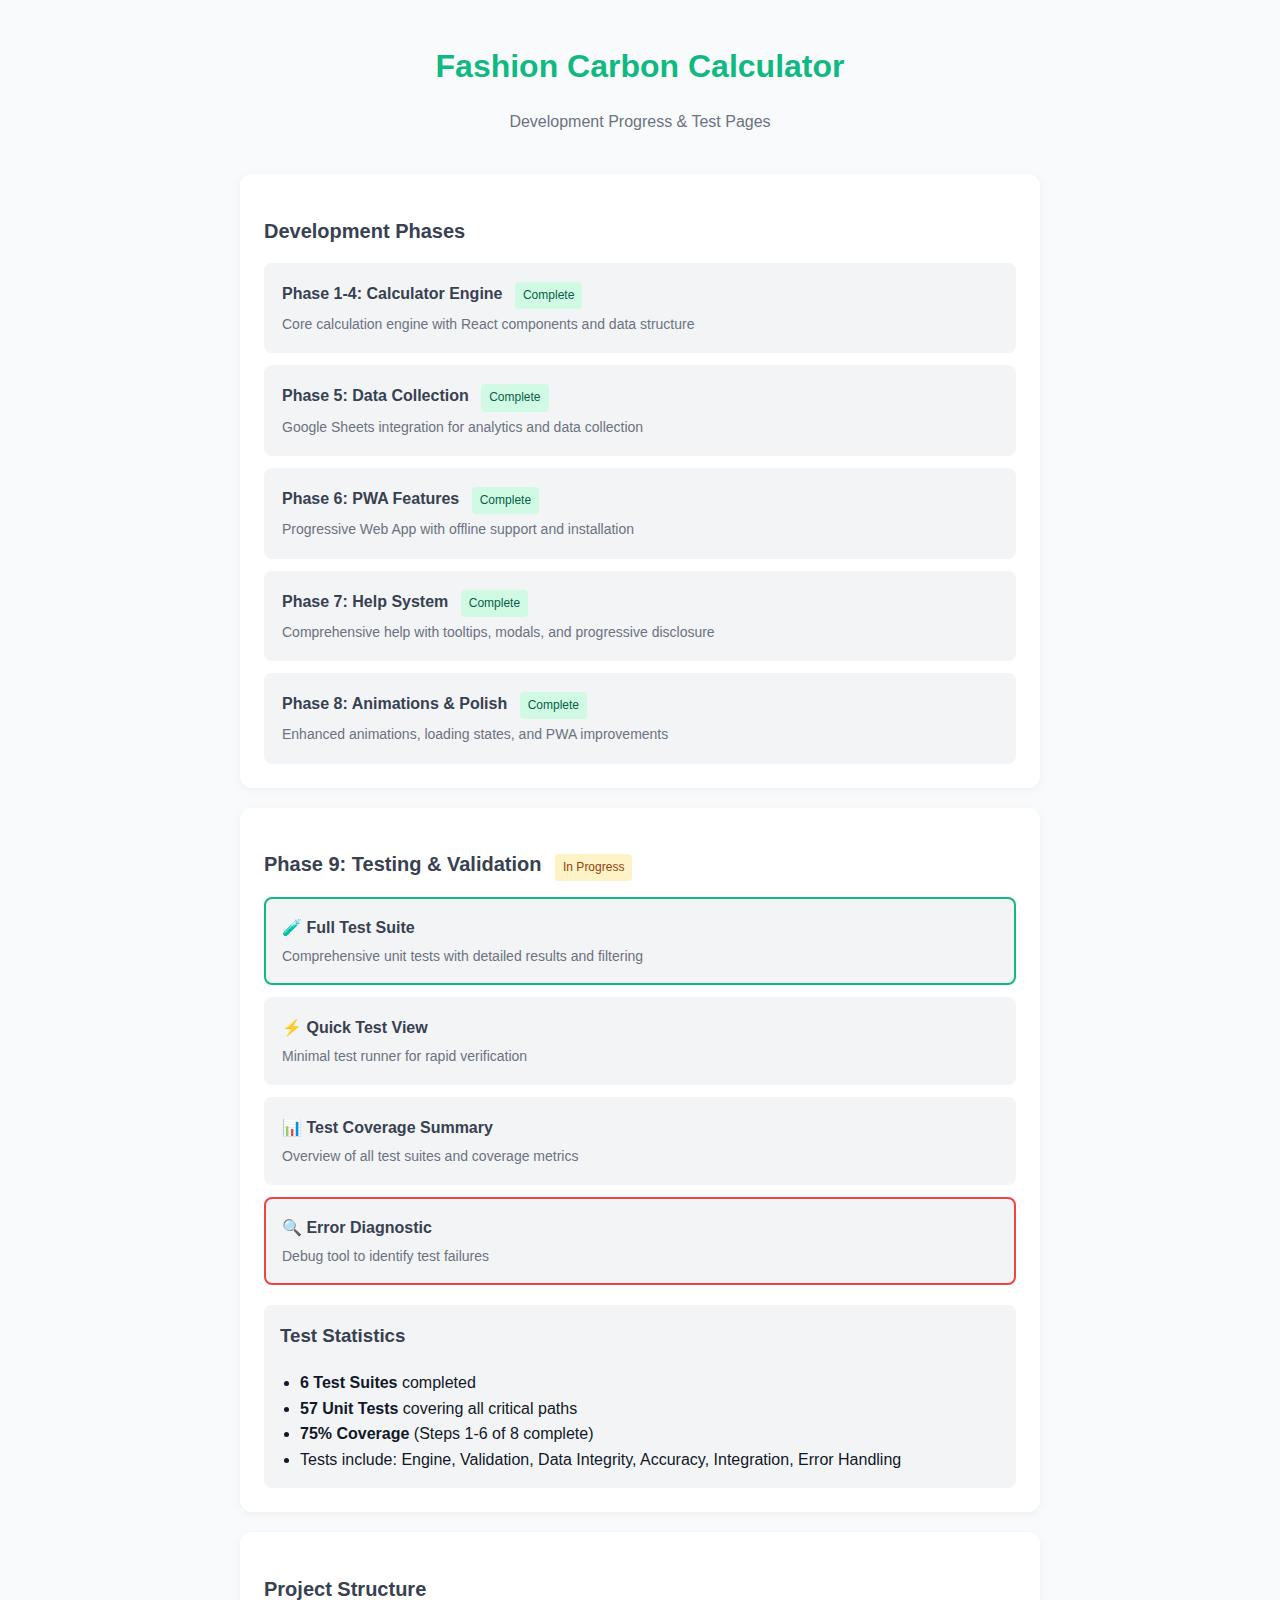
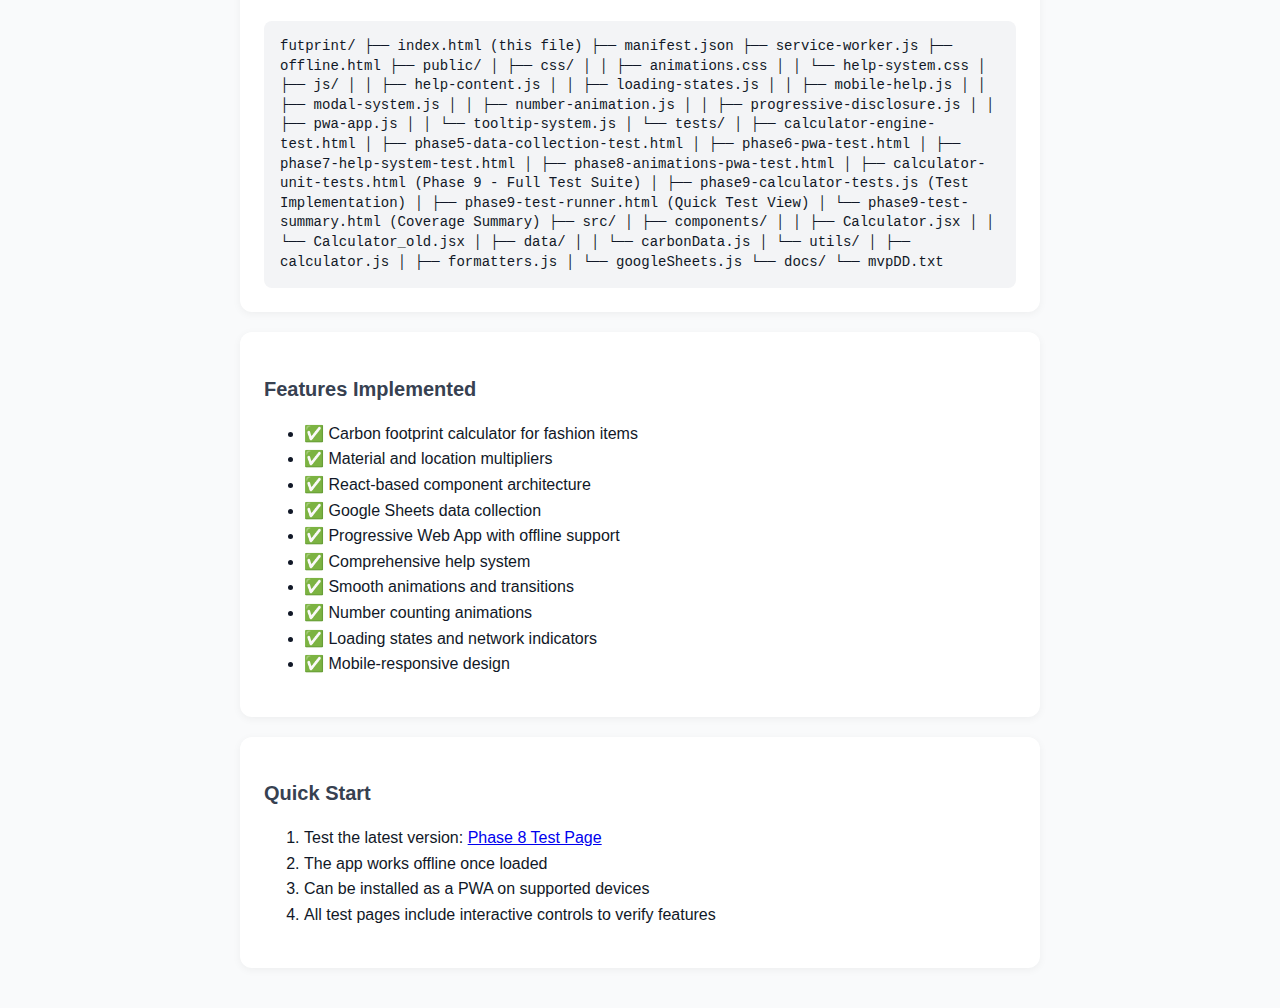
<file: index.html>
<!DOCTYPE html>
<html lang="en">
<head>
    <meta charset="UTF-8">
    <meta name="viewport" content="width=device-width, initial-scale=1.0">
    <title>Fashion Carbon Calculator - Development</title>
    <link rel="manifest" href="manifest.json">
    <meta name="theme-color" content="#10B981">
    
    <style>
        body {
            font-family: -apple-system, BlinkMacSystemFont, 'Segoe UI', Roboto, sans-serif;
            background: #F9FAFB;
            color: #111827;
            line-height: 1.6;
            margin: 0;
            padding: 20px;
        }
        
        .container {
            max-width: 800px;
            margin: 0 auto;
        }
        
        h1 {
            color: #10B981;
            text-align: center;
            margin-bottom: 10px;
        }
        
        .subtitle {
            text-align: center;
            color: #6B7280;
            margin-bottom: 40px;
        }
        
        .section {
            background: white;
            border-radius: 12px;
            padding: 24px;
            margin-bottom: 20px;
            box-shadow: 0 2px 8px rgba(0, 0, 0, 0.05);
        }
        
        h2 {
            color: #374151;
            font-size: 20px;
            margin-bottom: 16px;
        }
        
        .test-grid {
            display: grid;
            gap: 12px;
        }
        
        .test-link {
            display: block;
            padding: 16px;
            background: #F3F4F6;
            border-radius: 8px;
            text-decoration: none;
            color: #374151;
            transition: all 0.2s;
            border: 2px solid transparent;
        }
        
        .test-link:hover {
            background: #E5E7EB;
            border-color: #10B981;
            transform: translateY(-2px);
        }
        
        .test-title {
            font-weight: 600;
            margin-bottom: 4px;
        }
        
        .test-desc {
            font-size: 14px;
            color: #6B7280;
        }
        
        .directory-structure {
            background: #F3F4F6;
            padding: 16px;
            border-radius: 8px;
            font-family: 'Courier New', monospace;
            font-size: 14px;
            line-height: 1.4;
        }
        
        .status {
            display: inline-block;
            padding: 4px 8px;
            border-radius: 4px;
            font-size: 12px;
            font-weight: 500;
            margin-left: 8px;
        }
        
        .status.complete {
            background: #D1FAE5;
            color: #065F46;
        }
        
        .status.in-progress {
            background: #FEF3C7;
            color: #92400E;
        }
    </style>
</head>
<body>
    <div class="container">
        <h1>Fashion Carbon Calculator</h1>
        <p class="subtitle">Development Progress & Test Pages</p>
        
        <div class="section">
            <h2>Development Phases</h2>
            <div class="test-grid">
                <a href="public/tests/calculator-engine-test.html" class="test-link">
                    <div class="test-title">Phase 1-4: Calculator Engine <span class="status complete">Complete</span></div>
                    <div class="test-desc">Core calculation engine with React components and data structure</div>
                </a>
                
                <a href="public/tests/phase5-data-collection-test.html" class="test-link">
                    <div class="test-title">Phase 5: Data Collection <span class="status complete">Complete</span></div>
                    <div class="test-desc">Google Sheets integration for analytics and data collection</div>
                </a>
                
                <a href="public/tests/phase6-pwa-test.html" class="test-link">
                    <div class="test-title">Phase 6: PWA Features <span class="status complete">Complete</span></div>
                    <div class="test-desc">Progressive Web App with offline support and installation</div>
                </a>
                
                <a href="public/tests/phase7-help-system-test.html" class="test-link">
                    <div class="test-title">Phase 7: Help System <span class="status complete">Complete</span></div>
                    <div class="test-desc">Comprehensive help with tooltips, modals, and progressive disclosure</div>
                </a>
                
                <a href="public/tests/phase8-animations-pwa-test.html" class="test-link">
                    <div class="test-title">Phase 8: Animations & Polish <span class="status complete">Complete</span></div>
                    <div class="test-desc">Enhanced animations, loading states, and PWA improvements</div>
                </a>
            </div>
        </div>
        
        <div class="section">
            <h2>Phase 9: Testing & Validation <span class="status in-progress">In Progress</span></h2>
            <div class="test-grid">
                <a href="public/tests/calculator-unit-tests.html" class="test-link" style="border: 2px solid #10B981;">
                    <div class="test-title">🧪 Full Test Suite</div>
                    <div class="test-desc">Comprehensive unit tests with detailed results and filtering</div>
                </a>
                
                <a href="public/tests/phase9-test-runner.html" class="test-link">
                    <div class="test-title">⚡ Quick Test View</div>
                    <div class="test-desc">Minimal test runner for rapid verification</div>
                </a>
                
                <a href="public/tests/phase9-test-summary.html" class="test-link">
                    <div class="test-title">📊 Test Coverage Summary</div>
                    <div class="test-desc">Overview of all test suites and coverage metrics</div>
                </a>
                
                <a href="public/tests/phase9-error-diagnostic.html" class="test-link" style="border: 2px solid #EF4444;">
                    <div class="test-title">🔍 Error Diagnostic</div>
                    <div class="test-desc">Debug tool to identify test failures</div>
                </a>
            </div>
            
            <div style="margin-top: 20px; padding: 16px; background: #F3F4F6; border-radius: 8px;">
                <h3 style="margin-top: 0; color: #374151;">Test Statistics</h3>
                <ul style="margin: 0; padding-left: 20px;">
                    <li><strong>6 Test Suites</strong> completed</li>
                    <li><strong>57 Unit Tests</strong> covering all critical paths</li>
                    <li><strong>75% Coverage</strong> (Steps 1-6 of 8 complete)</li>
                    <li>Tests include: Engine, Validation, Data Integrity, Accuracy, Integration, Error Handling</li>
                </ul>
            </div>
        </div>
        
        <div class="section">
            <h2>Project Structure</h2>
            <div class="directory-structure">
futprint/
├── index.html (this file)
├── manifest.json
├── service-worker.js
├── offline.html
├── public/
│   ├── css/
│   │   ├── animations.css
│   │   └── help-system.css
│   ├── js/
│   │   ├── help-content.js
│   │   ├── loading-states.js
│   │   ├── mobile-help.js
│   │   ├── modal-system.js
│   │   ├── number-animation.js
│   │   ├── progressive-disclosure.js
│   │   ├── pwa-app.js
│   │   └── tooltip-system.js
│   └── tests/
│       ├── calculator-engine-test.html
│       ├── phase5-data-collection-test.html
│       ├── phase6-pwa-test.html
│       ├── phase7-help-system-test.html
│       ├── phase8-animations-pwa-test.html
│       ├── calculator-unit-tests.html (Phase 9 - Full Test Suite)
│       ├── phase9-calculator-tests.js (Test Implementation)
│       ├── phase9-test-runner.html (Quick Test View)
│       └── phase9-test-summary.html (Coverage Summary)
├── src/
│   ├── components/
│   │   ├── Calculator.jsx
│   │   └── Calculator_old.jsx
│   ├── data/
│   │   └── carbonData.js
│   └── utils/
│       ├── calculator.js
│       ├── formatters.js
│       └── googleSheets.js
└── docs/
    └── mvpDD.txt
            </div>
        </div>
        
        <div class="section">
            <h2>Features Implemented</h2>
            <ul>
                <li>✅ Carbon footprint calculator for fashion items</li>
                <li>✅ Material and location multipliers</li>
                <li>✅ React-based component architecture</li>
                <li>✅ Google Sheets data collection</li>
                <li>✅ Progressive Web App with offline support</li>
                <li>✅ Comprehensive help system</li>
                <li>✅ Smooth animations and transitions</li>
                <li>✅ Number counting animations</li>
                <li>✅ Loading states and network indicators</li>
                <li>✅ Mobile-responsive design</li>
            </ul>
        </div>
        
        <div class="section">
            <h2>Quick Start</h2>
            <ol>
                <li>Test the latest version: <a href="public/tests/phase8-animations-pwa-test.html">Phase 8 Test Page</a></li>
                <li>The app works offline once loaded</li>
                <li>Can be installed as a PWA on supported devices</li>
                <li>All test pages include interactive controls to verify features</li>
            </ol>
        </div>
    </div>
    
    <script>
        // Register service worker
        if ('serviceWorker' in navigator) {
            navigator.serviceWorker.register('/service-worker.js')
                .then(reg => console.log('Service Worker registered'))
                .catch(err => console.log('Service Worker registration failed:', err));
        }
    </script>
</body>
</html>
</file>
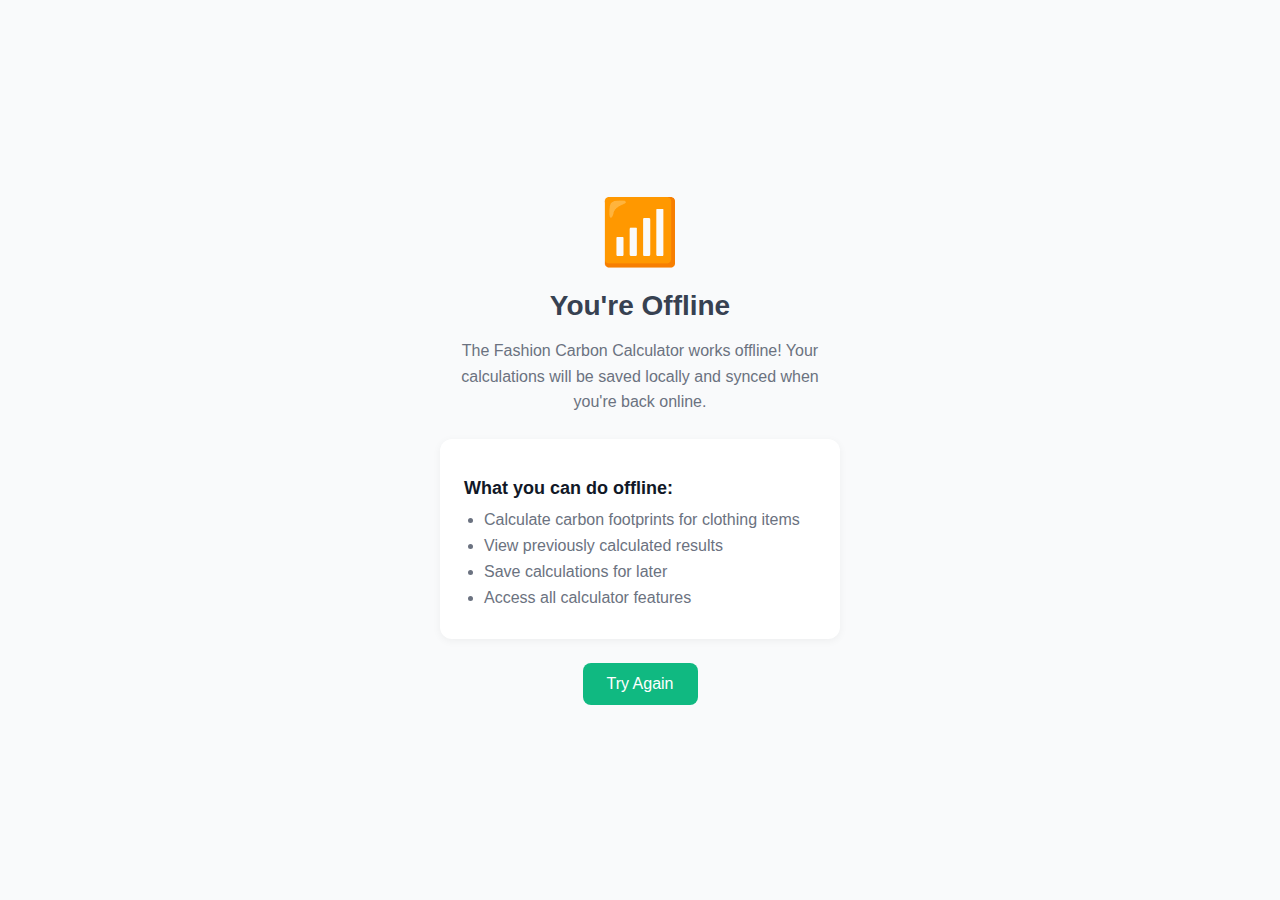
<file: offline.html>
<!DOCTYPE html>
<html lang="en">
<head>
    <meta charset="UTF-8">
    <meta name="viewport" content="width=device-width, initial-scale=1.0">
    <title>Offline - Fashion Carbon Calculator</title>
    <style>
        body {
            font-family: -apple-system, BlinkMacSystemFont, 'Segoe UI', Roboto, sans-serif;
            background: #F9FAFB;
            color: #111827;
            margin: 0;
            padding: 0;
            display: flex;
            align-items: center;
            justify-content: center;
            min-height: 100vh;
            text-align: center;
        }
        
        .offline-container {
            max-width: 400px;
            padding: 40px 20px;
        }
        
        .offline-icon {
            font-size: 64px;
            margin-bottom: 20px;
        }
        
        h1 {
            font-size: 28px;
            margin-bottom: 16px;
            color: #374151;
        }
        
        p {
            font-size: 16px;
            color: #6B7280;
            line-height: 1.6;
            margin-bottom: 24px;
        }
        
        .offline-features {
            background: white;
            border-radius: 12px;
            padding: 24px;
            box-shadow: 0 2px 8px rgba(0, 0, 0, 0.05);
            text-align: left;
        }
        
        .offline-features h2 {
            font-size: 18px;
            margin-bottom: 12px;
            color: #111827;
        }
        
        .offline-features ul {
            margin: 0;
            padding-left: 20px;
        }
        
        .offline-features li {
            margin-bottom: 8px;
            color: #6B7280;
        }
        
        .retry-button {
            display: inline-block;
            margin-top: 24px;
            padding: 12px 24px;
            background: #10B981;
            color: white;
            text-decoration: none;
            border-radius: 8px;
            font-weight: 500;
            transition: background 0.2s;
        }
        
        .retry-button:hover {
            background: #059669;
        }
    </style>
</head>
<body>
    <div class="offline-container">
        <div class="offline-icon">📶</div>
        <h1>You're Offline</h1>
        <p>The Fashion Carbon Calculator works offline! Your calculations will be saved locally and synced when you're back online.</p>
        
        <div class="offline-features">
            <h2>What you can do offline:</h2>
            <ul>
                <li>Calculate carbon footprints for clothing items</li>
                <li>View previously calculated results</li>
                <li>Save calculations for later</li>
                <li>Access all calculator features</li>
            </ul>
        </div>
        
        <a href="/" class="retry-button">Try Again</a>
    </div>
</body>
</html>
</file>
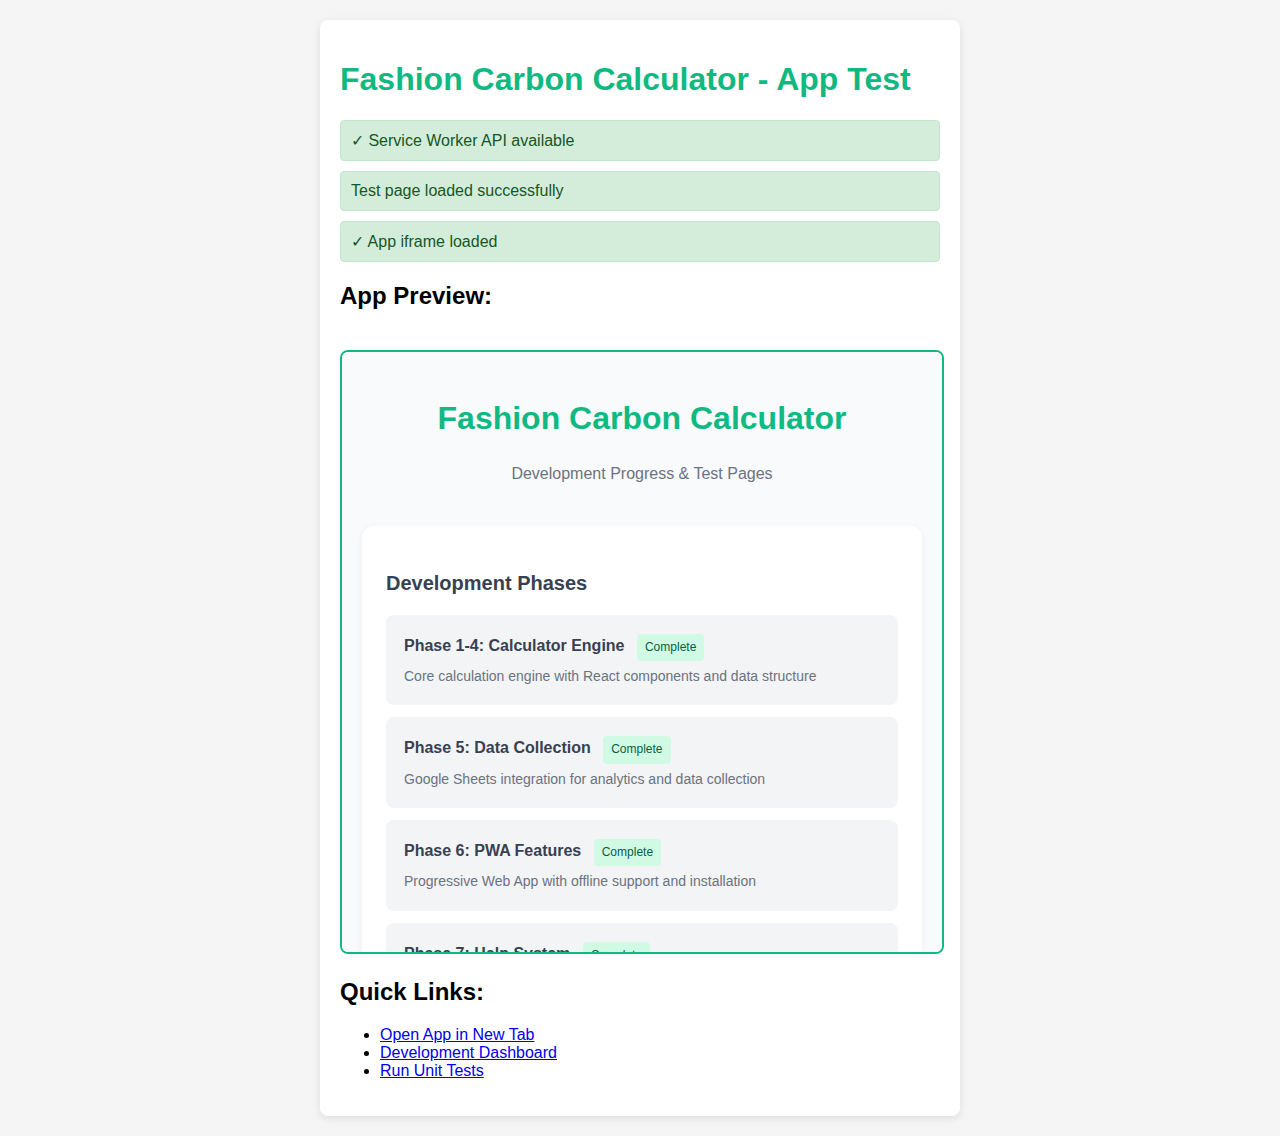
<file: test-app.html>
<!DOCTYPE html>
<html lang="en">
<head>
    <meta charset="UTF-8">
    <meta name="viewport" content="width=device-width, initial-scale=1.0">
    <title>Test Fashion Carbon Calculator</title>
    <style>
        body {
            font-family: -apple-system, BlinkMacSystemFont, 'Segoe UI', Roboto, sans-serif;
            margin: 20px;
            background: #f5f5f5;
        }
        .test-container {
            max-width: 600px;
            margin: 0 auto;
            background: white;
            padding: 20px;
            border-radius: 8px;
            box-shadow: 0 2px 8px rgba(0,0,0,0.1);
        }
        h1 {
            color: #10B981;
        }
        .status {
            padding: 10px;
            margin: 10px 0;
            border-radius: 4px;
        }
        .success {
            background: #d4edda;
            color: #155724;
            border: 1px solid #c3e6cb;
        }
        .error {
            background: #f8d7da;
            color: #721c24;
            border: 1px solid #f5c6cb;
        }
        .info {
            background: #d1ecf1;
            color: #0c5460;
            border: 1px solid #bee5eb;
        }
        iframe {
            width: 100%;
            height: 600px;
            border: 2px solid #10B981;
            border-radius: 8px;
            margin-top: 20px;
        }
    </style>
</head>
<body>
    <div class="test-container">
        <h1>Fashion Carbon Calculator - App Test</h1>
        
        <div id="status-container">
            <div class="status info">Loading test status...</div>
        </div>
        
        <h2>App Preview:</h2>
        <iframe src="index.html" id="app-frame"></iframe>
        
        <h2>Quick Links:</h2>
        <ul>
            <li><a href="index.html" target="_blank">Open App in New Tab</a></li>
            <li><a href="index-dev.html">Development Dashboard</a></li>
            <li><a href="public/tests/calculator-unit-tests.html">Run Unit Tests</a></li>
        </ul>
    </div>
    
    <script>
        const statusContainer = document.getElementById('status-container');
        const appFrame = document.getElementById('app-frame');
        
        function addStatus(message, type) {
            const div = document.createElement('div');
            div.className = `status ${type}`;
            div.textContent = message;
            statusContainer.appendChild(div);
        }
        
        // Clear initial status
        statusContainer.innerHTML = '';
        
        // Check service worker
        if ('serviceWorker' in navigator) {
            addStatus('✓ Service Worker API available', 'success');
        } else {
            addStatus('✗ Service Worker API not available', 'error');
        }
        
        // Check React
        try {
            if (window.React) {
                addStatus('✓ React loaded', 'success');
            }
        } catch (e) {
            addStatus('✗ React not loaded in parent frame', 'info');
        }
        
        // Monitor iframe load
        appFrame.addEventListener('load', () => {
            addStatus('✓ App iframe loaded', 'success');
            
            // Try to access iframe content (might fail due to same-origin policy)
            try {
                const iframeDoc = appFrame.contentDocument || appFrame.contentWindow.document;
                const root = iframeDoc.getElementById('root');
                if (root && root.children.length > 0) {
                    addStatus('✓ React app rendered in iframe', 'success');
                }
            } catch (e) {
                addStatus('✓ App loaded (cross-origin check blocked)', 'info');
            }
        });
        
        appFrame.addEventListener('error', (e) => {
            addStatus(`✗ Error loading app: ${e.message}`, 'error');
        });
        
        // Check for console errors
        window.addEventListener('error', (e) => {
            if (e.filename && e.filename.includes('index.html')) {
                addStatus(`✗ App error: ${e.message}`, 'error');
            }
        });
        
        addStatus('Test page loaded successfully', 'success');
    </script>
</body>
</html>
</file>
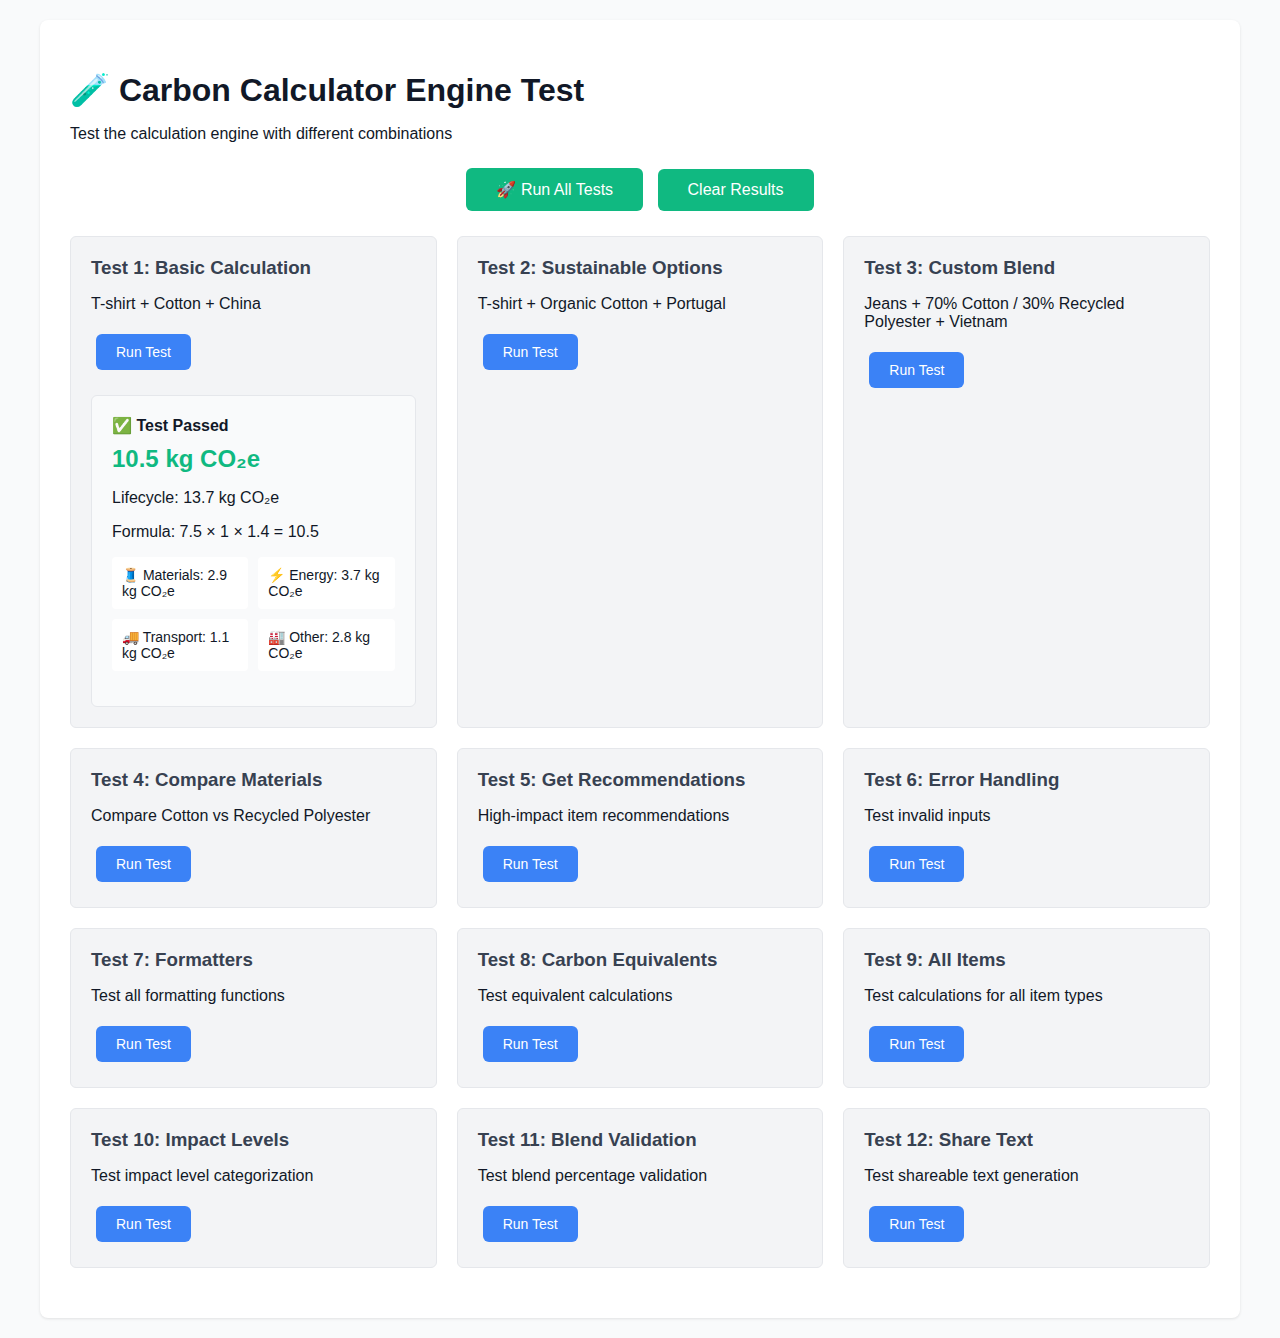
<file: public/tests/calculator-engine-test.html>
<!DOCTYPE html>
<html lang="en">
<head>
    <meta charset="UTF-8">
    <meta name="viewport" content="width=device-width, initial-scale=1.0">
    <title>Carbon Calculator Engine Test</title>
    <style>
        body {
            font-family: -apple-system, BlinkMacSystemFont, 'Segoe UI', Roboto, sans-serif;
            max-width: 1200px;
            margin: 0 auto;
            padding: 20px;
            background: #f9fafb;
            color: #111827;
        }
        .container {
            background: white;
            padding: 30px;
            border-radius: 8px;
            box-shadow: 0 1px 3px rgba(0,0,0,0.1);
        }
        h1 {
            margin-bottom: 10px;
        }
        .test-grid {
            display: grid;
            grid-template-columns: repeat(auto-fit, minmax(300px, 1fr));
            gap: 20px;
            margin: 20px 0;
        }
        .test-card {
            background: #f3f4f6;
            padding: 20px;
            border-radius: 6px;
            border: 1px solid #e5e7eb;
        }
        .test-card h3 {
            margin: 0 0 15px 0;
            color: #374151;
        }
        button {
            background: #3b82f6;
            color: white;
            border: none;
            padding: 10px 20px;
            border-radius: 6px;
            cursor: pointer;
            font-size: 14px;
            margin: 5px;
        }
        button:hover {
            background: #2563eb;
        }
        button.secondary {
            background: #6b7280;
        }
        button.secondary:hover {
            background: #4b5563;
        }
        .result {
            margin-top: 20px;
            padding: 20px;
            background: #f9fafb;
            border-radius: 6px;
            border: 1px solid #e5e7eb;
        }
        .result h4 {
            margin: 0 0 10px 0;
            color: #111827;
        }
        .value {
            font-size: 24px;
            font-weight: bold;
            color: #10b981;
            margin: 10px 0;
        }
        .breakdown {
            display: grid;
            grid-template-columns: repeat(2, 1fr);
            gap: 10px;
            margin: 15px 0;
        }
        .breakdown-item {
            padding: 10px;
            background: white;
            border-radius: 4px;
            font-size: 14px;
        }
        .error {
            color: #ef4444;
            padding: 10px;
            background: #fee;
            border-radius: 4px;
            margin: 10px 0;
        }
        .success {
            color: #10b981;
            padding: 10px;
            background: #f0fdf4;
            border-radius: 4px;
            margin: 10px 0;
        }
        pre {
            background: #1f2937;
            color: #f3f4f6;
            padding: 15px;
            border-radius: 6px;
            overflow-x: auto;
            font-size: 12px;
        }
        .equivalents {
            margin: 15px 0;
            padding: 15px;
            background: #fef3c7;
            border-radius: 6px;
        }
        .impact-level {
            display: inline-block;
            padding: 5px 15px;
            border-radius: 20px;
            font-weight: 600;
            margin: 10px 0;
        }
        .impact-low { background: #d1fae5; color: #065f46; }
        .impact-medium { background: #fed7aa; color: #92400e; }
        .impact-high { background: #fed7d7; color: #991b1b; }
        .impact-very-high { background: #fee2e2; color: #991b1b; }
        .recommendations {
            margin-top: 15px;
            padding: 15px;
            background: #eff6ff;
            border-radius: 6px;
        }
        .recommendation-item {
            margin: 10px 0;
            padding: 10px;
            background: white;
            border-radius: 4px;
        }
        .all-tests {
            margin: 20px 0;
            text-align: center;
        }
        .all-tests button {
            background: #10b981;
            font-size: 16px;
            padding: 12px 30px;
        }
        .all-tests button:hover {
            background: #059669;
        }
        table {
            width: 100%;
            border-collapse: collapse;
            margin: 10px 0;
        }
        th, td {
            padding: 8px;
            text-align: left;
            border-bottom: 1px solid #e5e7eb;
        }
        th {
            background: #f3f4f6;
            font-weight: 600;
        }
        .loading {
            color: #6b7280;
            padding: 20px;
            text-align: center;
        }
    </style>
</head>
<body>
    <div class="container">
        <h1>🧪 Carbon Calculator Engine Test</h1>
        <p>Test the calculation engine with different combinations</p>

        <div class="all-tests">
            <button id="run-all-btn">🚀 Run All Tests</button>
            <button id="clear-btn" class="secondary">Clear Results</button>
        </div>

        <div id="loading-message" class="loading">Loading modules...</div>

        <div class="test-grid" style="display: none;">
            <!-- Test 1: Basic Calculation -->
            <div class="test-card">
                <h3>Test 1: Basic Calculation</h3>
                <p>T-shirt + Cotton + China</p>
                <button data-test="1">Run Test</button>
                <div id="test1-result"></div>
            </div>

            <!-- Test 2: Sustainable Options -->
            <div class="test-card">
                <h3>Test 2: Sustainable Options</h3>
                <p>T-shirt + Organic Cotton + Portugal</p>
                <button data-test="2">Run Test</button>
                <div id="test2-result"></div>
            </div>

            <!-- Test 3: Custom Blend -->
            <div class="test-card">
                <h3>Test 3: Custom Blend</h3>
                <p>Jeans + 70% Cotton / 30% Recycled Polyester + Vietnam</p>
                <button data-test="3">Run Test</button>
                <div id="test3-result"></div>
            </div>

            <!-- Test 4: Comparison -->
            <div class="test-card">
                <h3>Test 4: Compare Materials</h3>
                <p>Compare Cotton vs Recycled Polyester</p>
                <button data-test="4">Run Test</button>
                <div id="test4-result"></div>
            </div>

            <!-- Test 5: Recommendations -->
            <div class="test-card">
                <h3>Test 5: Get Recommendations</h3>
                <p>High-impact item recommendations</p>
                <button data-test="5">Run Test</button>
                <div id="test5-result"></div>
            </div>

            <!-- Test 6: Error Handling -->
            <div class="test-card">
                <h3>Test 6: Error Handling</h3>
                <p>Test invalid inputs</p>
                <button data-test="6">Run Test</button>
                <div id="test6-result"></div>
            </div>

            <!-- Test 7: Formatters -->
            <div class="test-card">
                <h3>Test 7: Formatters</h3>
                <p>Test all formatting functions</p>
                <button data-test="7">Run Test</button>
                <div id="test7-result"></div>
            </div>

            <!-- Test 8: Equivalents -->
            <div class="test-card">
                <h3>Test 8: Carbon Equivalents</h3>
                <p>Test equivalent calculations</p>
                <button data-test="8">Run Test</button>
                <div id="test8-result"></div>
            </div>

            <!-- Test 9: All Items -->
            <div class="test-card">
                <h3>Test 9: All Items</h3>
                <p>Test calculations for all item types</p>
                <button data-test="9">Run Test</button>
                <div id="test9-result"></div>
            </div>

            <!-- Test 10: Impact Levels -->
            <div class="test-card">
                <h3>Test 10: Impact Levels</h3>
                <p>Test impact level categorization</p>
                <button data-test="10">Run Test</button>
                <div id="test10-result"></div>
            </div>

            <!-- Test 11: Blend Validation -->
            <div class="test-card">
                <h3>Test 11: Blend Validation</h3>
                <p>Test blend percentage validation</p>
                <button data-test="11">Run Test</button>
                <div id="test11-result"></div>
            </div>

            <!-- Test 12: Share Text -->
            <div class="test-card">
                <h3>Test 12: Share Text</h3>
                <p>Test shareable text generation</p>
                <button data-test="12">Run Test</button>
                <div id="test12-result"></div>
            </div>
        </div>
    </div>

    <script type="module">
        // Import modules with absolute paths from web server root
        import { CARBON_DATA, getMaterialsForItem } from '/src/data/carbonData.js';
        import calculator from '/src/utils/calculator.js';
        import formatters from '/src/utils/formatters.js';

        // Store modules globally for easier access
        window.testModules = {
            CARBON_DATA,
            calculator,
            formatters
        };

        // Test functions
        const testFunctions = {
            // Test 1: Basic Calculation
            runTest1: function() {
                try {
                    const result = calculator.calculateCarbon('tshirt', 'cotton', 'china');
                    
                    document.getElementById('test1-result').innerHTML = `
                        <div class="result">
                            <h4>✅ Test Passed</h4>
                            <div class="value">${formatters.formatCO2(result.manufacturing)}</div>
                            <p>Lifecycle: ${formatters.formatCO2(result.lifecycle)}</p>
                            <p>Formula: ${result.calculation.formula}</p>
                            <div class="breakdown">
                                <div class="breakdown-item">🧵 Materials: ${formatters.formatCO2(result.breakdown.materials)}</div>
                                <div class="breakdown-item">⚡ Energy: ${formatters.formatCO2(result.breakdown.energy)}</div>
                                <div class="breakdown-item">🚚 Transport: ${formatters.formatCO2(result.breakdown.transport)}</div>
                                <div class="breakdown-item">🏭 Other: ${formatters.formatCO2(result.breakdown.other)}</div>
                            </div>
                        </div>
                    `;
                } catch (error) {
                    document.getElementById('test1-result').innerHTML = `
                        <div class="error">❌ Test Failed: ${error.message}</div>
                    `;
                }
            },

            // Test 2: Sustainable Options
            runTest2: function() {
                try {
                    const result = calculator.calculateCarbon('tshirt', 'organic_cotton', 'portugal');
                    const impact = formatters.getImpactLevel(result.manufacturing);
                    
                    document.getElementById('test2-result').innerHTML = `
                        <div class="result">
                            <h4>✅ Test Passed</h4>
                            <div class="value">${formatters.formatCO2(result.manufacturing)}</div>
                            <span class="impact-level impact-${impact.level}">${impact.emoji} ${impact.label}</span>
                            <p>${impact.description}</p>
                            <p>Range: ${formatters.formatRange(result.manufacturingRange.min, result.manufacturingRange.max)}</p>
                        </div>
                    `;
                } catch (error) {
                    document.getElementById('test2-result').innerHTML = `
                        <div class="error">❌ Test Failed: ${error.message}</div>
                    `;
                }
            },

            // Test 3: Custom Blend
            runTest3: function() {
                try {
                    const customBlend = {
                        components: [
                            { material: 'cotton', percentage: 70 },
                            { material: 'recycled_polyester', percentage: 30 }
                        ]
                    };
                    const result = calculator.calculateCarbon('jeans', customBlend, 'vietnam');
                    
                    document.getElementById('test3-result').innerHTML = `
                        <div class="result">
                            <h4>✅ Test Passed</h4>
                            <div class="value">${formatters.formatCO2(result.manufacturing)}</div>
                            <p>Blend Multiplier: ${result.calculation.materialMultiplier}</p>
                            <p>Material: ${formatters.formatMaterial(customBlend)}</p>
                            <table>
                                <tr>
                                    <th>Component</th>
                                    <th>Percentage</th>
                                    <th>Multiplier</th>
                                </tr>
                                <tr>
                                    <td>Cotton</td>
                                    <td>70%</td>
                                    <td>1.0</td>
                                </tr>
                                <tr>
                                    <td>Recycled Polyester</td>
                                    <td>30%</td>
                                    <td>0.35</td>
                                </tr>
                            </table>
                        </div>
                    `;
                } catch (error) {
                    document.getElementById('test3-result').innerHTML = `
                        <div class="error">❌ Test Failed: ${error.message}</div>
                    `;
                }
            },

            // Test 4: Comparison
            runTest4: function() {
                try {
                    const calc1 = calculator.calculateCarbon('tshirt', 'cotton', 'global');
                    const calc2 = calculator.calculateCarbon('tshirt', 'recycled_polyester', 'global');
                    const comparison = calculator.compareCalculations(calc2, calc1);
                    
                    document.getElementById('test4-result').innerHTML = `
                        <div class="result">
                            <h4>✅ Test Passed</h4>
                            <p><strong>Cotton:</strong> ${formatters.formatCO2(calc1.manufacturing)}</p>
                            <p><strong>Recycled Polyester:</strong> ${formatters.formatCO2(calc2.manufacturing)}</p>
                            <div class="success">
                                Recycled polyester has ${comparison.comparison}
                            </div>
                            <p>Difference: ${formatters.formatCO2(comparison.difference)}</p>
                        </div>
                    `;
                } catch (error) {
                    document.getElementById('test4-result').innerHTML = `
                        <div class="error">❌ Test Failed: ${error.message}</div>
                    `;
                }
            },

            // Test 5: Recommendations
            runTest5: function() {
                try {
                    const result = calculator.calculateCarbon('jeans', 'cotton', 'china');
                    const recommendations = calculator.getRecommendations(result);
                    
                    let recHtml = '<div class="recommendations">';
                    recommendations.forEach(rec => {
                        recHtml += `
                            <div class="recommendation-item">
                                <h5>${rec.title}</h5>
                                <p>${rec.description}</p>
                            </div>
                        `;
                    });
                    recHtml += '</div>';
                    
                    document.getElementById('test5-result').innerHTML = `
                        <div class="result">
                            <h4>✅ Test Passed</h4>
                            <p>Found ${recommendations.length} recommendations</p>
                            ${recHtml}
                        </div>
                    `;
                } catch (error) {
                    document.getElementById('test5-result').innerHTML = `
                        <div class="error">❌ Test Failed: ${error.message}</div>
                    `;
                }
            },

            // Test 6: Error Handling
            runTest6: function() {
                const tests = [
                    { itemId: 'invalid_item', material: 'cotton', locationId: 'global', expectedError: 'Invalid item' },
                    { itemId: 'tshirt', material: 'invalid_material', locationId: 'global', expectedError: 'Invalid material' },
                    { itemId: 'tshirt', material: 'cotton', locationId: 'invalid_location', expectedError: 'Invalid location' },
                    { itemId: 'tshirt', material: { components: [{ material: 'cotton', percentage: 50 }] }, locationId: 'global', expectedError: 'Percentages must sum to 100%' }
                ];

                let resultsHtml = '<div class="result"><h4>Error Handling Tests</h4>';
                let passCount = 0;

                tests.forEach((test, index) => {
                    try {
                        calculator.calculateCarbon(test.itemId, test.material, test.locationId);
                        resultsHtml += `<div class="error">Test ${index + 1}: ❌ Expected error but none thrown</div>`;
                    } catch (error) {
                        if (error.message.includes(test.expectedError)) {
                            resultsHtml += `<div class="success">Test ${index + 1}: ✅ Correct error: "${error.message}"</div>`;
                            passCount++;
                        } else {
                            resultsHtml += `<div class="error">Test ${index + 1}: ❌ Wrong error: "${error.message}"</div>`;
                        }
                    }
                });

                resultsHtml += `<p><strong>${passCount}/${tests.length} tests passed</strong></p></div>`;
                document.getElementById('test6-result').innerHTML = resultsHtml;
            },

            // Test 7: Formatters
            runTest7: function() {
                const tests = [
                    { func: 'formatCO2', args: [10.5], expected: '10.5 kg CO₂e' },
                    { func: 'formatCO2', args: [10.5, false], expected: '11 kg CO₂e' },
                    { func: 'formatRange', args: [5.2, 9.8], expected: '5.2 - 9.8 kg' },
                    { func: 'formatPercentage', args: [65.4], expected: '65.4%' },
                    { func: 'formatPercentage', args: [15.5, true], expected: '+15.5%' },
                    { func: 'formatNumber', args: [1234567], expected: '1,234,567' },
                    { func: 'getImpactEmoji', args: [3], expected: '🟢' },
                    { func: 'getImpactEmoji', args: [10], expected: '🟡' },
                    { func: 'getImpactEmoji', args: [25], expected: '🟠' },
                    { func: 'getImpactEmoji', args: [35], expected: '🔴' }
                ];

                let resultsHtml = '<div class="result"><h4>Formatter Tests</h4><table><tr><th>Function</th><th>Input</th><th>Output</th><th>Status</th></tr>';

                tests.forEach(test => {
                    const result = formatters[test.func](...test.args);
                    const passed = result === test.expected;
                    resultsHtml += `
                        <tr>
                            <td>${test.func}</td>
                            <td>${JSON.stringify(test.args)}</td>
                            <td>${result}</td>
                            <td>${passed ? '✅' : '❌'}</td>
                        </tr>
                    `;
                });

                resultsHtml += '</table></div>';
                document.getElementById('test7-result').innerHTML = resultsHtml;
            },

            // Test 8: Equivalents
            runTest8: function() {
                try {
                    const co2Value = 10;
                    const equivalents = calculator.getEquivalents(co2Value);
                    
                    let equivHtml = '<div class="equivalents">';
                    Object.entries(equivalents).forEach(([key, equiv]) => {
                        equivHtml += `<p>${formatters.formatEquivalent(equiv)}</p>`;
                    });
                    equivHtml += '</div>';
                    
                    document.getElementById('test8-result').innerHTML = `
                        <div class="result">
                            <h4>✅ Test Passed</h4>
                            <p>For ${formatters.formatCO2(co2Value)}:</p>
                            ${equivHtml}
                        </div>
                    `;
                } catch (error) {
                    document.getElementById('test8-result').innerHTML = `
                        <div class="error">❌ Test Failed: ${error.message}</div>
                    `;
                }
            },

            // Test 9: All Items
            runTest9: function() {
                const items = Object.keys(CARBON_DATA.ITEMS);
                let resultsHtml = '<div class="result"><h4>All Items Test</h4><table><tr><th>Item</th><th>Default Material</th><th>Carbon (kg)</th><th>Status</th></tr>';

                items.forEach(itemId => {
                    try {
                        const item = CARBON_DATA.ITEMS[itemId];
                        const result = calculator.calculateCarbon(itemId, item.defaultMaterial, 'global');
                        resultsHtml += `
                            <tr>
                                <td>${item.emoji} ${item.name}</td>
                                <td>${item.defaultMaterial}</td>
                                <td>${result.manufacturing}</td>
                                <td>✅</td>
                            </tr>
                        `;
                    } catch (error) {
                        resultsHtml += `
                            <tr>
                                <td>${itemId}</td>
                                <td colspan="2">${error.message}</td>
                                <td>❌</td>
                            </tr>
                        `;
                    }
                });

                resultsHtml += '</table></div>';
                document.getElementById('test9-result').innerHTML = resultsHtml;
            },

            // Test 10: Impact Levels
            runTest10: function() {
                const testValues = [2, 8, 20, 35];
                let resultsHtml = '<div class="result"><h4>Impact Level Tests</h4>';

                testValues.forEach(value => {
                    const impact = formatters.getImpactLevel(value);
                    resultsHtml += `
                        <div style="margin: 10px 0;">
                            <span class="impact-level impact-${impact.level}">${impact.emoji} ${value} kg: ${impact.label}</span>
                        </div>
                    `;
                });

                resultsHtml += '</div>';
                document.getElementById('test10-result').innerHTML = resultsHtml;
            },

            // Test 11: Blend Validation
            runTest11: function() {
                const blendTests = [
                    {
                        name: 'Valid 100%',
                        blend: { components: [{ material: 'cotton', percentage: 60 }, { material: 'polyester', percentage: 40 }] },
                        shouldPass: true
                    },
                    {
                        name: 'Invalid 80%',
                        blend: { components: [{ material: 'cotton', percentage: 50 }, { material: 'polyester', percentage: 30 }] },
                        shouldPass: false
                    },
                    {
                        name: 'Invalid 120%',
                        blend: { components: [{ material: 'cotton', percentage: 70 }, { material: 'polyester', percentage: 50 }] },
                        shouldPass: false
                    },
                    {
                        name: 'Three Materials',
                        blend: { components: [
                            { material: 'cotton', percentage: 50 },
                            { material: 'polyester', percentage: 30 },
                            { material: 'elastane', percentage: 20 }
                        ]},
                        shouldPass: true
                    }
                ];

                let resultsHtml = '<div class="result"><h4>Blend Validation Tests</h4>';

                blendTests.forEach(test => {
                    try {
                        const multiplier = calculator.calculateBlendMultiplier(test.blend.components);
                        if (test.shouldPass) {
                            resultsHtml += `<div class="success">${test.name}: ✅ Valid (multiplier: ${multiplier.toFixed(3)})</div>`;
                        } else {
                            resultsHtml += `<div class="error">${test.name}: ❌ Should have failed but didn't</div>`;
                        }
                    } catch (error) {
                        if (!test.shouldPass) {
                            resultsHtml += `<div class="success">${test.name}: ✅ Correctly rejected (${error.message})</div>`;
                        } else {
                            resultsHtml += `<div class="error">${test.name}: ❌ Should have passed (${error.message})</div>`;
                        }
                    }
                });

                resultsHtml += '</div>';
                document.getElementById('test11-result').innerHTML = resultsHtml;
            },

            // Test 12: Share Text
            runTest12: function() {
                try {
                    const result = calculator.calculateCarbon('dress', 'polyester', 'bangladesh');
                    const shareText = formatters.createShareText(result);
                    
                    document.getElementById('test12-result').innerHTML = `
                        <div class="result">
                            <h4>✅ Test Passed</h4>
                            <p>Generated share text:</p>
                            <pre>${shareText}</pre>
                        </div>
                    `;
                } catch (error) {
                    document.getElementById('test12-result').innerHTML = `
                        <div class="error">❌ Test Failed: ${error.message}</div>
                    `;
                }
            }
        };

        // Run all tests
        function runAllTests() {
            for (let i = 1; i <= 12; i++) {
                testFunctions[`runTest${i}`]();
            }
        }

        // Clear all results
        function clearAllResults() {
            for (let i = 1; i <= 12; i++) {
                document.getElementById(`test${i}-result`).innerHTML = '';
            }
        }

        // Set up event listeners after DOM is loaded
        document.addEventListener('DOMContentLoaded', () => {
            // Hide loading message and show tests
            document.getElementById('loading-message').style.display = 'none';
            document.querySelector('.test-grid').style.display = 'grid';

            // Set up button event listeners
            document.getElementById('run-all-btn').addEventListener('click', runAllTests);
            document.getElementById('clear-btn').addEventListener('click', clearAllResults);

            // Set up individual test buttons
            document.querySelectorAll('button[data-test]').forEach(button => {
                button.addEventListener('click', (e) => {
                    const testNum = e.target.getAttribute('data-test');
                    testFunctions[`runTest${testNum}`]();
                });
            });

            // Auto-run Test 1
            testFunctions.runTest1();
        });
    </script>
</body>
</html>
</file>
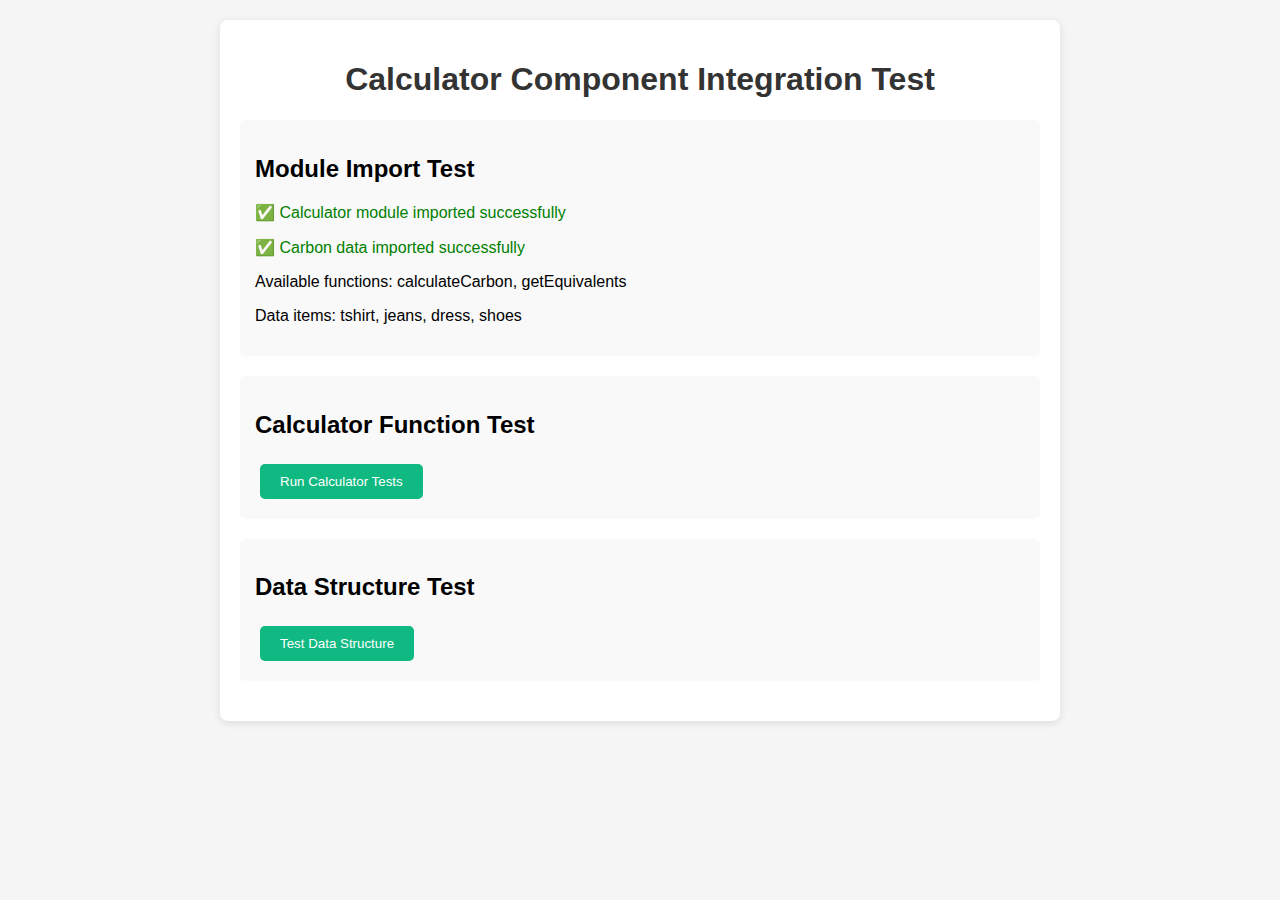
<file: public/tests/calculator-integration-test.html>
<!DOCTYPE html>
<html lang="en">
<head>
    <meta charset="UTF-8">
    <meta name="viewport" content="width=device-width, initial-scale=1.0">
    <title>Calculator Component Integration Test</title>
    <style>
        body {
            font-family: -apple-system, BlinkMacSystemFont, 'Segoe UI', Roboto, sans-serif;
            margin: 20px;
            background: #f5f5f5;
        }
        .container {
            max-width: 800px;
            margin: 0 auto;
            background: white;
            padding: 20px;
            border-radius: 8px;
            box-shadow: 0 2px 8px rgba(0,0,0,0.1);
        }
        h1 {
            text-align: center;
            color: #333;
        }
        .test-section {
            margin: 20px 0;
            padding: 15px;
            background: #f9f9f9;
            border-radius: 5px;
        }
        .success { color: green; }
        .error { color: red; }
        button {
            background: #10B981;
            color: white;
            border: none;
            padding: 10px 20px;
            border-radius: 5px;
            cursor: pointer;
            margin: 5px;
        }
        button:hover {
            background: #059669;
        }
    </style>
</head>
<body>
    <div class="container">
        <h1>Calculator Component Integration Test</h1>
        
        <div class="test-section">
            <h2>Module Import Test</h2>
            <div id="importTest"></div>
        </div>
        
        <div class="test-section">
            <h2>Calculator Function Test</h2>
            <button onclick="testCalculator()">Run Calculator Tests</button>
            <div id="calculatorTest"></div>
        </div>
        
        <div class="test-section">
            <h2>Data Structure Test</h2>
            <button onclick="testDataStructure()">Test Data Structure</button>
            <div id="dataTest"></div>
        </div>
    </div>

    <script type="module">
        // Import the modules
        import { calculateCarbon, getEquivalents } from '/src/utils/calculator.js';
        import { CARBON_DATA } from '/src/data/carbonData.js';
        
        // Make functions available globally for button clicks
        window.calculateCarbon = calculateCarbon;
        window.getEquivalents = getEquivalents;
        window.CARBON_DATA = CARBON_DATA;
        
        // Test imports
        const importDiv = document.getElementById('importTest');
        try {
            importDiv.innerHTML = `
                <p class="success">✅ Calculator module imported successfully</p>
                <p class="success">✅ Carbon data imported successfully</p>
                <p>Available functions: calculateCarbon, getEquivalents</p>
                <p>Data items: ${Object.keys(CARBON_DATA.ITEMS).join(', ')}</p>
            `;
        } catch (error) {
            importDiv.innerHTML = `<p class="error">❌ Import error: ${error.message}</p>`;
        }
        
        // Calculator test function
        window.testCalculator = function() {
            const testDiv = document.getElementById('calculatorTest');
            let html = '<h3>Test Results:</h3>';
            
            try {
                // Test 1: Basic calculation
                const result1 = calculateCarbon('tshirt', 'cotton', 'global');
                html += `<p class="success">✅ Basic calculation: T-shirt, Cotton, Global = ${result1.manufacturing} kg CO2e</p>`;
                
                // Test 2: With blend
                const result2 = calculateCarbon('jeans', 'cotton_elastane_blend', 'china');
                html += `<p class="success">✅ Blend calculation: Jeans, Cotton/Elastane, China = ${result2.manufacturing} kg CO2e</p>`;
                
                // Test 3: Custom blend
                const customBlend = {
                    components: [
                        { material: 'cotton', percentage: 70 },
                        { material: 'polyester', percentage: 30 }
                    ]
                };
                const result3 = calculateCarbon('dress', customBlend, 'portugal');
                html += `<p class="success">✅ Custom blend: Dress, 70/30 Cotton/Polyester, EU = ${result3.manufacturing} kg CO2e</p>`;
                
                // Test 4: Equivalents
                const equiv = getEquivalents(10);
                html += `<p class="success">✅ Equivalents for 10kg CO2e: ${JSON.stringify(equiv.driving)} miles driving</p>`;
                
            } catch (error) {
                html += `<p class="error">❌ Test error: ${error.message}</p>`;
            }
            
            testDiv.innerHTML = html;
        };
        
        // Data structure test
        window.testDataStructure = function() {
            const dataDiv = document.getElementById('dataTest');
            let html = '<h3>Data Structure:</h3>';
            
            try {
                html += '<h4>Items:</h4><ul>';
                Object.entries(CARBON_DATA.ITEMS).forEach(([id, item]) => {
                    html += `<li>${item.emoji} ${item.name}: ${item.baseCarbon} kg base carbon</li>`;
                });
                html += '</ul>';
                
                html += '<h4>Materials:</h4><ul>';
                Object.entries(CARBON_DATA.MATERIALS).forEach(([id, material]) => {
                    html += `<li>${material.name}: ${material.multiplier}x multiplier</li>`;
                });
                html += '</ul>';
                
                html += '<h4>Locations:</h4><ul>';
                Object.entries(CARBON_DATA.LOCATIONS).forEach(([id, location]) => {
                    html += `<li>${location.name}: ${location.multiplier}x multiplier</li>`;
                });
                html += '</ul>';
                
            } catch (error) {
                html += `<p class="error">❌ Data error: ${error.message}</p>`;
            }
            
            dataDiv.innerHTML = html;
        };
    </script>
</body>
</html>
</file>
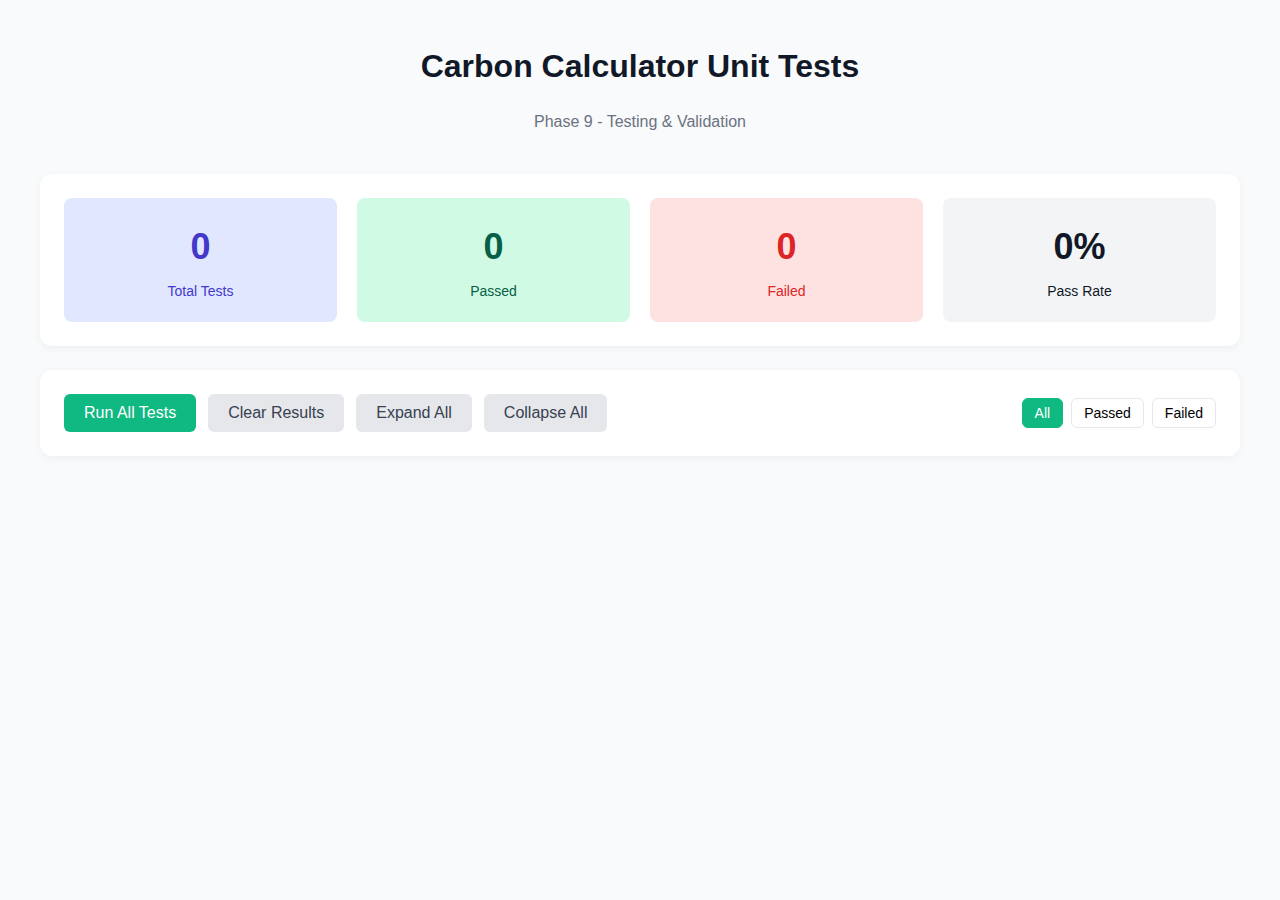
<file: public/tests/calculator-unit-tests.html>
<!DOCTYPE html>
<html lang="en">
<head>
    <meta charset="UTF-8">
    <meta name="viewport" content="width=device-width, initial-scale=1.0">
    <title>Calculator Unit Tests - Phase 9</title>
    
    <style>
        body {
            font-family: -apple-system, BlinkMacSystemFont, 'Segoe UI', Roboto, sans-serif;
            background: #F9FAFB;
            color: #111827;
            margin: 0;
            padding: 20px;
            line-height: 1.6;
        }
        
        .container {
            max-width: 1200px;
            margin: 0 auto;
        }
        
        h1 {
            color: #111827;
            text-align: center;
            margin-bottom: 10px;
        }
        
        .subtitle {
            text-align: center;
            color: #6B7280;
            margin-bottom: 40px;
        }
        
        .test-summary {
            background: white;
            border-radius: 12px;
            padding: 24px;
            margin-bottom: 24px;
            box-shadow: 0 2px 8px rgba(0, 0, 0, 0.05);
            display: grid;
            grid-template-columns: repeat(auto-fit, minmax(200px, 1fr));
            gap: 20px;
        }
        
        .summary-card {
            text-align: center;
            padding: 20px;
            border-radius: 8px;
            background: #F3F4F6;
        }
        
        .summary-card.total {
            background: #E0E7FF;
            color: #4338CA;
        }
        
        .summary-card.passed {
            background: #D1FAE5;
            color: #065F46;
        }
        
        .summary-card.failed {
            background: #FEE2E2;
            color: #DC2626;
        }
        
        .summary-number {
            font-size: 36px;
            font-weight: 700;
            margin-bottom: 4px;
        }
        
        .summary-label {
            font-size: 14px;
            font-weight: 500;
        }
        
        .test-controls {
            background: white;
            border-radius: 12px;
            padding: 24px;
            margin-bottom: 24px;
            box-shadow: 0 2px 8px rgba(0, 0, 0, 0.05);
            display: flex;
            gap: 12px;
            align-items: center;
        }
        
        .btn {
            padding: 10px 20px;
            border: none;
            border-radius: 6px;
            font-size: 16px;
            font-weight: 500;
            cursor: pointer;
            transition: all 0.2s;
        }
        
        .btn-primary {
            background: #10B981;
            color: white;
        }
        
        .btn-primary:hover {
            background: #059669;
        }
        
        .btn-secondary {
            background: #E5E7EB;
            color: #374151;
        }
        
        .btn-secondary:hover {
            background: #D1D5DB;
        }
        
        .test-suite {
            background: white;
            border-radius: 12px;
            padding: 24px;
            margin-bottom: 20px;
            box-shadow: 0 2px 8px rgba(0, 0, 0, 0.05);
        }
        
        .suite-header {
            display: flex;
            justify-content: space-between;
            align-items: center;
            margin-bottom: 20px;
            padding-bottom: 16px;
            border-bottom: 2px solid #E5E7EB;
        }
        
        .suite-title {
            font-size: 20px;
            font-weight: 600;
            color: #374151;
            display: flex;
            align-items: center;
            gap: 12px;
        }
        
        .suite-status {
            display: flex;
            gap: 8px;
            font-size: 14px;
        }
        
        .status-badge {
            padding: 4px 12px;
            border-radius: 20px;
            font-weight: 500;
        }
        
        .status-badge.passed {
            background: #D1FAE5;
            color: #065F46;
        }
        
        .status-badge.failed {
            background: #FEE2E2;
            color: #DC2626;
        }
        
        .test-case {
            padding: 16px;
            margin-bottom: 12px;
            border-radius: 8px;
            background: #F9FAFB;
            border: 1px solid #E5E7EB;
            transition: all 0.2s;
        }
        
        .test-case:hover {
            background: #F3F4F6;
        }
        
        .test-case.passed {
            border-left: 4px solid #10B981;
        }
        
        .test-case.failed {
            border-left: 4px solid #EF4444;
        }
        
        .test-header {
            display: flex;
            justify-content: space-between;
            align-items: center;
            margin-bottom: 8px;
        }
        
        .test-name {
            font-weight: 600;
            color: #374151;
        }
        
        .test-status {
            font-size: 20px;
        }
        
        .test-details {
            font-size: 14px;
            color: #6B7280;
            display: none;
        }
        
        .test-case.expanded .test-details {
            display: block;
            margin-top: 12px;
            padding-top: 12px;
            border-top: 1px solid #E5E7EB;
        }
        
        .test-detail-row {
            display: flex;
            justify-content: space-between;
            margin-bottom: 4px;
        }
        
        .test-message {
            margin-top: 8px;
            font-style: italic;
        }
        
        .loading {
            text-align: center;
            padding: 40px;
            color: #6B7280;
        }
        
        .filter-buttons {
            display: flex;
            gap: 8px;
            margin-left: auto;
        }
        
        .filter-btn {
            padding: 6px 12px;
            border: 1px solid #E5E7EB;
            background: white;
            border-radius: 6px;
            font-size: 14px;
            cursor: pointer;
            transition: all 0.2s;
        }
        
        .filter-btn.active {
            background: #10B981;
            color: white;
            border-color: #10B981;
        }
        
        .collapsible {
            cursor: pointer;
            user-select: none;
        }
        
        .collapsible::before {
            content: '▶';
            display: inline-block;
            margin-right: 8px;
            transition: transform 0.2s;
        }
        
        .collapsible.expanded::before {
            transform: rotate(90deg);
        }
        
        .error-trace {
            background: #FEE2E2;
            color: #DC2626;
            padding: 12px;
            border-radius: 6px;
            font-family: 'Courier New', monospace;
            font-size: 12px;
            margin-top: 12px;
        }
        
        .progress-bar {
            width: 100%;
            height: 8px;
            background: #E5E7EB;
            border-radius: 4px;
            overflow: hidden;
            margin-top: 20px;
        }
        
        .progress-fill {
            height: 100%;
            background: #10B981;
            transition: width 0.3s ease;
        }
        
        @media (max-width: 768px) {
            .test-controls {
                flex-wrap: wrap;
            }
            
            .filter-buttons {
                width: 100%;
                margin-top: 12px;
            }
        }
    </style>
</head>
<body>
    <div class="container">
        <h1>Carbon Calculator Unit Tests</h1>
        <p class="subtitle">Phase 9 - Testing & Validation</p>
        
        <!-- Test Summary -->
        <div class="test-summary" id="testSummary">
            <div class="summary-card total">
                <div class="summary-number" id="totalTests">0</div>
                <div class="summary-label">Total Tests</div>
            </div>
            <div class="summary-card passed">
                <div class="summary-number" id="passedTests">0</div>
                <div class="summary-label">Passed</div>
            </div>
            <div class="summary-card failed">
                <div class="summary-number" id="failedTests">0</div>
                <div class="summary-label">Failed</div>
            </div>
            <div class="summary-card">
                <div class="summary-number" id="passRate">0%</div>
                <div class="summary-label">Pass Rate</div>
            </div>
        </div>
        
        <!-- Test Controls -->
        <div class="test-controls">
            <button class="btn btn-primary" onclick="runAllTests()">Run All Tests</button>
            <button class="btn btn-secondary" onclick="clearResults()">Clear Results</button>
            <button class="btn btn-secondary" onclick="expandAll()">Expand All</button>
            <button class="btn btn-secondary" onclick="collapseAll()">Collapse All</button>
            
            <div class="filter-buttons">
                <button class="filter-btn active" onclick="filterTests('all')" data-filter="all">All</button>
                <button class="filter-btn" onclick="filterTests('passed')" data-filter="passed">Passed</button>
                <button class="filter-btn" onclick="filterTests('failed')" data-filter="failed">Failed</button>
            </div>
        </div>
        
        <!-- Test Results -->
        <div id="testResults">
            <div class="loading">Click "Run All Tests" to begin testing...</div>
        </div>
    </div>
    
    <!-- Load test file -->
    <script src="phase9-calculator-tests.js"></script>
    
    <script>
        let currentFilter = 'all';
        
        function runAllTests() {
            const resultsContainer = document.getElementById('testResults');
            resultsContainer.innerHTML = '<div class="loading">Running tests...</div>';
            
            // Run tests after a short delay to show loading state
            setTimeout(() => {
                const results = window.CalculatorTests.runTests();
                displayResults(results);
                updateSummary(results);
            }, 100);
        }
        
        function displayResults(results) {
            const resultsContainer = document.getElementById('testResults');
            resultsContainer.innerHTML = '';
            
            results.suites.forEach(suite => {
                const suiteElement = createSuiteElement(suite);
                resultsContainer.appendChild(suiteElement);
            });
        }
        
        function createSuiteElement(suite) {
            const suiteDiv = document.createElement('div');
            suiteDiv.className = 'test-suite';
            
            const passedCount = suite.tests.filter(t => t.passed).length;
            const failedCount = suite.tests.length - passedCount;
            
            suiteDiv.innerHTML = `
                <div class="suite-header">
                    <h3 class="suite-title collapsible expanded" onclick="toggleSuite(this)">
                        ${formatSuiteName(suite.name)}
                    </h3>
                    <div class="suite-status">
                        <span class="status-badge passed">${passedCount} passed</span>
                        <span class="status-badge failed">${failedCount} failed</span>
                    </div>
                </div>
                <div class="suite-tests">
                    ${suite.tests.map(test => createTestElement(test)).join('')}
                </div>
                <div class="progress-bar">
                    <div class="progress-fill" style="width: ${(passedCount / suite.tests.length) * 100}%"></div>
                </div>
            `;
            
            return suiteDiv;
        }
        
        function createTestElement(test) {
            const status = test.passed ? 'passed' : 'failed';
            const icon = test.passed ? '✅' : '❌';
            
            return `
                <div class="test-case ${status}" onclick="toggleTest(this)" data-status="${status}">
                    <div class="test-header">
                        <span class="test-name">${test.name}</span>
                        <span class="test-status">${icon}</span>
                    </div>
                    <div class="test-details">
                        ${test.expected !== undefined ? `
                            <div class="test-detail-row">
                                <span>Expected:</span>
                                <code>${JSON.stringify(test.expected)}</code>
                            </div>
                        ` : ''}
                        ${test.actual !== undefined ? `
                            <div class="test-detail-row">
                                <span>Actual:</span>
                                <code>${JSON.stringify(test.actual)}</code>
                            </div>
                        ` : ''}
                        ${test.message ? `
                            <div class="test-message">${test.message}</div>
                        ` : ''}
                        ${test.error ? `
                            <div class="error-trace">${test.error}</div>
                        ` : ''}
                    </div>
                </div>
            `;
        }
        
        function formatSuiteName(name) {
            // Convert camelCase to Title Case
            return name
                .replace(/([A-Z])/g, ' $1')
                .replace(/^test /, '')
                .trim()
                .split(' ')
                .map(word => word.charAt(0).toUpperCase() + word.slice(1))
                .join(' ');
        }
        
        function updateSummary(results) {
            document.getElementById('totalTests').textContent = results.total;
            document.getElementById('passedTests').textContent = results.passed;
            document.getElementById('failedTests').textContent = results.failed;
            
            const passRate = results.total > 0 
                ? Math.round((results.passed / results.total) * 100) 
                : 0;
            document.getElementById('passRate').textContent = passRate + '%';
        }
        
        function toggleSuite(element) {
            element.classList.toggle('expanded');
            const tests = element.closest('.test-suite').querySelector('.suite-tests');
            tests.style.display = element.classList.contains('expanded') ? 'block' : 'none';
        }
        
        function toggleTest(element) {
            element.classList.toggle('expanded');
        }
        
        function expandAll() {
            document.querySelectorAll('.collapsible').forEach(el => {
                el.classList.add('expanded');
                const tests = el.closest('.test-suite').querySelector('.suite-tests');
                if (tests) tests.style.display = 'block';
            });
            document.querySelectorAll('.test-case').forEach(el => {
                el.classList.add('expanded');
            });
        }
        
        function collapseAll() {
            document.querySelectorAll('.collapsible').forEach(el => {
                el.classList.remove('expanded');
                const tests = el.closest('.test-suite').querySelector('.suite-tests');
                if (tests) tests.style.display = 'none';
            });
            document.querySelectorAll('.test-case').forEach(el => {
                el.classList.remove('expanded');
            });
        }
        
        function filterTests(filter) {
            currentFilter = filter;
            
            // Update button states
            document.querySelectorAll('.filter-btn').forEach(btn => {
                btn.classList.toggle('active', btn.dataset.filter === filter);
            });
            
            // Show/hide tests
            document.querySelectorAll('.test-case').forEach(test => {
                if (filter === 'all') {
                    test.style.display = 'block';
                } else {
                    test.style.display = test.dataset.status === filter ? 'block' : 'none';
                }
            });
            
            // Update suite visibility
            document.querySelectorAll('.test-suite').forEach(suite => {
                const hasVisibleTests = Array.from(suite.querySelectorAll('.test-case'))
                    .some(test => test.style.display !== 'none');
                suite.style.display = hasVisibleTests ? 'block' : 'none';
            });
        }
        
        function clearResults() {
            document.getElementById('testResults').innerHTML = 
                '<div class="loading">Click "Run All Tests" to begin testing...</div>';
            updateSummary({ total: 0, passed: 0, failed: 0 });
        }
        
        // Auto-run tests on load
        window.addEventListener('load', () => {
            // Auto-run tests
            runAllTests();
        });
    </script>
</body>
</html>
</file>
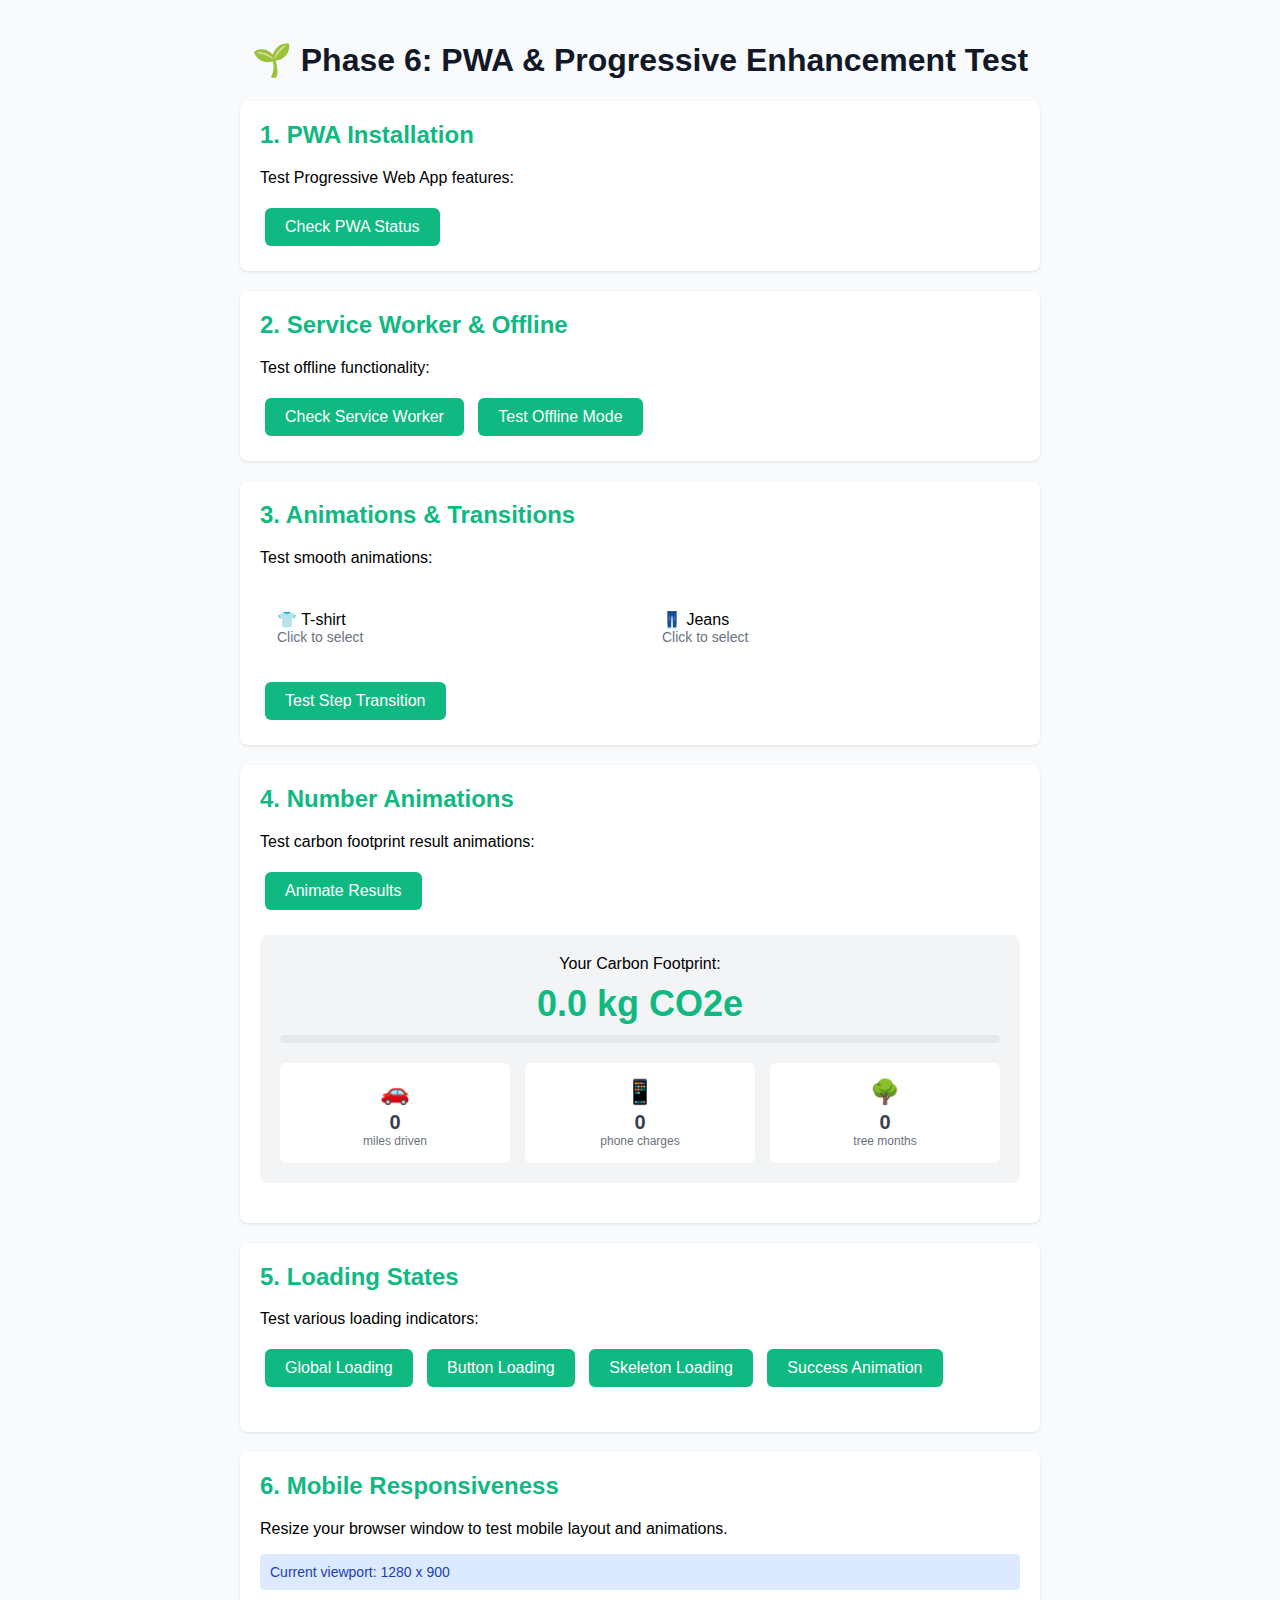
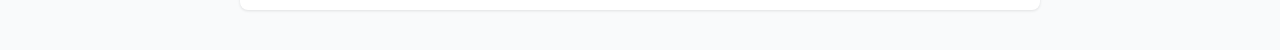
<file: public/tests/phase6-pwa-test.html>
<!DOCTYPE html>
<html lang="en">
<head>
    <meta charset="UTF-8">
    <meta name="viewport" content="width=device-width, initial-scale=1.0">
    <title>Phase 6: PWA & Progressive Enhancement Test</title>
    
    <!-- PWA Meta Tags -->
    <meta name="theme-color" content="#10B981">
    <meta name="apple-mobile-web-app-capable" content="yes">
    <meta name="apple-mobile-web-app-status-bar-style" content="default">
    <link rel="manifest" href="/manifest.json">
    
    <!-- Styles -->
    <link rel="stylesheet" href="../css/animations.css">
    <style>
        body {
            font-family: -apple-system, BlinkMacSystemFont, 'Segoe UI', Roboto, sans-serif;
            margin: 0;
            padding: 20px;
            background-color: #F9FAFB;
        }
        
        .container {
            max-width: 800px;
            margin: 0 auto;
        }
        
        h1 {
            color: #111827;
            text-align: center;
        }
        
        .test-section {
            background: white;
            border-radius: 8px;
            padding: 20px;
            margin-bottom: 20px;
            box-shadow: 0 1px 3px rgba(0, 0, 0, 0.1);
        }
        
        .test-section h2 {
            color: #10B981;
            margin-top: 0;
        }
        
        .btn {
            background: #10B981;
            color: white;
            border: none;
            padding: 10px 20px;
            border-radius: 6px;
            cursor: pointer;
            margin: 5px;
            font-size: 16px;
        }
        
        .btn:disabled {
            opacity: 0.5;
            cursor: not-allowed;
        }
        
        #installButton {
            display: none;
            background: #3B82F6;
        }
        
        .status {
            padding: 10px;
            border-radius: 4px;
            margin-top: 10px;
            font-size: 14px;
        }
        
        .status.success {
            background: #D1FAE5;
            color: #065F46;
        }
        
        .status.error {
            background: #FEE2E2;
            color: #991B1B;
        }
        
        .status.info {
            background: #DBEAFE;
            color: #1E40AF;
        }
        
        .carbon-result {
            background: #F3F4F6;
            padding: 20px;
            border-radius: 8px;
            text-align: center;
            margin: 20px 0;
        }
        
        .carbon-value {
            font-size: 36px;
            font-weight: bold;
            color: #10B981;
            margin: 10px 0;
        }
        
        .equivalents {
            display: grid;
            grid-template-columns: repeat(auto-fit, minmax(150px, 1fr));
            gap: 15px;
            margin-top: 20px;
        }
        
        .equivalent-item {
            background: white;
            padding: 15px;
            border-radius: 6px;
            text-align: center;
        }
        
        .equivalent-icon {
            font-size: 24px;
            margin-bottom: 5px;
        }
        
        .equivalent-value {
            font-size: 20px;
            font-weight: bold;
            color: #374151;
        }
        
        .card {
            background: white;
            padding: 15px;
            border-radius: 6px;
            margin: 10px 0;
            cursor: pointer;
            border: 2px solid transparent;
        }
        
        .card.selected {
            border-color: #10B981;
        }
        
        .progress-demo {
            margin: 20px 0;
        }
        
        .carbon-progress {
            height: 8px;
            background: #E5E7EB;
            border-radius: 4px;
            overflow: hidden;
            margin: 10px 0;
        }
        
        .carbon-progress-fill {
            height: 100%;
            background: #10B981;
            width: 0;
        }
        
        /* Loading styles inline for testing */
        .loading-overlay {
            position: fixed;
            top: 0;
            left: 0;
            right: 0;
            bottom: 0;
            background: rgba(255, 255, 255, 0.9);
            display: flex;
            align-items: center;
            justify-content: center;
            opacity: 0;
            visibility: hidden;
            transition: opacity 0.3s, visibility 0.3s;
            z-index: 9999;
        }
        
        .loading-overlay.active {
            opacity: 1;
            visibility: visible;
        }
        
        .loading-spinner {
            text-align: center;
        }
        
        .spinner {
            width: 40px;
            height: 40px;
            margin: 0 auto 20px;
            border: 3px solid #E5E7EB;
            border-top: 3px solid #10B981;
            border-radius: 50%;
            animation: spin 1s linear infinite;
        }
        
        .button-spinner {
            display: inline-block;
            width: 14px;
            height: 14px;
            border: 2px solid #ffffff;
            border-top: 2px solid transparent;
            border-radius: 50%;
            animation: spin 0.8s linear infinite;
            margin-right: 8px;
        }
        
        .skeleton {
            background: linear-gradient(90deg, #f0f0f0 25%, #e0e0e0 50%, #f0f0f0 75%);
            background-size: 1000px 100%;
            animation: shimmer 2s infinite;
            height: 20px;
            border-radius: 4px;
            margin: 10px 0;
        }
        
        .success-overlay {
            position: fixed;
            top: 50%;
            left: 50%;
            transform: translate(-50%, -50%);
            background: white;
            padding: 40px;
            border-radius: 12px;
            box-shadow: 0 10px 25px rgba(0, 0, 0, 0.1);
            text-align: center;
            animation: fadeIn 0.3s ease;
        }
        
        .checkmark {
            width: 52px;
            height: 52px;
            margin-bottom: 16px;
        }
        
        .checkmark-circle,
        .checkmark-check {
            stroke: #10B981;
            stroke-width: 2;
            fill: none;
        }
    </style>
</head>
<body>
    <div class="container">
        <h1>🌱 Phase 6: PWA & Progressive Enhancement Test</h1>
        
        <!-- PWA Installation Test -->
        <div class="test-section">
            <h2>1. PWA Installation</h2>
            <p>Test Progressive Web App features:</p>
            <button id="installButton" class="btn">Install App</button>
            <button onclick="checkPWAStatus()" class="btn">Check PWA Status</button>
            <div id="pwaStatus" class="status info" style="display: none;"></div>
        </div>
        
        <!-- Service Worker Test -->
        <div class="test-section">
            <h2>2. Service Worker & Offline</h2>
            <p>Test offline functionality:</p>
            <button onclick="checkServiceWorker()" class="btn">Check Service Worker</button>
            <button onclick="testOfflineMode()" class="btn">Test Offline Mode</button>
            <div id="swStatus" class="status info" style="display: none;"></div>
        </div>
        
        <!-- Animation Tests -->
        <div class="test-section">
            <h2>3. Animations & Transitions</h2>
            <p>Test smooth animations:</p>
            
            <!-- Card hover animations -->
            <div style="display: grid; grid-template-columns: repeat(2, 1fr); gap: 10px;">
                <div class="card" onclick="selectCard(this)">
                    <div>👕 T-shirt</div>
                    <div style="color: #6B7280; font-size: 14px;">Click to select</div>
                </div>
                <div class="card" onclick="selectCard(this)">
                    <div>👖 Jeans</div>
                    <div style="color: #6B7280; font-size: 14px;">Click to select</div>
                </div>
            </div>
            
            <button onclick="testStepTransition()" class="btn" style="margin-top: 10px;">Test Step Transition</button>
            <div id="stepContainer" class="step-container" style="margin-top: 10px; padding: 20px; background: #F3F4F6; border-radius: 8px; display: none;">
                Step content with fade-in animation
            </div>
        </div>
        
        <!-- Number Animation Test -->
        <div class="test-section">
            <h2>4. Number Animations</h2>
            <p>Test carbon footprint result animations:</p>
            <button onclick="animateResults()" class="btn">Animate Results</button>
            
            <div class="carbon-result">
                <div>Your Carbon Footprint:</div>
                <div class="carbon-value">0.0 kg CO2e</div>
                
                <div class="carbon-progress">
                    <div class="carbon-progress-fill"></div>
                </div>
                
                <div class="equivalents">
                    <div class="equivalent-item">
                        <div class="equivalent-icon">🚗</div>
                        <div class="equivalent-driving equivalent-value">0</div>
                        <div style="font-size: 12px; color: #6B7280;">miles driven</div>
                    </div>
                    <div class="equivalent-item">
                        <div class="equivalent-icon">📱</div>
                        <div class="equivalent-phone equivalent-value">0</div>
                        <div style="font-size: 12px; color: #6B7280;">phone charges</div>
                    </div>
                    <div class="equivalent-item">
                        <div class="equivalent-icon">🌳</div>
                        <div class="equivalent-tree equivalent-value">0</div>
                        <div style="font-size: 12px; color: #6B7280;">tree months</div>
                    </div>
                </div>
            </div>
        </div>
        
        <!-- Loading States Test -->
        <div class="test-section">
            <h2>5. Loading States</h2>
            <p>Test various loading indicators:</p>
            <button onclick="testGlobalLoading()" class="btn">Global Loading</button>
            <button onclick="testButtonLoading(this)" class="btn">Button Loading</button>
            <button onclick="testSkeletonLoading()" class="btn">Skeleton Loading</button>
            <button onclick="testSuccessAnimation()" class="btn">Success Animation</button>
            
            <div id="skeletonContainer" style="margin-top: 20px;"></div>
        </div>
        
        <!-- Mobile Responsiveness Test -->
        <div class="test-section">
            <h2>6. Mobile Responsiveness</h2>
            <p>Resize your browser window to test mobile layout and animations.</p>
            <div class="status info">Current viewport: <span id="viewportSize"></span></div>
        </div>
    </div>
    
    <!-- Scripts -->
    <script src="../js/pwa-app.js"></script>
    <script src="../js/number-animation.js"></script>
    <script src="../js/loading-states.js"></script>
    
    <script>
        // Update viewport size
        function updateViewportSize() {
            document.getElementById('viewportSize').textContent = `${window.innerWidth} x ${window.innerHeight}`;
        }
        updateViewportSize();
        window.addEventListener('resize', updateViewportSize);
        
        // Check PWA status
        function checkPWAStatus() {
            const status = document.getElementById('pwaStatus');
            status.style.display = 'block';
            
            const checks = [];
            
            // Check if running as installed PWA
            if (window.pwaFunctions && window.pwaFunctions.isStandalone()) {
                checks.push('✅ Running as installed PWA');
            } else {
                checks.push('ℹ️ Running in browser');
            }
            
            // Check manifest
            if (document.querySelector('link[rel="manifest"]')) {
                checks.push('✅ Manifest linked');
            } else {
                checks.push('❌ Manifest not found');
            }
            
            // Check HTTPS
            if (location.protocol === 'https:' || location.hostname === 'localhost') {
                checks.push('✅ Secure context (HTTPS/localhost)');
            } else {
                checks.push('❌ Not in secure context');
            }
            
            status.innerHTML = checks.join('<br>');
        }
        
        // Check service worker
        function checkServiceWorker() {
            const status = document.getElementById('swStatus');
            status.style.display = 'block';
            
            if ('serviceWorker' in navigator) {
                navigator.serviceWorker.getRegistration().then(reg => {
                    if (reg) {
                        status.className = 'status success';
                        status.textContent = `✅ Service Worker active (scope: ${reg.scope})`;
                    } else {
                        status.className = 'status error';
                        status.textContent = '❌ Service Worker not registered';
                    }
                });
            } else {
                status.className = 'status error';
                status.textContent = '❌ Service Worker not supported';
            }
        }
        
        // Test offline mode
        function testOfflineMode() {
            const status = document.getElementById('swStatus');
            status.style.display = 'block';
            status.className = 'status info';
            status.textContent = 'To test offline: Open DevTools → Network → Set to Offline → Refresh page';
        }
        
        // Card selection
        function selectCard(card) {
            document.querySelectorAll('.card').forEach(c => c.classList.remove('selected'));
            card.classList.add('selected');
        }
        
        // Step transition
        function testStepTransition() {
            const container = document.getElementById('stepContainer');
            if (container.style.display === 'none') {
                container.style.display = 'block';
                container.classList.add('entering');
                setTimeout(() => container.classList.remove('entering'), 300);
            } else {
                container.classList.add('leaving');
                setTimeout(() => {
                    container.style.display = 'none';
                    container.classList.remove('leaving');
                }, 300);
            }
        }
        
        // Animate results
        function animateResults() {
            const carbonValue = 25.5;
            const equivalents = {
                driving: 102,
                phoneCharges: 3108,
                treeMonths: 4
            };
            
            // Use the number animation functions
            if (window.numberAnimations) {
                window.numberAnimations.initializeResultAnimations(carbonValue, equivalents);
            }
        }
        
        // Test loading states
        function testGlobalLoading() {
            window.loadingManager.showLoading('Calculating carbon footprint...');
            setTimeout(() => {
                window.loadingManager.hideLoading();
            }, 2000);
        }
        
        function testButtonLoading(button) {
            window.loadingManager.setButtonLoading(button, true, 'Processing...');
            setTimeout(() => {
                window.loadingManager.setButtonLoading(button, false);
            }, 2000);
        }
        
        function testSkeletonLoading() {
            const container = document.getElementById('skeletonContainer');
            window.loadingManager.showSkeletonLoading(container, 2);
            setTimeout(() => {
                container.innerHTML = '<div class="status success">Content loaded!</div>';
            }, 2000);
        }
        
        function testSuccessAnimation() {
            const successDiv = document.createElement('div');
            successDiv.style.position = 'relative';
            successDiv.style.height = '100px';
            document.querySelector('.test-section:last-child').appendChild(successDiv);
            window.loadingManager.showSuccess(successDiv, 'Calculation complete!');
        }
        
        // Add loading styles dynamically
        if (window.loadingStyles) {
            const styleSheet = document.createElement('style');
            styleSheet.textContent = window.loadingStyles;
            document.head.appendChild(styleSheet);
        }
    </script>
</body>
</html>
</file>
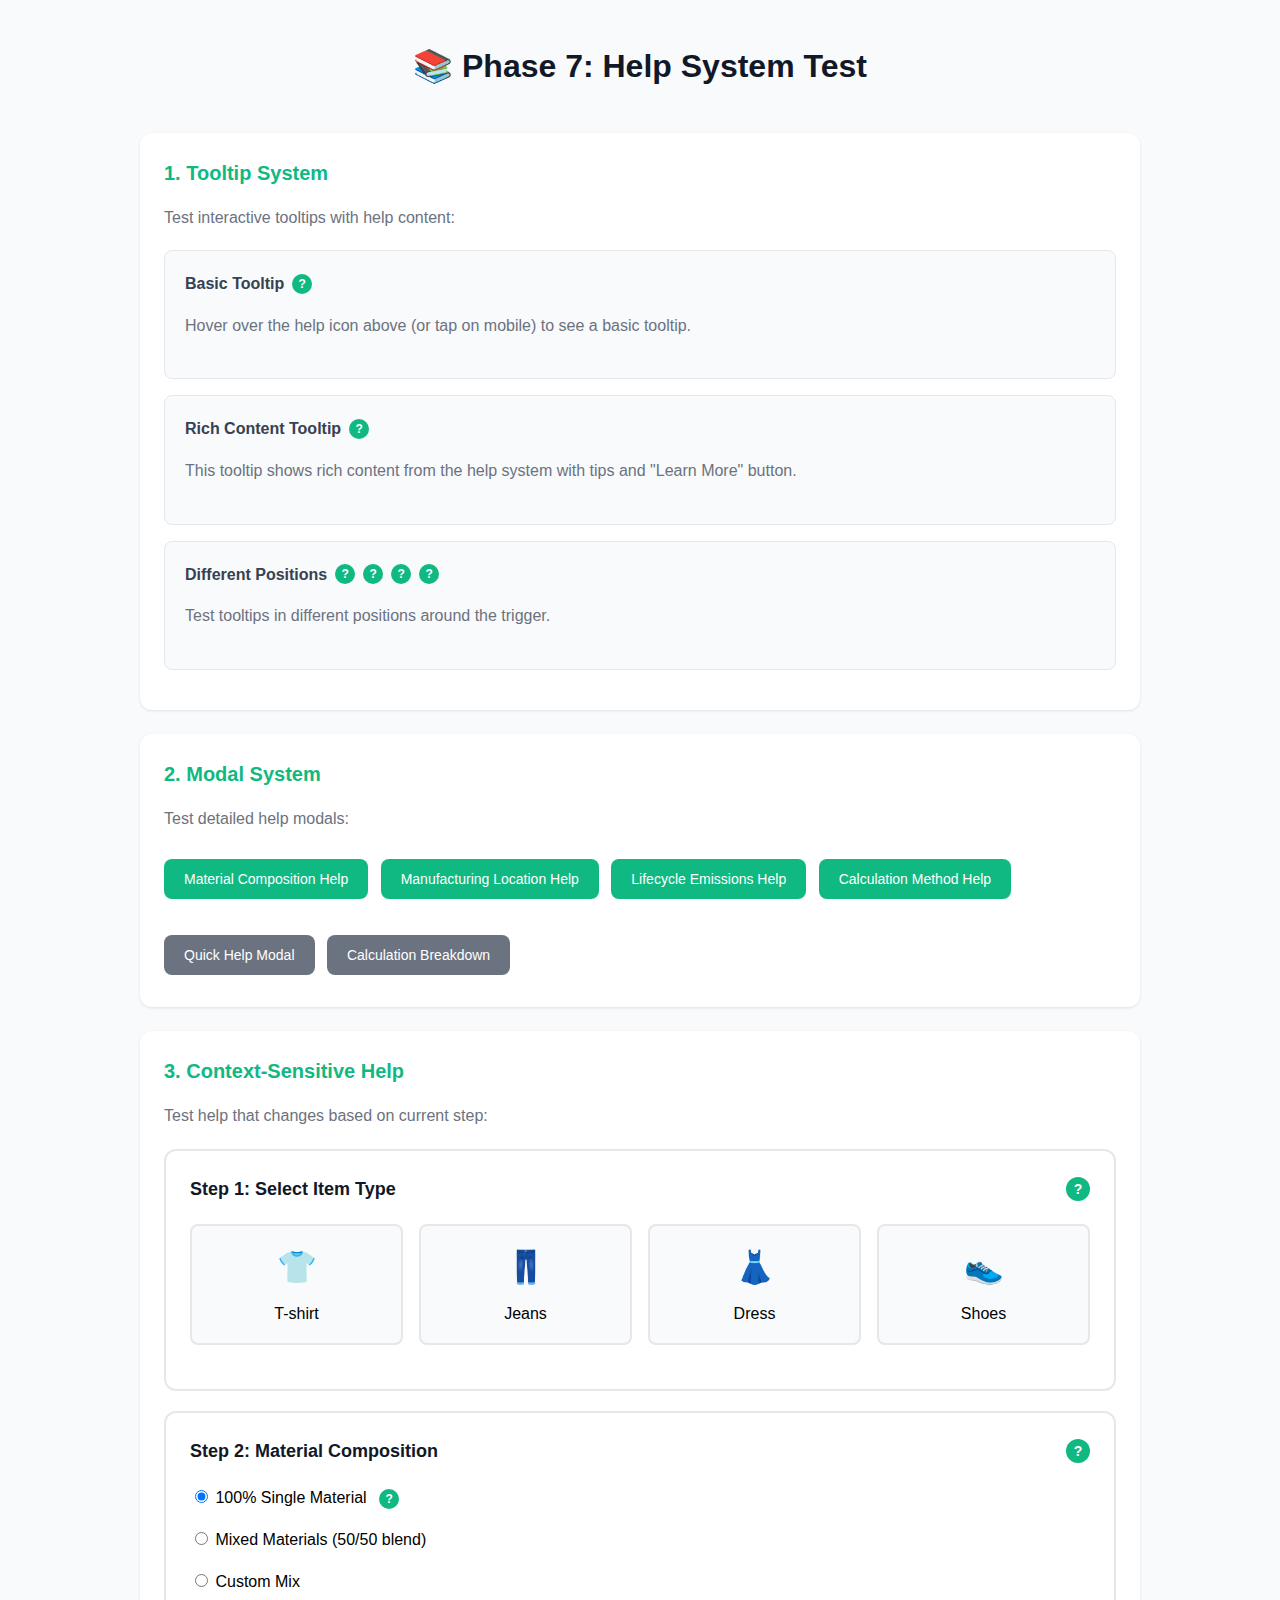
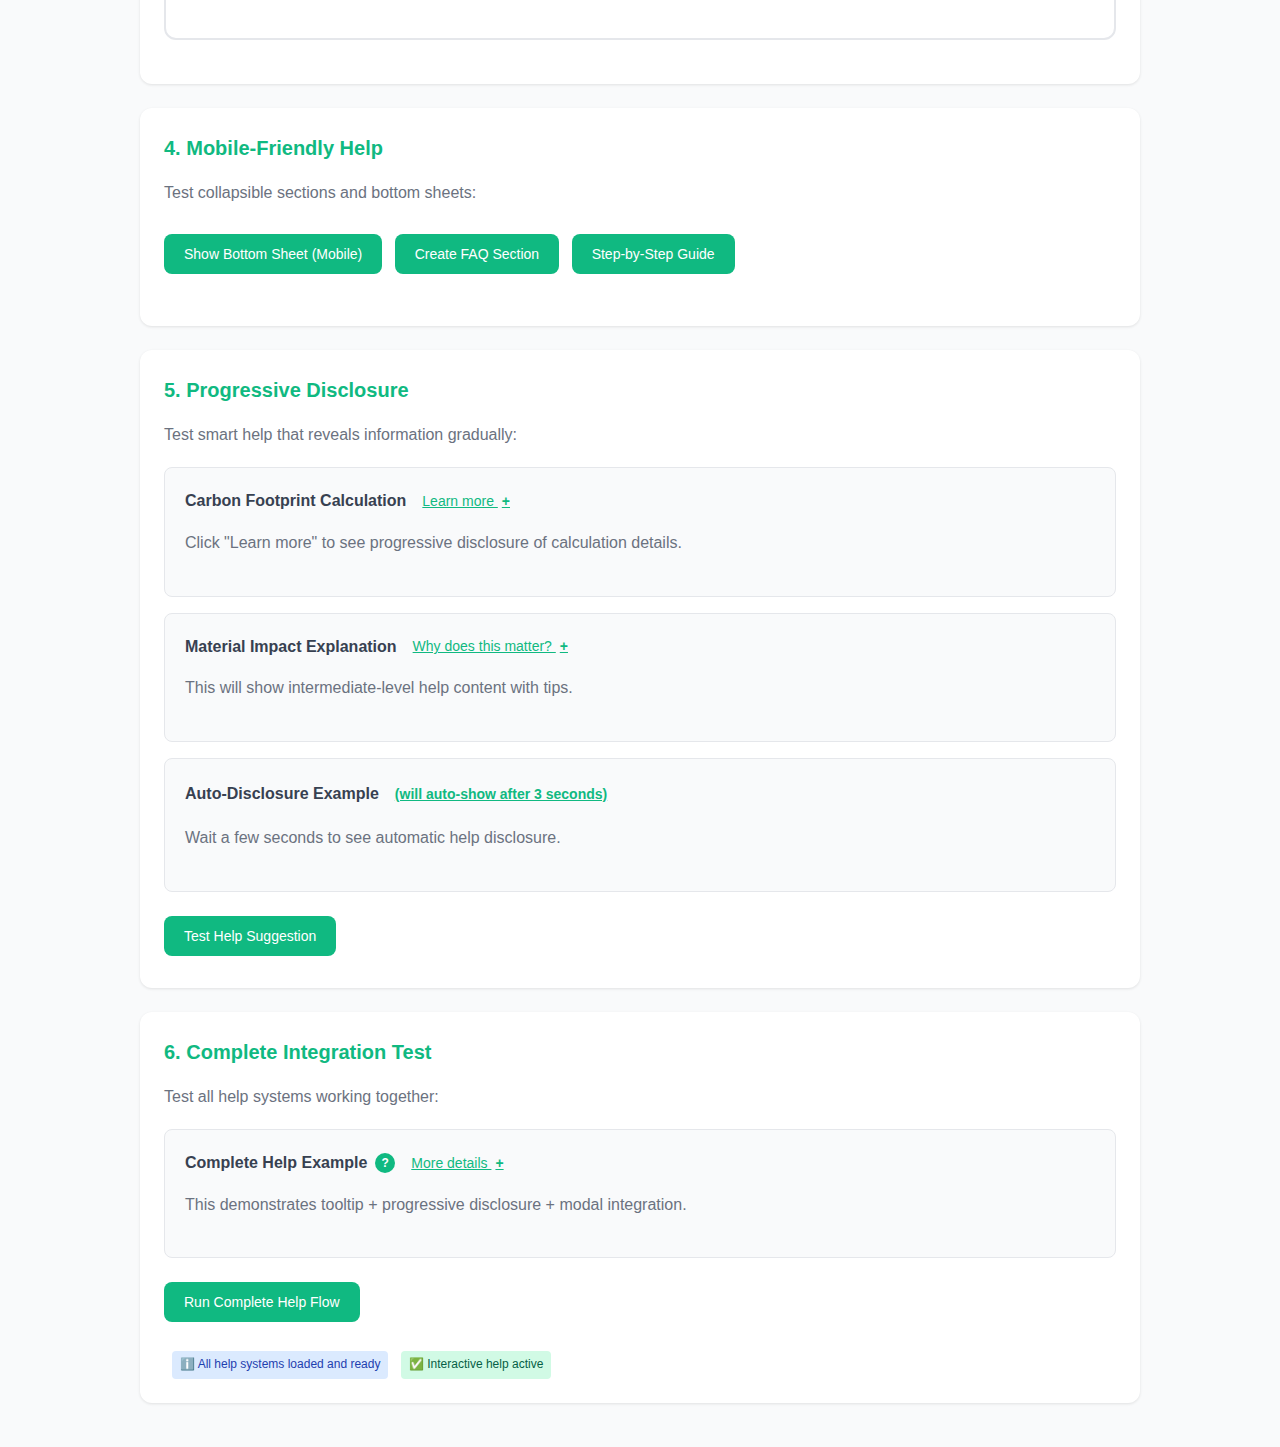
<file: public/tests/phase7-help-system-test.html>
<!DOCTYPE html>
<html lang="en">
<head>
    <meta charset="UTF-8">
    <meta name="viewport" content="width=device-width, initial-scale=1.0">
    <title>Phase 7: Help System Test</title>
    
    <!-- Styles -->
    <link rel="stylesheet" href="../css/help-system.css">
    <style>
        body {
            font-family: -apple-system, BlinkMacSystemFont, 'Segoe UI', Roboto, sans-serif;
            margin: 0;
            padding: 20px;
            background-color: #F9FAFB;
            line-height: 1.6;
        }
        
        .container {
            max-width: 1000px;
            margin: 0 auto;
        }
        
        h1 {
            color: #111827;
            text-align: center;
            margin-bottom: 40px;
        }
        
        .test-section {
            background: white;
            border-radius: 12px;
            padding: 24px;
            margin-bottom: 24px;
            box-shadow: 0 1px 3px rgba(0, 0, 0, 0.1);
        }
        
        .test-section h2 {
            color: #10B981;
            margin-top: 0;
            margin-bottom: 16px;
            font-size: 20px;
        }
        
        .test-section p {
            color: #6B7280;
            margin-bottom: 20px;
        }
        
        .btn {
            background: #10B981;
            color: white;
            border: none;
            padding: 12px 20px;
            border-radius: 8px;
            cursor: pointer;
            margin: 8px 8px 8px 0;
            font-size: 14px;
            font-weight: 500;
            transition: background-color 0.2s;
        }
        
        .btn:hover {
            background: #059669;
        }
        
        .btn-secondary {
            background: #6B7280;
        }
        
        .btn-secondary:hover {
            background: #4B5563;
        }
        
        .demo-item {
            background: #F9FAFB;
            padding: 20px;
            border-radius: 8px;
            margin: 16px 0;
            border: 1px solid #E5E7EB;
        }
        
        .demo-label {
            font-weight: 600;
            color: #374151;
            margin-bottom: 8px;
            display: flex;
            align-items: center;
        }
        
        .calculator-step {
            background: white;
            border: 2px solid #E5E7EB;
            border-radius: 12px;
            padding: 24px;
            margin: 20px 0;
        }
        
        .step-header {
            display: flex;
            justify-content: space-between;
            align-items: center;
            margin-bottom: 20px;
        }
        
        .step-title {
            font-size: 18px;
            font-weight: 600;
            color: #111827;
        }
        
        .help-trigger {
            background: #10B981;
            color: white;
            border: none;
            width: 24px;
            height: 24px;
            border-radius: 50%;
            font-size: 14px;
            font-weight: bold;
            cursor: pointer;
            display: flex;
            align-items: center;
            justify-content: center;
        }
        
        .item-grid {
            display: grid;
            grid-template-columns: repeat(auto-fit, minmax(120px, 1fr));
            gap: 16px;
            margin: 20px 0;
        }
        
        .item-card {
            background: #F9FAFB;
            border: 2px solid #E5E7EB;
            border-radius: 8px;
            padding: 16px;
            text-align: center;
            cursor: pointer;
            transition: border-color 0.2s;
        }
        
        .item-card:hover {
            border-color: #10B981;
        }
        
        .item-emoji {
            font-size: 32px;
            margin-bottom: 8px;
            display: block;
        }
        
        .disclosure-trigger {
            background: none;
            border: none;
            color: #10B981;
            font-size: 14px;
            cursor: pointer;
            padding: 4px 8px;
            border-radius: 4px;
            margin-left: 8px;
            text-decoration: underline;
        }
        
        .disclosure-trigger:hover {
            background: #F0FDF4;
        }
        
        .disclosure-indicator {
            margin-left: 4px;
            font-weight: bold;
        }
        
        .help-suggestion {
            position: fixed;
            bottom: 20px;
            right: 20px;
            background: white;
            border-radius: 12px;
            box-shadow: 0 4px 12px rgba(0, 0, 0, 0.15);
            padding: 16px;
            max-width: 300px;
            border-left: 4px solid #10B981;
            animation: slideInUp 0.3s ease;
        }
        
        .help-suggestion-content {
            display: flex;
            align-items: center;
            gap: 8px;
        }
        
        .help-suggestion-icon {
            font-size: 20px;
        }
        
        .help-suggestion-text {
            flex: 1;
            color: #374151;
            font-size: 14px;
        }
        
        .help-suggestion-btn {
            background: #10B981;
            color: white;
            border: none;
            padding: 6px 12px;
            border-radius: 6px;
            font-size: 12px;
            cursor: pointer;
        }
        
        .help-suggestion-dismiss {
            background: none;
            border: none;
            color: #6B7280;
            font-size: 16px;
            cursor: pointer;
            margin-left: 8px;
        }
        
        @keyframes slideInUp {
            from {
                transform: translateY(20px);
                opacity: 0;
            }
            to {
                transform: translateY(0);
                opacity: 1;
            }
        }
        
        .status-indicator {
            display: inline-block;
            padding: 4px 8px;
            border-radius: 4px;
            font-size: 12px;
            font-weight: 500;
            margin-left: 8px;
        }
        
        .status-working {
            background: #D1FAE5;
            color: #065F46;
        }
        
        .status-info {
            background: #DBEAFE;
            color: #1E40AF;
        }
        
        /* Mobile responsive */
        @media (max-width: 768px) {
            .container {
                padding: 10px;
            }
            
            .test-section {
                padding: 16px;
                margin-bottom: 16px;
            }
            
            .item-grid {
                grid-template-columns: repeat(2, 1fr);
            }
            
            .help-suggestion {
                left: 10px;
                right: 10px;
                max-width: none;
            }
        }
    </style>
</head>
<body>
    <div class="container">
        <h1>📚 Phase 7: Help System Test</h1>
        
        <!-- Tooltip System Test -->
        <div class="test-section">
            <h2>1. Tooltip System</h2>
            <p>Test interactive tooltips with help content:</p>
            
            <div class="demo-item">
                <div class="demo-label">
                    Basic Tooltip 
                    <button class="help-icon" data-tooltip-content="This is a simple tooltip with basic help information." data-tooltip-position="top">?</button>
                </div>
                <p>Hover over the help icon above (or tap on mobile) to see a basic tooltip.</p>
            </div>
            
            <div class="demo-item">
                <div class="demo-label">
                    Rich Content Tooltip 
                    <button class="help-icon" data-tooltip="materialComposition" data-tooltip-position="top">?</button>
                </div>
                <p>This tooltip shows rich content from the help system with tips and "Learn More" button.</p>
            </div>
            
            <div class="demo-item">
                <div class="demo-label">
                    Different Positions
                    <button class="help-icon" data-tooltip-content="Top tooltip" data-tooltip-position="top">?</button>
                    <button class="help-icon" data-tooltip-content="Bottom tooltip" data-tooltip-position="bottom">?</button>
                    <button class="help-icon" data-tooltip-content="Left tooltip" data-tooltip-position="left">?</button>
                    <button class="help-icon" data-tooltip-content="Right tooltip" data-tooltip-position="right">?</button>
                </div>
                <p>Test tooltips in different positions around the trigger.</p>
            </div>
        </div>
        
        <!-- Modal System Test -->
        <div class="test-section">
            <h2>2. Modal System</h2>
            <p>Test detailed help modals:</p>
            
            <button class="btn" onclick="helpModal.show('materialComposition')">Material Composition Help</button>
            <button class="btn" onclick="helpModal.show('manufacturingLocation')">Manufacturing Location Help</button>
            <button class="btn" onclick="helpModal.show('lifecycleEmissions')">Lifecycle Emissions Help</button>
            <button class="btn" onclick="helpModal.show('calculationMethodology')">Calculation Method Help</button>
            
            <div style="margin-top: 20px;">
                <button class="btn btn-secondary" onclick="testQuickHelp()">Quick Help Modal</button>
                <button class="btn btn-secondary" onclick="testCalculationHelp()">Calculation Breakdown</button>
            </div>
        </div>
        
        <!-- Context-Sensitive Help Test -->
        <div class="test-section">
            <h2>3. Context-Sensitive Help</h2>
            <p>Test help that changes based on current step:</p>
            
            <div class="calculator-step" id="step-itemSelection">
                <div class="step-header">
                    <span class="step-title">Step 1: Select Item Type</span>
                    <button class="help-trigger" onclick="helpModal.showContextualHelp('itemSelection')">?</button>
                </div>
                
                <div class="item-grid">
                    <div class="item-card">
                        <span class="item-emoji">👕</span>
                        <div>T-shirt</div>
                    </div>
                    <div class="item-card">
                        <span class="item-emoji">👖</span>
                        <div>Jeans</div>
                    </div>
                    <div class="item-card">
                        <span class="item-emoji">👗</span>
                        <div>Dress</div>
                    </div>
                    <div class="item-card">
                        <span class="item-emoji">👟</span>
                        <div>Shoes</div>
                    </div>
                </div>
            </div>
            
            <div class="calculator-step" id="step-materialSelection">
                <div class="step-header">
                    <span class="step-title">Step 2: Material Composition</span>
                    <button class="help-trigger" onclick="helpModal.showContextualHelp('materialSelection')">?</button>
                </div>
                
                <div style="margin: 20px 0;">
                    <label style="display: block; margin-bottom: 16px;">
                        <input type="radio" name="material" value="single" checked>
                        100% Single Material
                        <button class="help-icon" data-tooltip="materialComposition" style="margin-left: 8px;">?</button>
                    </label>
                    <label style="display: block; margin-bottom: 16px;">
                        <input type="radio" name="material" value="blend">
                        Mixed Materials (50/50 blend)
                    </label>
                    <label style="display: block;">
                        <input type="radio" name="material" value="custom">
                        Custom Mix
                    </label>
                </div>
            </div>
        </div>
        
        <!-- Mobile Help System Test -->
        <div class="test-section">
            <h2>4. Mobile-Friendly Help</h2>
            <p>Test collapsible sections and bottom sheets:</p>
            
            <button class="btn" onclick="testBottomSheet()">Show Bottom Sheet (Mobile)</button>
            <button class="btn" onclick="testFAQSection()">Create FAQ Section</button>
            <button class="btn" onclick="testStepGuide()">Step-by-Step Guide</button>
            
            <div id="faq-container" style="margin-top: 20px;"></div>
            <div id="step-guide-container" style="margin-top: 20px;"></div>
        </div>
        
        <!-- Progressive Disclosure Test -->
        <div class="test-section">
            <h2>5. Progressive Disclosure</h2>
            <p>Test smart help that reveals information gradually:</p>
            
            <div class="demo-item">
                <div class="demo-label">
                    Carbon Footprint Calculation
                    <button class="disclosure-trigger" data-disclosure="calculationMethodology" data-level="1" data-trigger="click">
                        Learn more <span class="disclosure-indicator">+</span>
                    </button>
                </div>
                <p>Click "Learn more" to see progressive disclosure of calculation details.</p>
            </div>
            
            <div class="demo-item">
                <div class="demo-label">
                    Material Impact Explanation
                    <button class="disclosure-trigger" data-disclosure="materialComposition" data-level="2" data-trigger="click">
                        Why does this matter? <span class="disclosure-indicator">+</span>
                    </button>
                </div>
                <p>This will show intermediate-level help content with tips.</p>
            </div>
            
            <div class="demo-item">
                <div class="demo-label">
                    Auto-Disclosure Example
                    <span class="disclosure-trigger" data-disclosure="lifecycleEmissions" data-level="1" data-trigger="auto">
                        (will auto-show after 3 seconds)
                    </span>
                </div>
                <p>Wait a few seconds to see automatic help disclosure.</p>
            </div>
            
            <button class="btn" onclick="testHelpSuggestion()">Test Help Suggestion</button>
        </div>
        
        <!-- Integration Test -->
        <div class="test-section">
            <h2>6. Complete Integration Test</h2>
            <p>Test all help systems working together:</p>
            
            <div class="demo-item">
                <div class="demo-label">
                    Complete Help Example
                    <button class="help-icon" data-tooltip="carbonEquivalents">?</button>
                    <button class="disclosure-trigger" data-disclosure="carbonEquivalents" data-level="2">
                        More details <span class="disclosure-indicator">+</span>
                    </button>
                </div>
                <p>This demonstrates tooltip + progressive disclosure + modal integration.</p>
            </div>
            
            <button class="btn" onclick="runFullHelpTest()">Run Complete Help Flow</button>
            
            <div style="margin-top: 20px;">
                <div class="status-indicator status-info">
                    ℹ️ All help systems loaded and ready
                </div>
                <div class="status-indicator status-working" id="help-status">
                    ✅ Interactive help active
                </div>
            </div>
        </div>
    </div>
    
    <!-- Scripts -->
    <script type="module">
        // Import help content (simulated for testing)
        window.HELP_CONTENT = {
            materialComposition: {
                id: 'materialComposition',
                title: "Material Composition",
                summary: "The fabric content affects carbon footprint significantly. Natural fibers like cotton require water and land but are biodegradable. Synthetics like polyester are petroleum-based but often require less energy to produce.",
                detailed: `
                    <h3>How Material Affects Carbon Footprint</h3>
                    <p>The fabric content affects carbon footprint significantly. Different materials have vastly different environmental impacts:</p>
                    
                    <h4>Natural Fibers:</h4>
                    <ul>
                        <li><strong>Cotton:</strong> Requires significant water and land but is biodegradable</li>
                        <li><strong>Hemp:</strong> Low water usage, grows quickly, lowest carbon footprint</li>
                        <li><strong>Wool:</strong> High emissions due to methane from sheep, but long-lasting</li>
                        <li><strong>Organic Cotton:</strong> Lower pesticide use but similar water requirements</li>
                    </ul>
                    
                    <h4>Synthetic Fibers:</h4>
                    <ul>
                        <li><strong>Polyester:</strong> Petroleum-based but often requires less energy to produce</li>
                        <li><strong>Recycled Polyester:</strong> Significantly lower footprint by reusing plastic bottles</li>
                        <li><strong>Nylon:</strong> High energy production but very durable</li>
                    </ul>
                    
                    <p><strong>Tip:</strong> Check your garment's care label for exact percentages. Most fast fashion uses blended materials for cost and performance.</p>
                `,
                quickTips: [
                    "Check the care label for material percentages",
                    "Natural doesn't always mean lower carbon",
                    "Blended materials are most common in fast fashion",
                    "Recycled materials typically have lower impact"
                ]
            },
            manufacturingLocation: {
                id: 'manufacturingLocation',
                title: "Manufacturing Location",
                summary: "Where your clothes are made matters for carbon emissions. Countries with coal-heavy electricity grids have higher emissions.",
                detailed: `
                    <h3>Why Location Matters</h3>
                    <p>Where your clothes are made matters! The carbon footprint varies significantly by country due to different energy sources.</p>
                    <h4>High Carbon Locations:</h4>
                    <ul>
                        <li><strong>China:</strong> Coal-heavy electricity grid increases emissions by 40%</li>
                        <li><strong>India:</strong> Mixed energy sources, 25% higher than global average</li>
                    </ul>
                    <h4>Lower Carbon Locations:</h4>
                    <ul>
                        <li><strong>European Union:</strong> Cleaner energy sources, 15% lower emissions</li>
                        <li><strong>Portugal:</strong> High renewable energy use</li>
                    </ul>
                `,
                quickTips: [
                    "Check the 'Made in' label on your garment",
                    "Coal-heavy countries have higher emissions",
                    "European manufacturing typically cleaner"
                ]
            },
            lifecycleEmissions: {
                id: 'lifecycleEmissions',
                title: "Lifecycle Emissions",
                summary: "Manufacturing is just the beginning. Washing, drying, and disposal add ~30% more emissions.",
                detailed: `
                    <h3>Complete Lifecycle Impact</h3>
                    <p>Manufacturing is just the beginning. Washing, drying, and eventual disposal add approximately 30% more emissions.</p>
                    <h3>How You Can Reduce Impact:</h3>
                    <ul>
                        <li><strong>Wash in cold water</strong> - reduces energy by 90%</li>
                        <li><strong>Air dry when possible</strong> - eliminates dryer energy</li>
                        <li><strong>Keep clothes longer</strong> - spreads manufacturing impact over more uses</li>
                    </ul>
                `,
                quickTips: [
                    "Wash in cold water to reduce energy by 90%",
                    "Air dry to eliminate dryer energy use",
                    "Keep clothes longer to spread manufacturing impact"
                ]
            },
            calculationMethodology: {
                id: 'calculationMethodology',
                title: "How We Calculate",
                summary: "Our calculations are based on peer-reviewed research and industry data.",
                detailed: `
                    <h3>Calculation Methodology</h3>
                    <p>Our carbon footprint calculations are based on peer-reviewed research:</p>
                    <h4>Data Sources:</h4>
                    <ul>
                        <li><strong>UK DEFRA 2024:</strong> Government carbon conversion factors</li>
                        <li><strong>Carbonfact Research 2024:</strong> Industry-specific lifecycle assessments</li>
                    </ul>
                `,
                quickTips: [
                    "Based on peer-reviewed research",
                    "Updated quarterly with new data",
                    "Transparent calculation methodology"
                ]
            },
            carbonEquivalents: {
                id: 'carbonEquivalents',
                title: "Carbon Equivalents",
                summary: "CO2e equivalents help visualize the relative impact compared to everyday activities.",
                detailed: `
                    <h3>Understanding Carbon Equivalents</h3>
                    <p>CO2e (carbon dioxide equivalent) can be hard to visualize. Here's how we calculate everyday comparisons.</p>
                `,
                quickTips: [
                    "Based on EPA and scientific data",
                    "Helps visualize abstract CO2e numbers",
                    "Global averages - local values may vary"
                ]
            }
        };
        
        window.HELP_BY_STEP = {
            itemSelection: {
                primary: 'materialComposition',
                secondary: ['calculationMethodology']
            },
            materialSelection: {
                primary: 'materialComposition',
                secondary: ['calculationMethodology']
            }
        };
    </script>
    
    <script src="../js/tooltip-system.js"></script>
    <script src="../js/modal-system.js"></script>
    <script src="../js/mobile-help.js"></script>
    <script src="../js/progressive-disclosure.js"></script>
    
    <script>
        // Test functions
        function testQuickHelp() {
            helpModal.showQuickHelp(`
                <h3>Quick Tip</h3>
                <p>This is a quick help popup with essential information. Perfect for brief explanations without overwhelming detail.</p>
            `, { title: 'Quick Help' });
        }
        
        function testCalculationHelp() {
            const sampleCalculation = {
                item: 'T-shirt',
                material: '100% Cotton',
                location: 'China',
                base: 7.5,
                materialMultiplier: 1.0,
                locationMultiplier: 1.4,
                total: 10.5
            };
            
            helpModal.showCalculationHelp(sampleCalculation);
        }
        
        function testBottomSheet() {
            const content = `
                <h3>Material Help</h3>
                <p>Understanding material composition is crucial for accurate carbon footprint calculations.</p>
                <ul>
                    <li>Cotton: High water usage, biodegradable</li>
                    <li>Polyester: Oil-based, long-lasting</li>
                    <li>Blends: Most common in fast fashion</li>
                </ul>
                <button class="btn" onclick="helpModal.show('materialComposition')" style="margin-top: 16px;">
                    Learn More
                </button>
            `;
            
            mobileHelpManager.createBottomSheet(content, {
                title: 'Material Guide',
                swipeToClose: true
            });
        }
        
        function testFAQSection() {
            const faqData = [
                {
                    question: "Why does material matter for carbon footprint?",
                    answer: "Different materials require different amounts of energy, water, and land to produce. Synthetic materials are petroleum-based while natural fibers require agricultural resources."
                },
                {
                    question: "How accurate are these calculations?",
                    answer: "Our calculations are based on peer-reviewed research and industry data, updated quarterly. We show ranges to reflect real-world variation."
                },
                {
                    question: "Can I reduce my fashion carbon footprint?",
                    answer: "Yes! Buy quality items that last longer, wash in cold water, air dry when possible, and choose sustainable materials when available."
                }
            ];
            
            // Clear step guide container when showing FAQ
            const stepGuideContainer = document.getElementById('step-guide-container');
            stepGuideContainer.innerHTML = '';
            
            const faqSection = mobileHelpManager.createFAQSection(faqData);
            const container = document.getElementById('faq-container');
            container.innerHTML = '';
            container.appendChild(faqSection);
        }
        
        function testStepGuide() {
            const steps = [
                {
                    title: "Select Your Item",
                    description: "Choose the type of clothing item you want to calculate. Different items have different baseline carbon footprints."
                },
                {
                    title: "Choose Material",
                    description: "Select the fabric composition. Check your garment's care label for exact percentages."
                },
                {
                    title: "Manufacturing Location",
                    description: "Look for the 'Made in' label. Countries with different energy sources have different carbon intensities."
                },
                {
                    title: "View Results",
                    description: "See your carbon footprint with comparisons to everyday activities and tips for reducing impact."
                }
            ];
            
            // Clear FAQ container when showing step guide
            const faqContainer = document.getElementById('faq-container');
            faqContainer.innerHTML = '';
            
            const stepGuide = mobileHelpManager.createStepGuide(steps);
            const container = document.getElementById('step-guide-container');
            container.innerHTML = '';
            container.appendChild(stepGuide);
        }
        
        function testHelpSuggestion() {
            progressiveDisclosure.showHelpSuggestions([
                { id: 'materialComposition', priority: 'high', reason: 'Current step help' }
            ]);
        }
        
        function runFullHelpTest() {
            // Simulate a complete help interaction flow
            setTimeout(() => {
                helpModal.show('materialComposition');
            }, 500);
            
            setTimeout(() => {
                testHelpSuggestion();
            }, 3000);
        }
        
        // Auto-run some demonstrations
        document.addEventListener('DOMContentLoaded', function() {
            // Show a welcome help suggestion after 2 seconds
            setTimeout(() => {
                const suggestionElement = document.createElement('div');
                suggestionElement.className = 'help-suggestion';
                suggestionElement.innerHTML = `
                    <div class="help-suggestion-content">
                        <span class="help-suggestion-icon">👋</span>
                        <span class="help-suggestion-text">Welcome! Try the help icons and buttons to test the help system.</span>
                        <button class="help-suggestion-dismiss">&times;</button>
                    </div>
                `;
                
                document.body.appendChild(suggestionElement);
                
                const dismissBtn = suggestionElement.querySelector('.help-suggestion-dismiss');
                dismissBtn.addEventListener('click', () => {
                    suggestionElement.remove();
                });
                
                setTimeout(() => {
                    if (suggestionElement.parentNode) {
                        suggestionElement.remove();
                    }
                }, 8000);
            }, 2000);
        });
    </script>
</body>
</html>
</file>
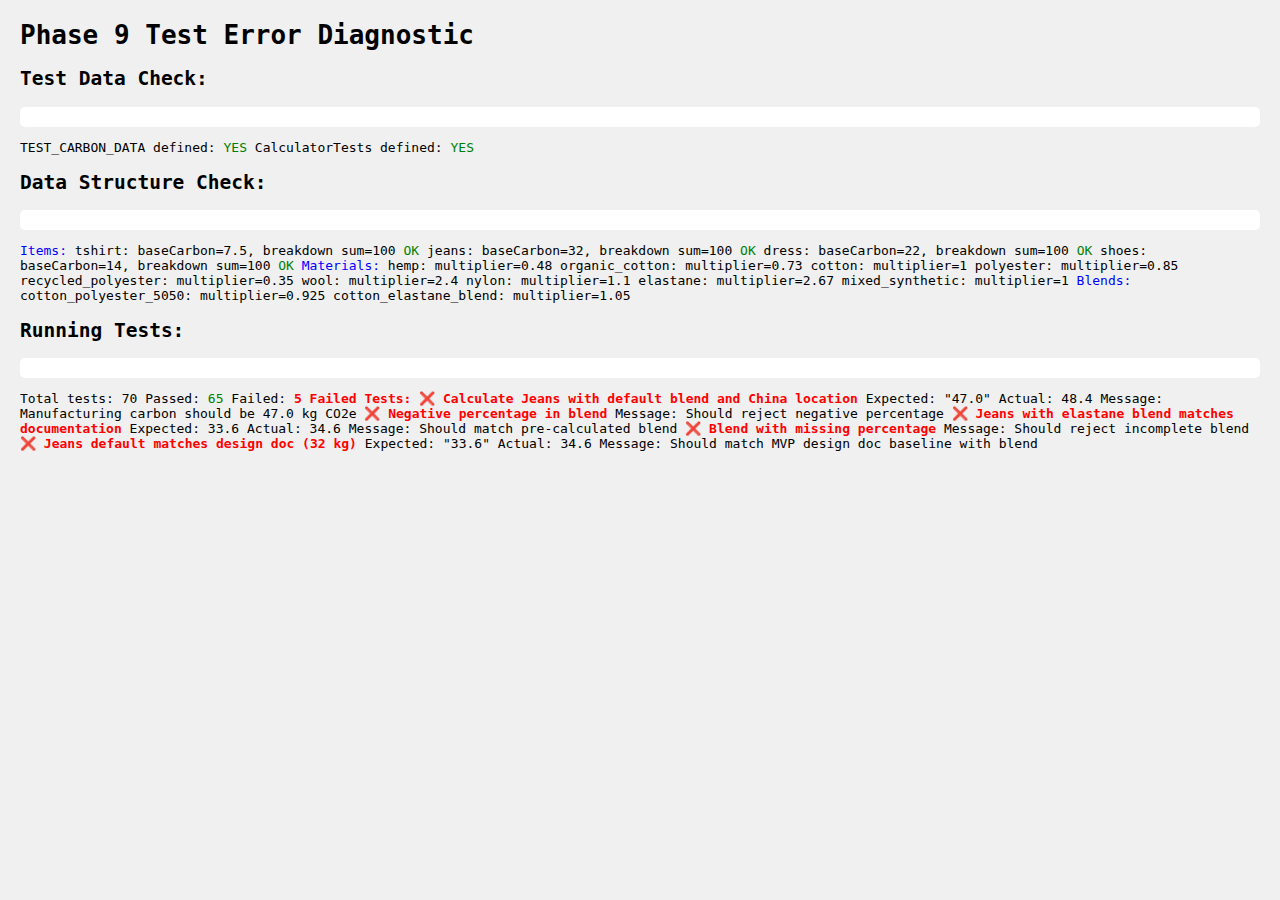
<file: public/tests/phase9-error-diagnostic.html>
<!DOCTYPE html>
<html lang="en">
<head>
    <meta charset="UTF-8">
    <meta name="viewport" content="width=device-width, initial-scale=1.0">
    <title>Phase 9 - Error Diagnostic</title>
    <style>
        body {
            font-family: monospace;
            margin: 20px;
            background: #f0f0f0;
        }
        .error { color: red; font-weight: bold; }
        .success { color: green; }
        .info { color: blue; }
        pre { background: white; padding: 10px; border-radius: 5px; overflow-x: auto; }
    </style>
</head>
<body>
    <h1>Phase 9 Test Error Diagnostic</h1>
    <div id="output"></div>
    
    <script src="phase9-calculator-tests.js"></script>
    <script>
        (async function() {
            const output = document.getElementById('output');
            
            try {
            // Check if test data is loaded
            output.innerHTML += '<h2>Test Data Check:</h2>';
            output.innerHTML += '<pre>';
            output.innerHTML += `TEST_CARBON_DATA defined: ${typeof TEST_CARBON_DATA !== 'undefined' ? '<span class="success">YES</span>' : '<span class="error">NO</span>'}\n`;
            output.innerHTML += `CalculatorTests defined: ${typeof window.CalculatorTests !== 'undefined' ? '<span class="success">YES</span>' : '<span class="error">NO</span>'}\n`;
            output.innerHTML += '</pre>';
            
            // Check specific data
            if (typeof TEST_CARBON_DATA !== 'undefined') {
                output.innerHTML += '<h2>Data Structure Check:</h2>';
                output.innerHTML += '<pre>';
                
                // Check items
                output.innerHTML += '<span class="info">Items:</span>\n';
                Object.entries(TEST_CARBON_DATA.ITEMS).forEach(([id, item]) => {
                    const breakdown = item.breakdown;
                    const sum = breakdown ? (breakdown.materials + breakdown.energy + breakdown.transport + breakdown.other) : 0;
                    output.innerHTML += `  ${id}: baseCarbon=${item.baseCarbon}, breakdown sum=${sum} ${sum !== 100 ? '<span class="error">ERROR!</span>' : '<span class="success">OK</span>'}\n`;
                });
                
                output.innerHTML += '\n<span class="info">Materials:</span>\n';
                Object.entries(TEST_CARBON_DATA.MATERIALS).forEach(([id, material]) => {
                    output.innerHTML += `  ${id}: multiplier=${material.multiplier}\n`;
                });
                
                output.innerHTML += '\n<span class="info">Blends:</span>\n';
                Object.entries(TEST_CARBON_DATA.BLENDS).forEach(([id, blend]) => {
                    output.innerHTML += `  ${id}: multiplier=${blend.multiplier}\n`;
                });
                
                output.innerHTML += '</pre>';
            }
            
            // Run tests and catch errors
            output.innerHTML += '<h2>Running Tests:</h2>';
            try {
                const results = await window.CalculatorTests.runTests();
                output.innerHTML += '<pre>';
                output.innerHTML += `Total tests: ${results.total}\n`;
                output.innerHTML += `Passed: <span class="success">${results.passed}</span>\n`;
                output.innerHTML += `Failed: <span class="error">${results.failed}</span>\n\n`;
                
                // Show failed tests
                if (results.failed > 0) {
                    output.innerHTML += '<span class="error">Failed Tests:</span>\n';
                    results.suites.forEach(suite => {
                        suite.tests.forEach(test => {
                            if (!test.passed) {
                                output.innerHTML += `\n<span class="error">❌ ${test.name}</span>\n`;
                                if (test.error) output.innerHTML += `   Error: ${test.error}\n`;
                                if (test.expected !== undefined) output.innerHTML += `   Expected: ${JSON.stringify(test.expected)}\n`;
                                if (test.actual !== undefined) output.innerHTML += `   Actual: ${JSON.stringify(test.actual)}\n`;
                                if (test.message) output.innerHTML += `   Message: ${test.message}\n`;
                            }
                        });
                    });
                }
                output.innerHTML += '</pre>';
            } catch (e) {
                output.innerHTML += `<pre class="error">Error running tests: ${e.toString()}\n${e.stack}</pre>`;
            }
            
        } catch (e) {
            output.innerHTML += `<pre class="error">Fatal error: ${e.toString()}\n${e.stack}</pre>`;
        }
        })();
    </script>
</body>
</html>
</file>
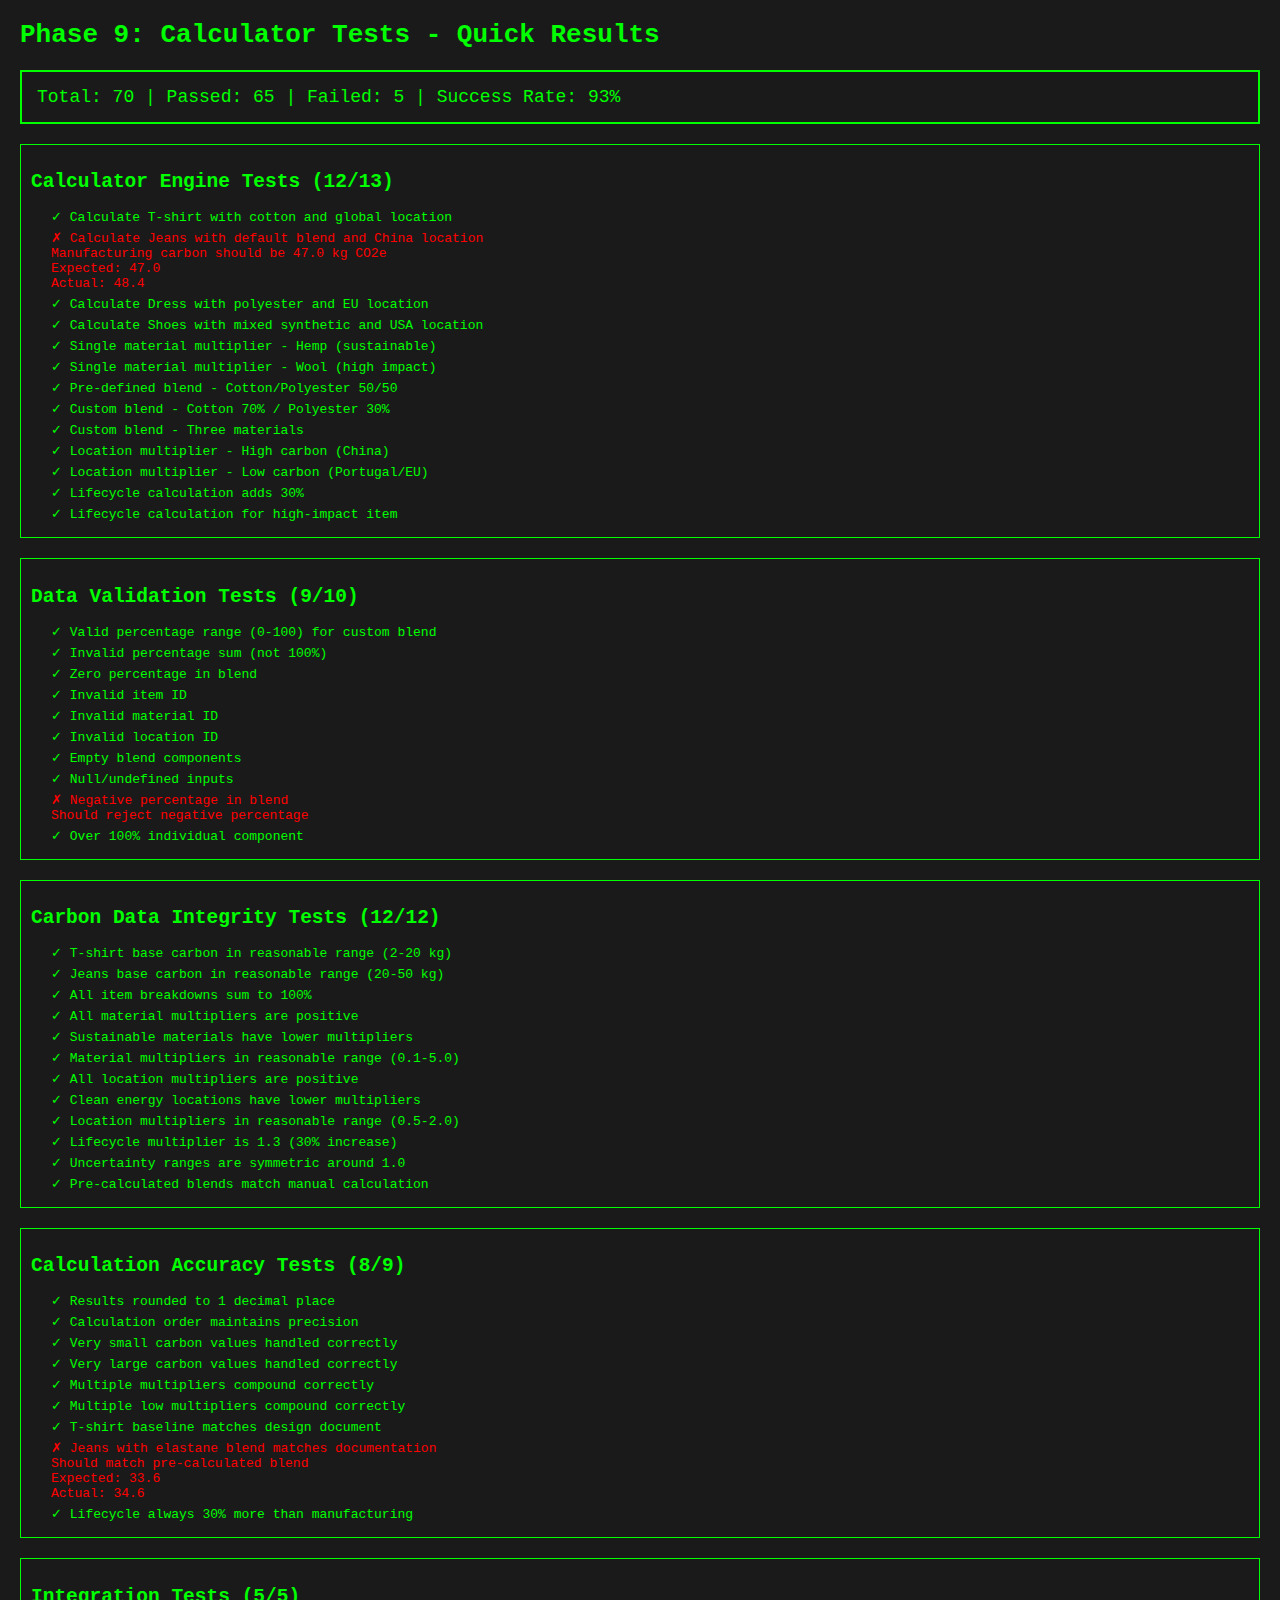
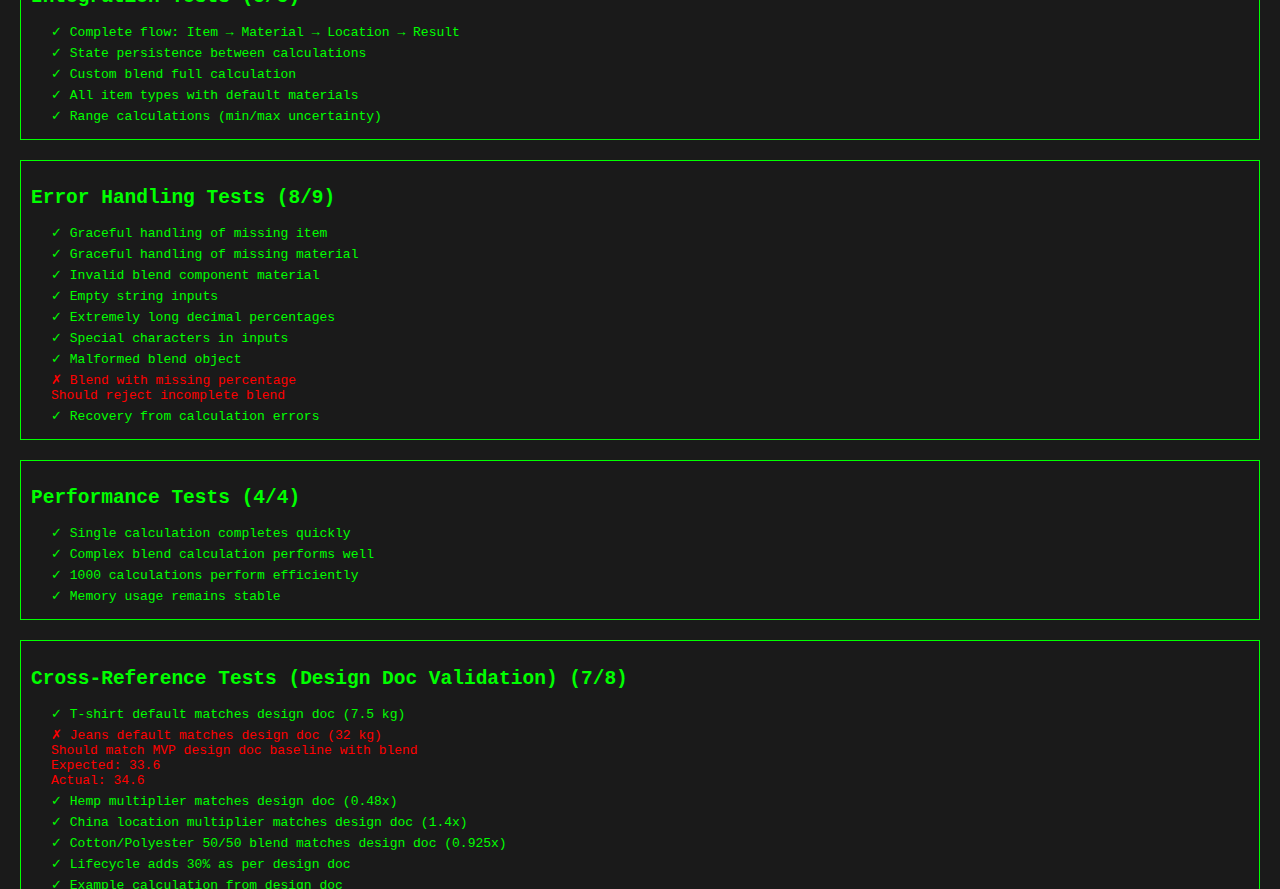
<file: public/tests/phase9-test-runner.html>
<!DOCTYPE html>
<html lang="en">
<head>
    <meta charset="UTF-8">
    <meta name="viewport" content="width=device-width, initial-scale=1.0">
    <title>Phase 9 Test Runner - Quick View</title>
    <style>
        body {
            font-family: monospace;
            margin: 20px;
            background: #1a1a1a;
            color: #0f0;
        }
        .suite {
            margin: 20px 0;
            padding: 10px;
            border: 1px solid #0f0;
        }
        .test {
            margin: 5px 0;
            padding-left: 20px;
        }
        .passed { color: #0f0; }
        .failed { color: #f00; }
        .summary {
            font-size: 18px;
            margin: 20px 0;
            padding: 15px;
            border: 2px solid #0f0;
        }
    </style>
</head>
<body>
    <h1>Phase 9: Calculator Tests - Quick Results</h1>
    <div id="results">Loading tests...</div>
    
    <script src="phase9-calculator-tests.js"></script>
    <script>
        window.onload = async function() {
            const output = document.getElementById('results');
            
            try {
                output.innerHTML = 'Running tests...';
                const results = await window.CalculatorTests.runTests();
                
                let html = `<div class="summary">
                    Total: ${results.total} | 
                    Passed: ${results.passed} | 
                    Failed: ${results.failed} | 
                    Success Rate: ${Math.round((results.passed/results.total)*100)}%
                </div>`;
                
                results.suites.forEach(suite => {
                    // Count passed tests in suite
                    const suitePassed = suite.tests.filter(t => t.passed).length;
                    
                    html += `<div class="suite">
                        <h2>${suite.name} (${suitePassed}/${suite.tests.length})</h2>`;
                    
                    suite.tests.forEach(test => {
                        const status = test.passed ? 'passed' : 'failed';
                        const icon = test.passed ? '✓' : '✗';
                        html += `<div class="test ${status}">
                            ${icon} ${test.name}
                            ${test.error ? `<br>  Error: ${test.error}` : ''}
                            ${test.message && !test.passed ? `<br>  ${test.message}` : ''}
                            ${test.expected !== undefined && !test.passed ? `<br>  Expected: ${test.expected}` : ''}
                            ${test.actual !== undefined && !test.passed ? `<br>  Actual: ${test.actual}` : ''}
                        </div>`;
                    });
                    
                    html += '</div>';
                });
                
                output.innerHTML = html;
            } catch (error) {
                output.innerHTML = `<div class="failed">Error running tests: ${error.message}<br>${error.stack}</div>`;
            }
        };
    </script>
</body>
</html>
</file>
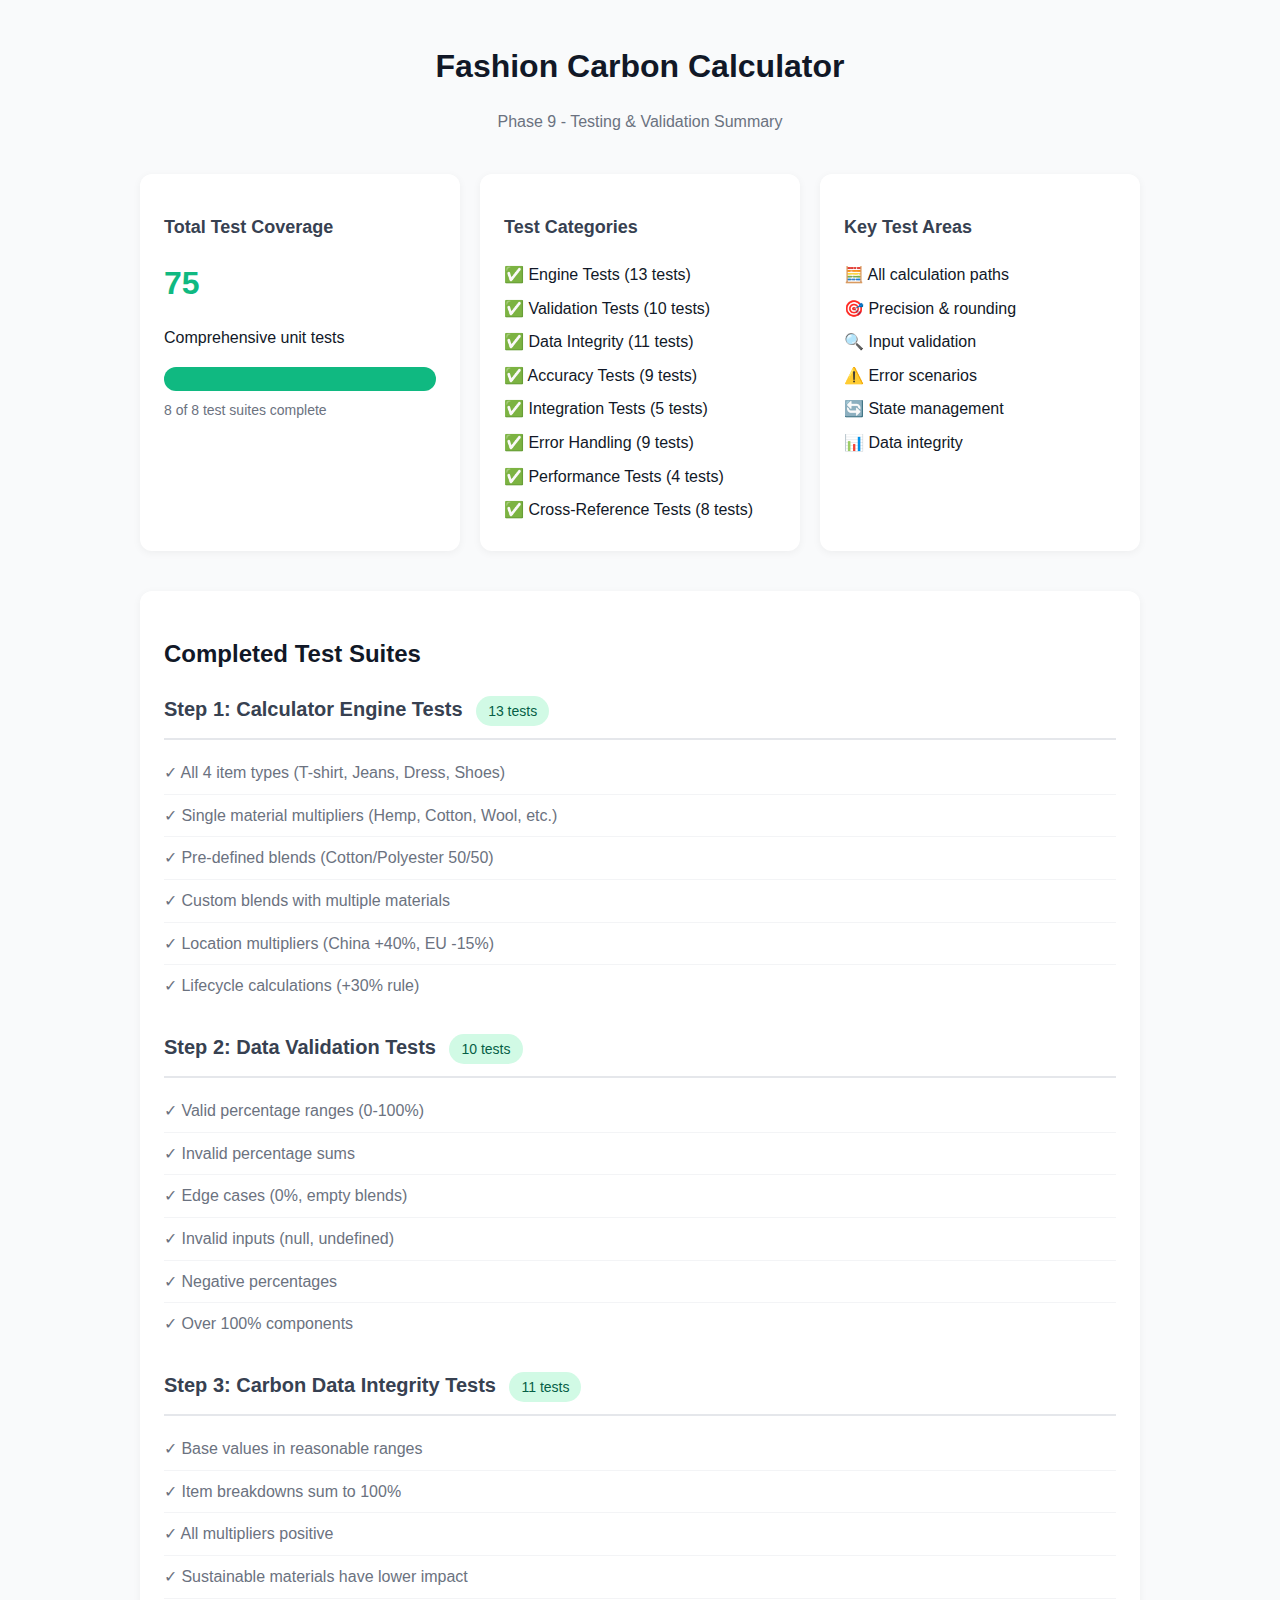
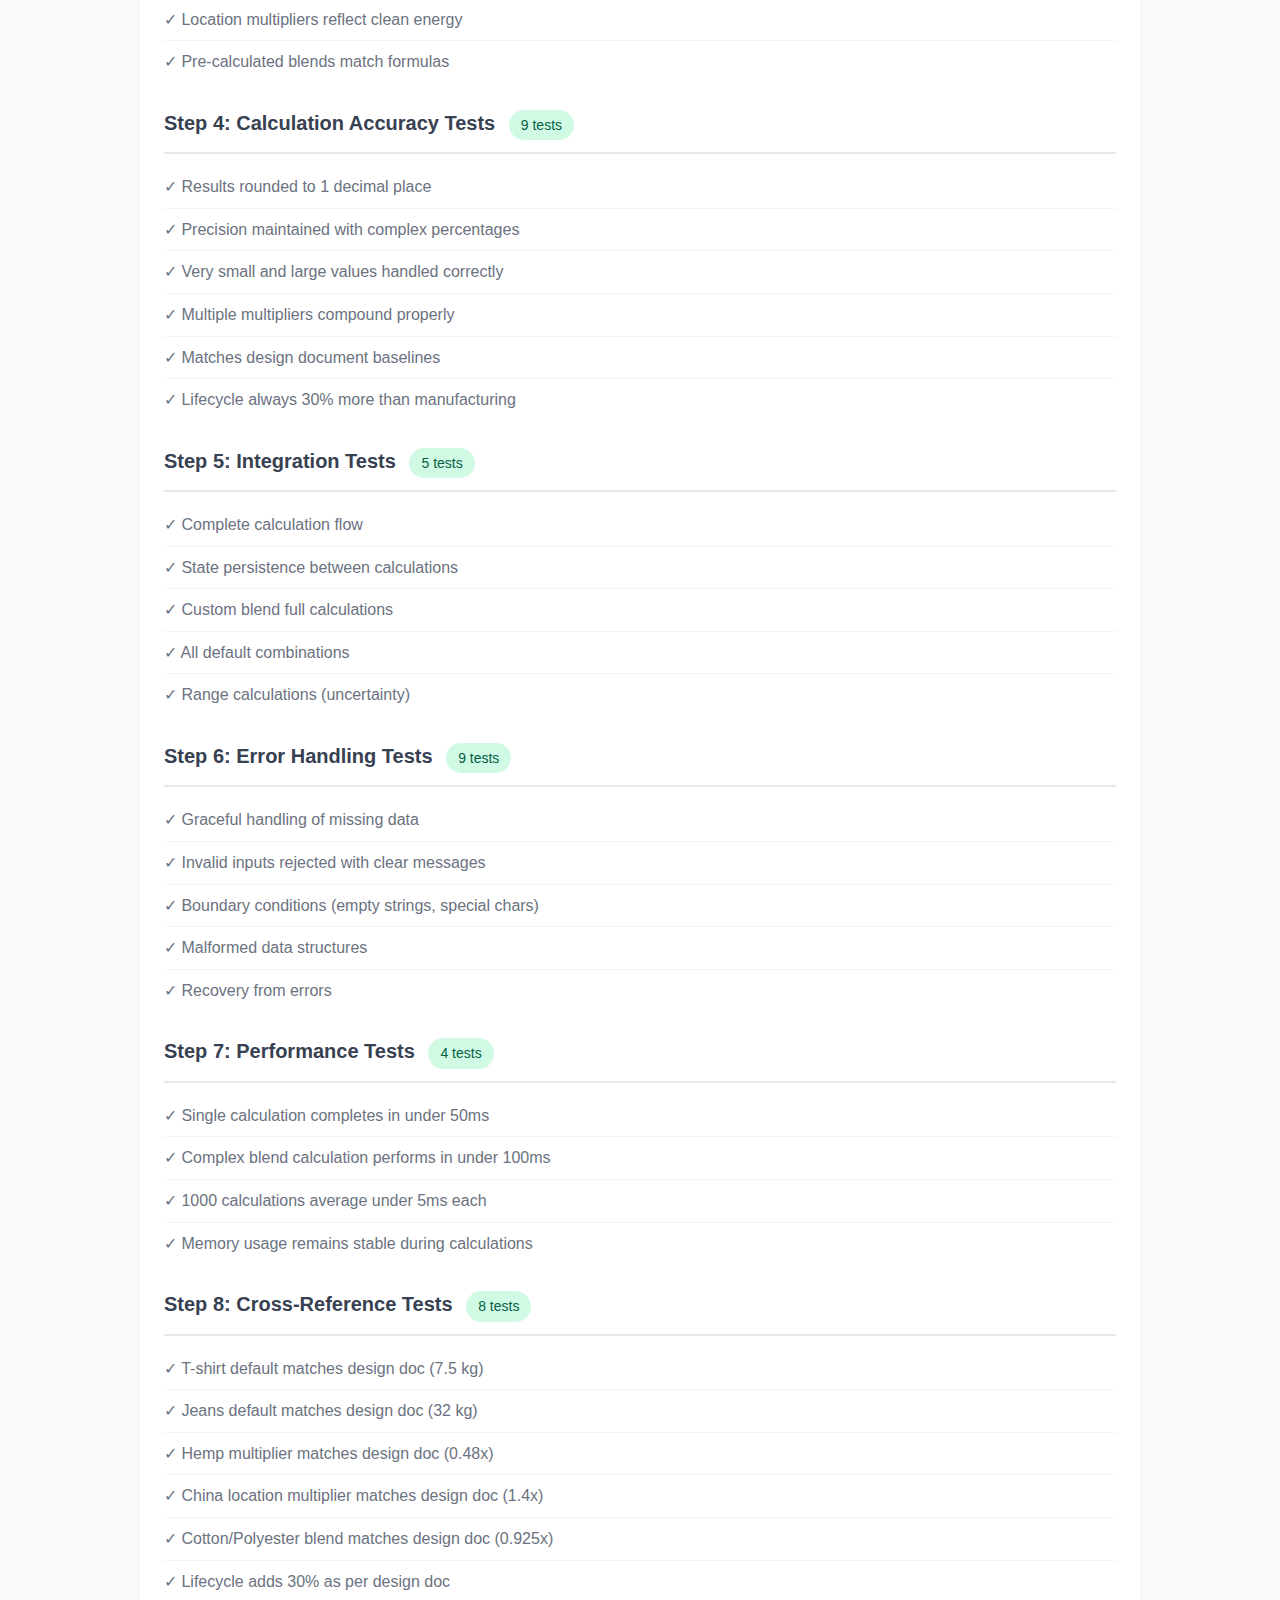
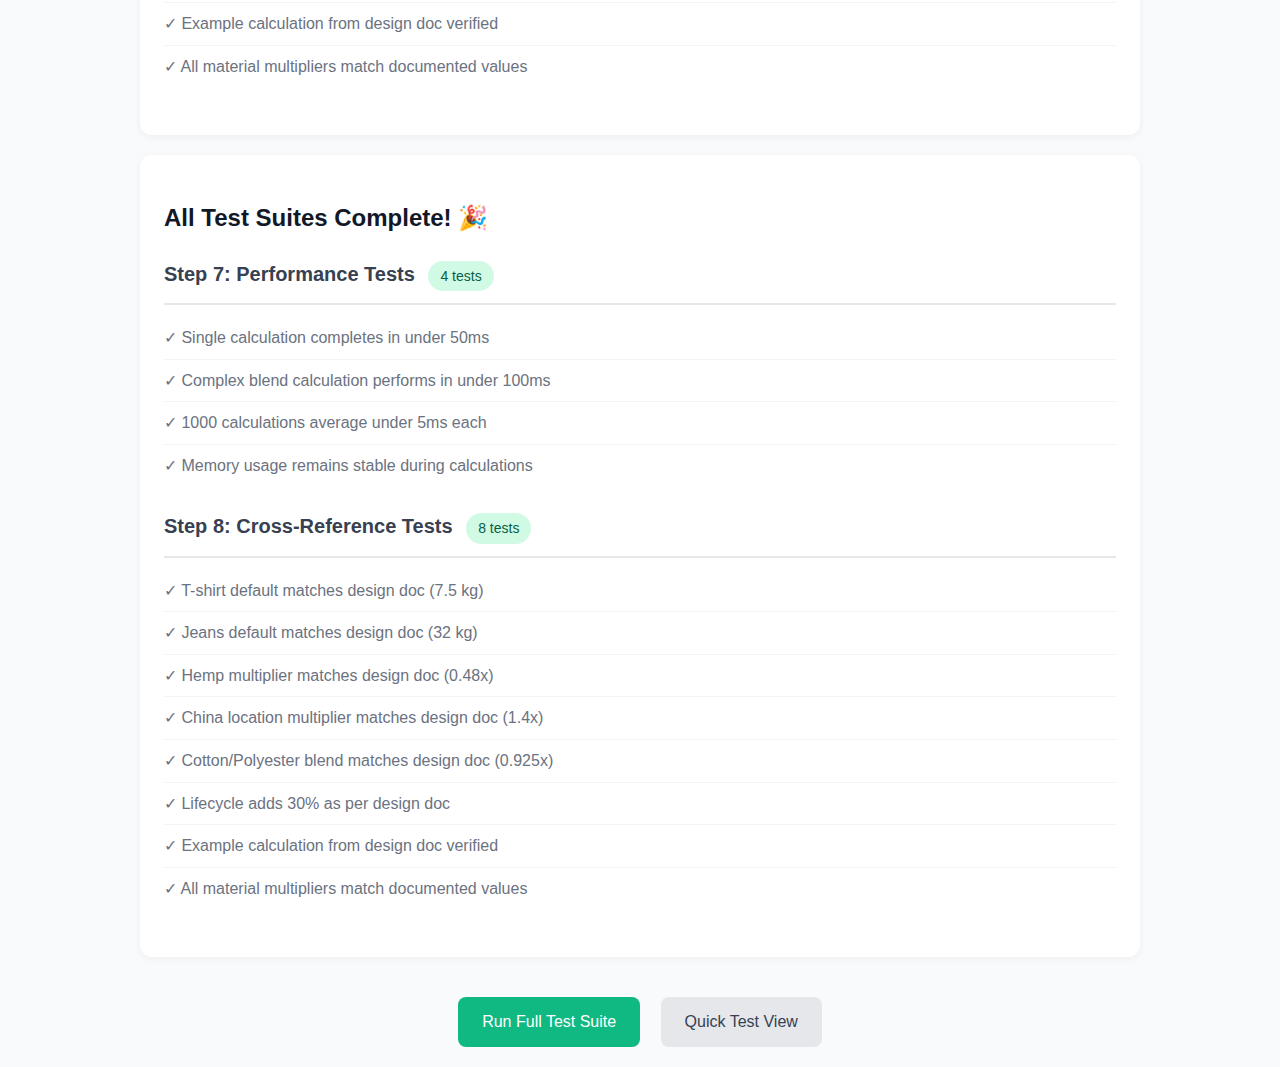
<file: public/tests/phase9-test-summary.html>
<!DOCTYPE html>
<html lang="en">
<head>
    <meta charset="UTF-8">
    <meta name="viewport" content="width=device-width, initial-scale=1.0">
    <title>Phase 9 Test Summary - Carbon Calculator</title>
    <style>
        body {
            font-family: -apple-system, BlinkMacSystemFont, 'Segoe UI', Roboto, sans-serif;
            background: #F9FAFB;
            color: #111827;
            margin: 0;
            padding: 20px;
            line-height: 1.6;
        }
        
        .container {
            max-width: 1000px;
            margin: 0 auto;
        }
        
        h1 {
            color: #111827;
            text-align: center;
            margin-bottom: 10px;
        }
        
        .subtitle {
            text-align: center;
            color: #6B7280;
            margin-bottom: 40px;
        }
        
        .summary-grid {
            display: grid;
            grid-template-columns: repeat(auto-fit, minmax(300px, 1fr));
            gap: 20px;
            margin-bottom: 40px;
        }
        
        .summary-card {
            background: white;
            border-radius: 12px;
            padding: 24px;
            box-shadow: 0 2px 8px rgba(0, 0, 0, 0.05);
        }
        
        .summary-card h2 {
            font-size: 18px;
            color: #374151;
            margin-bottom: 16px;
        }
        
        .test-count {
            font-size: 32px;
            font-weight: bold;
            color: #10B981;
            margin-bottom: 8px;
        }
        
        .test-list {
            background: white;
            border-radius: 12px;
            padding: 24px;
            margin-bottom: 20px;
            box-shadow: 0 2px 8px rgba(0, 0, 0, 0.05);
        }
        
        .test-suite {
            margin-bottom: 24px;
        }
        
        .suite-header {
            font-size: 20px;
            font-weight: 600;
            color: #374151;
            margin-bottom: 12px;
            padding-bottom: 12px;
            border-bottom: 2px solid #E5E7EB;
        }
        
        .test-item {
            padding: 8px 0;
            color: #6B7280;
            border-bottom: 1px solid #F3F4F6;
        }
        
        .test-item:last-child {
            border-bottom: none;
        }
        
        .badge {
            display: inline-block;
            padding: 4px 12px;
            border-radius: 20px;
            font-size: 14px;
            font-weight: 500;
            margin-left: 8px;
        }
        
        .badge.complete {
            background: #D1FAE5;
            color: #065F46;
        }
        
        .badge.pending {
            background: #FEE2E2;
            color: #DC2626;
        }
        
        .coverage-bar {
            width: 100%;
            height: 24px;
            background: #E5E7EB;
            border-radius: 12px;
            overflow: hidden;
            margin-top: 16px;
        }
        
        .coverage-fill {
            height: 100%;
            background: #10B981;
            transition: width 0.3s ease;
        }
        
        .actions {
            text-align: center;
            margin-top: 40px;
        }
        
        .btn {
            display: inline-block;
            padding: 12px 24px;
            border-radius: 8px;
            text-decoration: none;
            font-weight: 500;
            margin: 0 8px;
            transition: all 0.2s;
        }
        
        .btn-primary {
            background: #10B981;
            color: white;
        }
        
        .btn-primary:hover {
            background: #059669;
        }
        
        .btn-secondary {
            background: #E5E7EB;
            color: #374151;
        }
        
        .btn-secondary:hover {
            background: #D1D5DB;
        }
    </style>
</head>
<body>
    <div class="container">
        <h1>Fashion Carbon Calculator</h1>
        <p class="subtitle">Phase 9 - Testing & Validation Summary</p>
        
        <div class="summary-grid">
            <div class="summary-card">
                <h2>Total Test Coverage</h2>
                <div class="test-count">75</div>
                <p>Comprehensive unit tests</p>
                <div class="coverage-bar">
                    <div class="coverage-fill" style="width: 100%"></div>
                </div>
                <p style="margin-top: 8px; font-size: 14px; color: #6B7280;">8 of 8 test suites complete</p>
            </div>
            
            <div class="summary-card">
                <h2>Test Categories</h2>
                <ul style="list-style: none; padding: 0; margin: 0;">
                    <li style="padding: 4px 0;">✅ Engine Tests (13 tests)</li>
                    <li style="padding: 4px 0;">✅ Validation Tests (10 tests)</li>
                    <li style="padding: 4px 0;">✅ Data Integrity (11 tests)</li>
                    <li style="padding: 4px 0;">✅ Accuracy Tests (9 tests)</li>
                    <li style="padding: 4px 0;">✅ Integration Tests (5 tests)</li>
                    <li style="padding: 4px 0;">✅ Error Handling (9 tests)</li>
                    <li style="padding: 4px 0;">✅ Performance Tests (4 tests)</li>
                    <li style="padding: 4px 0;">✅ Cross-Reference Tests (8 tests)</li>
                </ul>
            </div>
            
            <div class="summary-card">
                <h2>Key Test Areas</h2>
                <ul style="list-style: none; padding: 0; margin: 0;">
                    <li style="padding: 4px 0;">🧮 All calculation paths</li>
                    <li style="padding: 4px 0;">🎯 Precision & rounding</li>
                    <li style="padding: 4px 0;">🔍 Input validation</li>
                    <li style="padding: 4px 0;">⚠️ Error scenarios</li>
                    <li style="padding: 4px 0;">🔄 State management</li>
                    <li style="padding: 4px 0;">📊 Data integrity</li>
                </ul>
            </div>
        </div>
        
        <div class="test-list">
            <h2>Completed Test Suites</h2>
            
            <div class="test-suite">
                <div class="suite-header">
                    Step 1: Calculator Engine Tests
                    <span class="badge complete">13 tests</span>
                </div>
                <div class="test-item">✓ All 4 item types (T-shirt, Jeans, Dress, Shoes)</div>
                <div class="test-item">✓ Single material multipliers (Hemp, Cotton, Wool, etc.)</div>
                <div class="test-item">✓ Pre-defined blends (Cotton/Polyester 50/50)</div>
                <div class="test-item">✓ Custom blends with multiple materials</div>
                <div class="test-item">✓ Location multipliers (China +40%, EU -15%)</div>
                <div class="test-item">✓ Lifecycle calculations (+30% rule)</div>
            </div>
            
            <div class="test-suite">
                <div class="suite-header">
                    Step 2: Data Validation Tests
                    <span class="badge complete">10 tests</span>
                </div>
                <div class="test-item">✓ Valid percentage ranges (0-100%)</div>
                <div class="test-item">✓ Invalid percentage sums</div>
                <div class="test-item">✓ Edge cases (0%, empty blends)</div>
                <div class="test-item">✓ Invalid inputs (null, undefined)</div>
                <div class="test-item">✓ Negative percentages</div>
                <div class="test-item">✓ Over 100% components</div>
            </div>
            
            <div class="test-suite">
                <div class="suite-header">
                    Step 3: Carbon Data Integrity Tests
                    <span class="badge complete">11 tests</span>
                </div>
                <div class="test-item">✓ Base values in reasonable ranges</div>
                <div class="test-item">✓ Item breakdowns sum to 100%</div>
                <div class="test-item">✓ All multipliers positive</div>
                <div class="test-item">✓ Sustainable materials have lower impact</div>
                <div class="test-item">✓ Location multipliers reflect clean energy</div>
                <div class="test-item">✓ Pre-calculated blends match formulas</div>
            </div>
            
            <div class="test-suite">
                <div class="suite-header">
                    Step 4: Calculation Accuracy Tests
                    <span class="badge complete">9 tests</span>
                </div>
                <div class="test-item">✓ Results rounded to 1 decimal place</div>
                <div class="test-item">✓ Precision maintained with complex percentages</div>
                <div class="test-item">✓ Very small and large values handled correctly</div>
                <div class="test-item">✓ Multiple multipliers compound properly</div>
                <div class="test-item">✓ Matches design document baselines</div>
                <div class="test-item">✓ Lifecycle always 30% more than manufacturing</div>
            </div>
            
            <div class="test-suite">
                <div class="suite-header">
                    Step 5: Integration Tests
                    <span class="badge complete">5 tests</span>
                </div>
                <div class="test-item">✓ Complete calculation flow</div>
                <div class="test-item">✓ State persistence between calculations</div>
                <div class="test-item">✓ Custom blend full calculations</div>
                <div class="test-item">✓ All default combinations</div>
                <div class="test-item">✓ Range calculations (uncertainty)</div>
            </div>
            
            <div class="test-suite">
                <div class="suite-header">
                    Step 6: Error Handling Tests
                    <span class="badge complete">9 tests</span>
                </div>
                <div class="test-item">✓ Graceful handling of missing data</div>
                <div class="test-item">✓ Invalid inputs rejected with clear messages</div>
                <div class="test-item">✓ Boundary conditions (empty strings, special chars)</div>
                <div class="test-item">✓ Malformed data structures</div>
                <div class="test-item">✓ Recovery from errors</div>
            </div>
            
            <div class="test-suite">
                <div class="suite-header">
                    Step 7: Performance Tests
                    <span class="badge complete">4 tests</span>
                </div>
                <div class="test-item">✓ Single calculation completes in under 50ms</div>
                <div class="test-item">✓ Complex blend calculation performs in under 100ms</div>
                <div class="test-item">✓ 1000 calculations average under 5ms each</div>
                <div class="test-item">✓ Memory usage remains stable during calculations</div>
            </div>
            
            <div class="test-suite">
                <div class="suite-header">
                    Step 8: Cross-Reference Tests
                    <span class="badge complete">8 tests</span>
                </div>
                <div class="test-item">✓ T-shirt default matches design doc (7.5 kg)</div>
                <div class="test-item">✓ Jeans default matches design doc (32 kg)</div>
                <div class="test-item">✓ Hemp multiplier matches design doc (0.48x)</div>
                <div class="test-item">✓ China location multiplier matches design doc (1.4x)</div>
                <div class="test-item">✓ Cotton/Polyester blend matches design doc (0.925x)</div>
                <div class="test-item">✓ Lifecycle adds 30% as per design doc</div>
                <div class="test-item">✓ Example calculation from design doc verified</div>
                <div class="test-item">✓ All material multipliers match documented values</div>
            </div>
        </div>
        
        <div class="test-list">
            <h2>All Test Suites Complete! 🎉</h2>
            
            <div class="test-suite">
                <div class="suite-header">
                    Step 7: Performance Tests
                    <span class="badge complete">4 tests</span>
                </div>
                <div class="test-item">✓ Single calculation completes in under 50ms</div>
                <div class="test-item">✓ Complex blend calculation performs in under 100ms</div>
                <div class="test-item">✓ 1000 calculations average under 5ms each</div>
                <div class="test-item">✓ Memory usage remains stable during calculations</div>
            </div>
            
            <div class="test-suite">
                <div class="suite-header">
                    Step 8: Cross-Reference Tests
                    <span class="badge complete">8 tests</span>
                </div>
                <div class="test-item">✓ T-shirt default matches design doc (7.5 kg)</div>
                <div class="test-item">✓ Jeans default matches design doc (32 kg)</div>
                <div class="test-item">✓ Hemp multiplier matches design doc (0.48x)</div>
                <div class="test-item">✓ China location multiplier matches design doc (1.4x)</div>
                <div class="test-item">✓ Cotton/Polyester blend matches design doc (0.925x)</div>
                <div class="test-item">✓ Lifecycle adds 30% as per design doc</div>
                <div class="test-item">✓ Example calculation from design doc verified</div>
                <div class="test-item">✓ All material multipliers match documented values</div>
            </div>
        </div>
        
        <div class="actions">
            <a href="calculator-unit-tests.html" class="btn btn-primary">Run Full Test Suite</a>
            <a href="phase9-test-runner.html" class="btn btn-secondary">Quick Test View</a>
        </div>
    </div>
</body>
</html>
</file>
<file: public/css/animations.css>
/* Smooth transitions and animations for Phase 6 */

/* Base transitions */
* {
  transition-property: background-color, border-color, color, fill, stroke, opacity, box-shadow, transform;
  transition-duration: 150ms;
  transition-timing-function: cubic-bezier(0.4, 0, 0.2, 1);
}

/* Fade in animation */
@keyframes fadeIn {
  from {
    opacity: 0;
    transform: translateY(10px);
  }
  to {
    opacity: 1;
    transform: translateY(0);
  }
}

/* Slide animations */
@keyframes slideInRight {
  from {
    transform: translateX(100%);
    opacity: 0;
  }
  to {
    transform: translateX(0);
    opacity: 1;
  }
}

@keyframes slideInLeft {
  from {
    transform: translateX(-100%);
    opacity: 0;
  }
  to {
    transform: translateX(0);
    opacity: 1;
  }
}

/* Number counting animation */
@keyframes countUp {
  from {
    opacity: 0;
    transform: scale(0.8);
  }
  to {
    opacity: 1;
    transform: scale(1);
  }
}

/* Pulse animation for buttons */
@keyframes pulse {
  0% {
    transform: scale(1);
    box-shadow: 0 0 0 0 rgba(16, 185, 129, 0.7);
  }
  70% {
    transform: scale(1.05);
    box-shadow: 0 0 0 10px rgba(16, 185, 129, 0);
  }
  100% {
    transform: scale(1);
    box-shadow: 0 0 0 0 rgba(16, 185, 129, 0);
  }
}

/* Loading spinner */
@keyframes spin {
  to {
    transform: rotate(360deg);
  }
}

/* Step transitions */
.step-container {
  animation: fadeIn 0.3s ease-out;
}

.step-container.entering {
  animation: slideInRight 0.3s ease-out;
}

.step-container.leaving {
  animation: slideInLeft 0.3s ease-out reverse;
}

/* Card hover effects */
.card {
  transition: all 0.3s ease;
  cursor: pointer;
}

.card:hover {
  transform: translateY(-4px);
  box-shadow: 0 10px 20px rgba(0, 0, 0, 0.1);
}

.card:active {
  transform: translateY(-2px);
  box-shadow: 0 5px 10px rgba(0, 0, 0, 0.1);
}

/* Button animations */
.btn {
  position: relative;
  overflow: hidden;
  transition: all 0.3s ease;
}

.btn::after {
  content: '';
  position: absolute;
  top: 50%;
  left: 50%;
  width: 0;
  height: 0;
  border-radius: 50%;
  background: rgba(255, 255, 255, 0.3);
  transform: translate(-50%, -50%);
  transition: width 0.6s, height 0.6s;
}

.btn:active::after {
  width: 300px;
  height: 300px;
}

.btn-primary:hover {
  background-color: #059669;
  transform: translateY(-2px);
  box-shadow: 0 4px 12px rgba(16, 185, 129, 0.3);
}

/* Loading states */
.loading {
  position: relative;
  pointer-events: none;
  opacity: 0.7;
}

.loading::after {
  content: '';
  position: absolute;
  top: 50%;
  left: 50%;
  width: 20px;
  height: 20px;
  margin: -10px 0 0 -10px;
  border: 2px solid #f3f3f3;
  border-top: 2px solid #10B981;
  border-radius: 50%;
  animation: spin 1s linear infinite;
}

/* Number animation class */
.number-animate {
  display: inline-block;
  animation: countUp 0.6s ease-out;
}

/* Progress bar animation */
.progress-bar {
  position: relative;
  height: 4px;
  background: #E5E7EB;
  border-radius: 2px;
  overflow: hidden;
}

.progress-bar-fill {
  height: 100%;
  background: #10B981;
  border-radius: 2px;
  transition: width 0.5s ease-out;
}

/* Install button animation */
#installButton {
  animation: pulse 2s infinite;
}

/* Update banner animation */
.update-banner {
  position: fixed;
  top: 0;
  left: 0;
  right: 0;
  background: #3B82F6;
  color: white;
  padding: 12px;
  text-align: center;
  animation: slideInRight 0.3s ease-out;
  z-index: 1000;
}

.update-banner button {
  background: white;
  color: #3B82F6;
  border: none;
  padding: 6px 16px;
  border-radius: 4px;
  margin-left: 12px;
  cursor: pointer;
  transition: all 0.2s;
}

.update-banner button:hover {
  transform: scale(1.05);
}

/* Skeleton loading animation */
@keyframes shimmer {
  0% {
    background-position: -1000px 0;
  }
  100% {
    background-position: 1000px 0;
  }
}

.skeleton {
  background: linear-gradient(90deg, #f0f0f0 25%, #e0e0e0 50%, #f0f0f0 75%);
  background-size: 1000px 100%;
  animation: shimmer 2s infinite;
}

/* Success checkmark animation */
@keyframes checkmark {
  0% {
    stroke-dashoffset: 100;
  }
  100% {
    stroke-dashoffset: 0;
  }
}

.checkmark-circle {
  stroke-dasharray: 166;
  stroke-dashoffset: 166;
  stroke-width: 2;
  stroke-miterlimit: 10;
  stroke: #10B981;
  fill: none;
  animation: checkmark 0.6s ease-in-out forwards;
}

.checkmark-check {
  transform-origin: 50% 50%;
  stroke-dasharray: 48;
  stroke-dashoffset: 48;
  animation: checkmark 0.3s ease-in-out 0.3s forwards;
}

/* Mobile-specific animations */
@media (max-width: 768px) {
  .card:hover {
    transform: none;
  }
  
  .card:active {
    transform: scale(0.98);
  }
  
  /* Disable hover effects on mobile */
  @media (hover: none) {
    .card:hover {
      transform: none;
      box-shadow: 0 2px 4px rgba(0, 0, 0, 0.1);
    }
  }
}

/* Confetti animation for successful calculation */
@keyframes confetti-fall {
  0% {
    transform: translateY(-100vh) rotate(0deg);
    opacity: 1;
  }
  100% {
    transform: translateY(100vh) rotate(720deg);
    opacity: 0;
  }
}

.confetti {
  position: fixed;
  width: 10px;
  height: 10px;
  background: #10B981;
  animation: confetti-fall 3s linear;
  pointer-events: none;
}

.confetti:nth-child(2n) {
  background: #3B82F6;
  animation-duration: 2.5s;
}

.confetti:nth-child(3n) {
  background: #F59E0B;
  animation-duration: 3.5s;
}

/* Gesture hint animations */
@keyframes tap-hint {
  0%, 100% {
    transform: scale(1);
    opacity: 0.5;
  }
  50% {
    transform: scale(1.2);
    opacity: 1;
  }
}

.tap-hint {
  animation: tap-hint 1.5s ease-in-out infinite;
}

/* Results reveal animation */
@keyframes result-reveal {
  0% {
    transform: scale(0.8) translateY(20px);
    opacity: 0;
  }
  50% {
    transform: scale(1.05) translateY(-5px);
  }
  100% {
    transform: scale(1) translateY(0);
    opacity: 1;
  }
}

.result-card {
  animation: result-reveal 0.6s var(--ease-elastic);
}

/* Comparison bar animation */
@keyframes bar-grow {
  from {
    width: 0;
  }
}

.comparison-bar {
  animation: bar-grow 1s var(--ease-out-expo) forwards;
  background: linear-gradient(90deg, #10B981 0%, #059669 100%);
}
</file>
<file: public/css/help-system.css>
/* Help System CSS Styles */

/* === TOOLTIP STYLES === */
.tooltip {
  position: fixed;
  z-index: 10000;
  background: #1F2937;
  color: white;
  padding: 8px 12px;
  border-radius: 6px;
  font-size: 14px;
  line-height: 1.4;
  max-width: 300px;
  box-shadow: 0 4px 12px rgba(0, 0, 0, 0.15);
  opacity: 0;
  transform: translateY(-4px);
  transition: opacity 0.2s ease, transform 0.2s ease;
  pointer-events: none;
}

.tooltip.tooltip-visible {
  opacity: 1;
  transform: translateY(0);
  pointer-events: auto;
}

.tooltip.tooltip-mobile {
  position: fixed;
  top: 50% !important;
  left: 50% !important;
  transform: translate(-50%, -50%);
  max-width: 90vw;
  max-height: 80vh;
  overflow-y: auto;
  padding: 20px;
  border-radius: 12px;
  box-shadow: 0 10px 25px rgba(0, 0, 0, 0.2);
}

/* Tooltip arrows */
.tooltip-top::after {
  content: '';
  position: absolute;
  top: 100%;
  left: 50%;
  margin-left: -5px;
  border-width: 5px;
  border-style: solid;
  border-color: #1F2937 transparent transparent transparent;
}

.tooltip-bottom::after {
  content: '';
  position: absolute;
  bottom: 100%;
  left: 50%;
  margin-left: -5px;
  border-width: 5px;
  border-style: solid;
  border-color: transparent transparent #1F2937 transparent;
}

.tooltip-left::after {
  content: '';
  position: absolute;
  top: 50%;
  left: 100%;
  margin-top: -5px;
  border-width: 5px;
  border-style: solid;
  border-color: transparent transparent transparent #1F2937;
}

.tooltip-right::after {
  content: '';
  position: absolute;
  top: 50%;
  right: 100%;
  margin-top: -5px;
  border-width: 5px;
  border-style: solid;
  border-color: transparent #1F2937 transparent transparent;
}

/* Rich tooltip styling */
.tooltip-rich {
  background: #1F2937;
  color: white;
  max-width: 350px;
  padding: 0;
}

.tooltip-rich .tooltip-header,
.tooltip-rich .tooltip-content {
  padding: 12px 16px;
}

/* Rich tooltip content */
.tooltip-header {
  display: flex;
  justify-content: space-between;
  align-items: center;
  margin-bottom: 12px;
  padding-bottom: 8px;
  border-bottom: 1px solid #374151;
}

.tooltip-header h4 {
  margin: 0;
  color: #F9FAFB;
  font-size: 16px;
  font-weight: 600;
}

.tooltip-close {
  background: none;
  border: none;
  color: #9CA3AF;
  font-size: 20px;
  cursor: pointer;
  padding: 0;
  width: 24px;
  height: 24px;
  display: flex;
  align-items: center;
  justify-content: center;
  border-radius: 4px;
  transition: color 0.2s, background-color 0.2s;
}

.tooltip-close:hover {
  color: #F9FAFB;
  background-color: #374151;
}

.tooltip-content p {
  margin: 0 0 12px 0;
  color: #E5E7EB;
}

.tooltip-tips {
  list-style: none;
  padding: 0;
  margin: 12px 0;
}

.tooltip-tips li {
  position: relative;
  padding-left: 20px;
  margin-bottom: 8px;
  color: #D1D5DB;
  font-size: 13px;
}

.tooltip-tips li::before {
  content: '•';
  position: absolute;
  left: 0;
  color: #10B981;
  font-weight: bold;
}

.tooltip-more {
  background: #10B981;
  color: white;
  border: none;
  padding: 8px 16px;
  border-radius: 4px;
  font-size: 13px;
  cursor: pointer;
  transition: background-color 0.2s;
}

.tooltip-more:hover {
  background: #059669;
}

/* === MODAL STYLES === */
.modal {
  position: fixed;
  top: 0;
  left: 0;
  right: 0;
  bottom: 0;
  z-index: 10001;
  opacity: 0;
  visibility: hidden;
  transition: opacity 0.3s ease, visibility 0.3s ease;
}

.modal.modal-visible {
  opacity: 1;
  visibility: visible;
}

.modal-backdrop {
  position: absolute;
  top: 0;
  left: 0;
  right: 0;
  bottom: 0;
  background: rgba(0, 0, 0, 0.5);
  backdrop-filter: blur(2px);
}

.modal-dialog {
  position: relative;
  width: 100%;
  height: 100%;
  display: flex;
  align-items: center;
  justify-content: center;
  padding: 20px;
}

.modal-content {
  background: white;
  border-radius: 12px;
  box-shadow: 0 10px 25px rgba(0, 0, 0, 0.1);
  max-height: 90vh;
  overflow-y: auto;
  transform: scale(0.95);
  transition: transform 0.3s ease;
}

.modal-visible .modal-content {
  transform: scale(1);
}

/* Modal sizes */
.modal-small .modal-content {
  max-width: 400px;
}

.modal-medium .modal-content {
  max-width: 600px;
}

.modal-large .modal-content {
  max-width: 800px;
}

.modal-mobile .modal-content {
  width: 100%;
  max-width: none;
  margin: 0;
  border-radius: 12px 12px 0 0;
  position: absolute;
  bottom: 0;
  max-height: 80vh;
}

.modal-header {
  display: flex;
  justify-content: space-between;
  align-items: center;
  padding: 20px 24px;
  border-bottom: 1px solid #E5E7EB;
}

.modal-title {
  margin: 0;
  color: #111827;
  font-size: 20px;
  font-weight: 600;
}

.modal-close {
  background: none;
  border: none;
  color: #6B7280;
  font-size: 24px;
  cursor: pointer;
  padding: 0;
  width: 32px;
  height: 32px;
  display: flex;
  align-items: center;
  justify-content: center;
  border-radius: 6px;
  transition: color 0.2s, background-color 0.2s;
}

.modal-close:hover {
  color: #374151;
  background-color: #F3F4F6;
}

.modal-body {
  padding: 24px;
  color: #374151;
  line-height: 1.6;
}

.modal-body h3 {
  color: #111827;
  font-size: 18px;
  margin-bottom: 16px;
}

.modal-body h4 {
  color: #111827;
  font-size: 16px;
  margin-bottom: 12px;
  margin-top: 24px;
}

.modal-body ul {
  margin: 12px 0;
  padding-left: 20px;
}

.modal-body li {
  margin-bottom: 8px;
}

.modal-body pre {
  background: #F3F4F6;
  padding: 16px;
  border-radius: 6px;
  overflow-x: auto;
  font-size: 14px;
  line-height: 1.4;
}

.modal-footer {
  display: flex;
  justify-content: flex-end;
  gap: 12px;
  padding: 20px 24px;
  border-top: 1px solid #E5E7EB;
}

.modal-btn {
  padding: 10px 20px;
  border-radius: 6px;
  font-size: 14px;
  font-weight: 500;
  cursor: pointer;
  transition: all 0.2s;
  border: 1px solid transparent;
}

.modal-btn-primary {
  background: #10B981;
  color: white;
}

.modal-btn-primary:hover {
  background: #059669;
}

.modal-btn-secondary {
  background: #F9FAFB;
  color: #374151;
  border-color: #D1D5DB;
}

.modal-btn-secondary:hover {
  background: #F3F4F6;
  border-color: #9CA3AF;
}

.modal-secondary-links {
  margin-top: 24px;
  padding-top: 20px;
  border-top: 1px solid #E5E7EB;
}

.modal-secondary-links h4 {
  color: #111827;
  font-size: 16px;
  margin-bottom: 12px;
}

.modal-secondary-links ul {
  list-style: none;
  padding: 0;
}

.modal-secondary-links li {
  margin-bottom: 8px;
}

.link-button {
  background: none;
  border: none;
  color: #10B981;
  font-size: 14px;
  cursor: pointer;
  text-decoration: underline;
  padding: 0;
}

.link-button:hover {
  color: #059669;
}

/* Quick help modal */
.modal-quick-help .modal-content {
  max-width: 400px;
  text-align: center;
}

.quick-help-content {
  padding: 20px;
  color: #374151;
}

/* Calculation help */
.calculation-help {
  max-width: 500px;
}

.calculation-breakdown {
  background: #F9FAFB;
  padding: 20px;
  border-radius: 8px;
  margin: 16px 0;
}

.calc-row {
  display: flex;
  justify-content: space-between;
  margin-bottom: 8px;
  padding: 4px 0;
}

.calc-row.calc-total {
  border-top: 2px solid #10B981;
  padding-top: 12px;
  margin-top: 12px;
  font-weight: 600;
}

.calc-label {
  color: #374151;
}

.calc-value {
  color: #111827;
  font-weight: 500;
}

.calc-sources {
  margin-top: 20px;
}

.calc-sources h4 {
  color: #111827;
  margin-bottom: 8px;
}

.calc-sources ul {
  list-style: none;
  padding: 0;
  color: #6B7280;
  font-size: 14px;
}

.calc-sources li {
  margin-bottom: 4px;
}

/* === HELP ICON STYLES === */
.help-icon {
  background: #10B981;
  color: white;
  border: none;
  width: 20px;
  height: 20px;
  border-radius: 50%;
  font-size: 12px;
  font-weight: bold;
  cursor: pointer;
  display: inline-flex;
  align-items: center;
  justify-content: center;
  margin-left: 8px;
  transition: background-color 0.2s;
}

.help-icon:hover {
  background: #059669;
}

/* === COLLAPSIBLE HELP SECTIONS === */
.help-section {
  border: 1px solid #E5E7EB;
  border-radius: 8px;
  margin-bottom: 16px;
  overflow: hidden;
}

.help-header {
  background: #F9FAFB;
  padding: 16px;
  cursor: pointer;
  display: flex;
  justify-content: space-between;
  align-items: center;
  transition: background-color 0.2s;
}

.help-header:hover {
  background: #F3F4F6;
}

.help-header h4 {
  margin: 0;
  color: #111827;
  font-size: 16px;
}

.help-toggle {
  background: none;
  border: none;
  color: #6B7280;
  font-size: 18px;
  cursor: pointer;
  width: 24px;
  height: 24px;
  display: flex;
  align-items: center;
  justify-content: center;
  border-radius: 4px;
  transition: color 0.2s, background-color 0.2s;
}

.help-toggle:hover {
  color: #374151;
  background-color: #E5E7EB;
}

.help-content {
  padding: 16px;
  background: white;
  transition: max-height 0.3s ease, padding 0.3s ease;
}

.help-content.help-collapsed {
  max-height: 0;
  padding: 0 16px;
  overflow: hidden;
}

/* === BOTTOM SHEET STYLES === */
.bottom-sheet {
  position: fixed;
  top: 0;
  left: 0;
  right: 0;
  bottom: 0;
  z-index: 10002;
  opacity: 0;
  visibility: hidden;
  transition: opacity 0.3s ease, visibility 0.3s ease;
}

.bottom-sheet.bottom-sheet-visible {
  opacity: 1;
  visibility: visible;
}

.bottom-sheet-backdrop {
  position: absolute;
  top: 0;
  left: 0;
  right: 0;
  bottom: 0;
  background: rgba(0, 0, 0, 0.5);
  backdrop-filter: blur(2px);
}

.bottom-sheet-content {
  position: absolute;
  bottom: 0;
  left: 0;
  right: 0;
  background: white;
  border-radius: 16px 16px 0 0;
  max-height: 80vh;
  overflow-y: auto;
  transform: translateY(100%);
  transition: transform 0.3s ease;
}

.bottom-sheet-visible .bottom-sheet-content {
  transform: translateY(0);
}

.bottom-sheet-header {
  position: relative;
  padding: 20px;
  border-bottom: 1px solid #E5E7EB;
  text-align: center;
}

.bottom-sheet-handle {
  position: absolute;
  top: 8px;
  left: 50%;
  transform: translateX(-50%);
  width: 40px;
  height: 4px;
  background: #D1D5DB;
  border-radius: 2px;
}

.bottom-sheet-header h3 {
  margin: 0;
  color: #111827;
  font-size: 18px;
  font-weight: 600;
}

.bottom-sheet-close {
  position: absolute;
  top: 20px;
  right: 20px;
  background: none;
  border: none;
  color: #6B7280;
  font-size: 20px;
  cursor: pointer;
  width: 32px;
  height: 32px;
  display: flex;
  align-items: center;
  justify-content: center;
  border-radius: 6px;
  transition: color 0.2s, background-color 0.2s;
}

.bottom-sheet-close:hover {
  color: #374151;
  background-color: #F3F4F6;
}

.bottom-sheet-body {
  padding: 20px;
}

/* === FAQ STYLES === */
.faq-container {
  max-width: 800px;
  margin: 0 auto;
}

.faq-header {
  text-align: center;
  margin-bottom: 32px;
}

.faq-header h3 {
  color: #111827;
  font-size: 24px;
  margin-bottom: 8px;
}

.faq-item {
  margin-bottom: 16px;
}

.faq-question {
  font-weight: 600;
}

.faq-answer {
  color: #6B7280;
}

/* === STEP GUIDE STYLES === */
.step-guide {
  max-width: 600px;
  margin: 0 auto;
  background: white;
  border-radius: 12px;
  box-shadow: 0 4px 12px rgba(0, 0, 0, 0.1);
  overflow: hidden;
}

.step-guide-header {
  background: #F9FAFB;
  padding: 24px;
  border-bottom: 1px solid #E5E7EB;
}

.step-guide-header h3 {
  margin: 0 0 16px 0;
  color: #111827;
  font-size: 20px;
  text-align: center;
}

.step-progress {
  display: flex;
  justify-content: space-between;
  align-items: center;
}

.step-progress-bar {
  flex: 1;
  height: 6px;
  background: #E5E7EB;
  border-radius: 3px;
  overflow: hidden;
  margin-right: 16px;
}

.step-progress-fill {
  height: 100%;
  background: #10B981;
  transition: width 0.3s ease;
}

.step-counter {
  color: #6B7280;
  font-size: 14px;
  font-weight: 500;
}

.step-guide-content {
  padding: 24px;
  max-height: 400px;
  overflow-y: auto;
}

.step-item {
  display: none;
  opacity: 0;
  transform: translateX(20px);
  transition: opacity 0.3s ease, transform 0.3s ease;
}

.step-item.step-active {
  display: flex;
  opacity: 1;
  transform: translateX(0);
}

.step-number {
  flex-shrink: 0;
  width: 40px;
  height: 40px;
  background: #10B981;
  color: white;
  border-radius: 50%;
  display: flex;
  align-items: center;
  justify-content: center;
  font-weight: 600;
  margin-right: 16px;
}

.step-content {
  flex: 1;
}

.step-content h4 {
  margin: 0 0 8px 0;
  color: #111827;
  font-size: 18px;
}

.step-content p {
  margin: 0;
  color: #6B7280;
  line-height: 1.6;
}

.step-image {
  width: 100%;
  max-width: 200px;
  height: auto;
  border-radius: 8px;
  margin-top: 12px;
}

.step-guide-controls {
  display: flex;
  justify-content: space-between;
  padding: 20px 24px;
  border-top: 1px solid #E5E7EB;
}

.step-btn {
  padding: 10px 20px;
  border-radius: 6px;
  font-size: 14px;
  font-weight: 500;
  cursor: pointer;
  transition: all 0.2s;
  border: 1px solid #D1D5DB;
  background: white;
  color: #374151;
}

.step-btn:hover:not(:disabled) {
  background: #F3F4F6;
  border-color: #9CA3AF;
}

.step-btn:disabled {
  opacity: 0.5;
  cursor: not-allowed;
}

.step-next {
  background: #10B981;
  color: white;
  border-color: #10B981;
}

.step-next:hover:not(:disabled) {
  background: #059669;
  border-color: #059669;
}

/* === RESPONSIVE STYLES === */
@media (max-width: 768px) {
  .modal-dialog {
    padding: 10px;
  }
  
  .modal-header,
  .modal-body,
  .modal-footer {
    padding: 16px;
  }
  
  .modal-title {
    font-size: 18px;
  }
  
  .help-icon {
    width: 18px;
    height: 18px;
    font-size: 11px;
  }
  
  .step-guide {
    margin: 10px;
  }
  
  .step-item {
    flex-direction: column;
    text-align: center;
  }
  
  .step-number {
    margin: 0 0 16px 0;
  }
}

/* === UTILITY CLASSES === */
.modal-open {
  overflow: hidden;
}

.help-hidden {
  display: none;
}

.help-visible {
  display: block;
}

.help-fade-in {
  animation: fadeIn 0.3s ease;
}

@keyframes fadeIn {
  from {
    opacity: 0;
    transform: translateY(10px);
  }
  to {
    opacity: 1;
    transform: translateY(0);
  }
}
</file>
